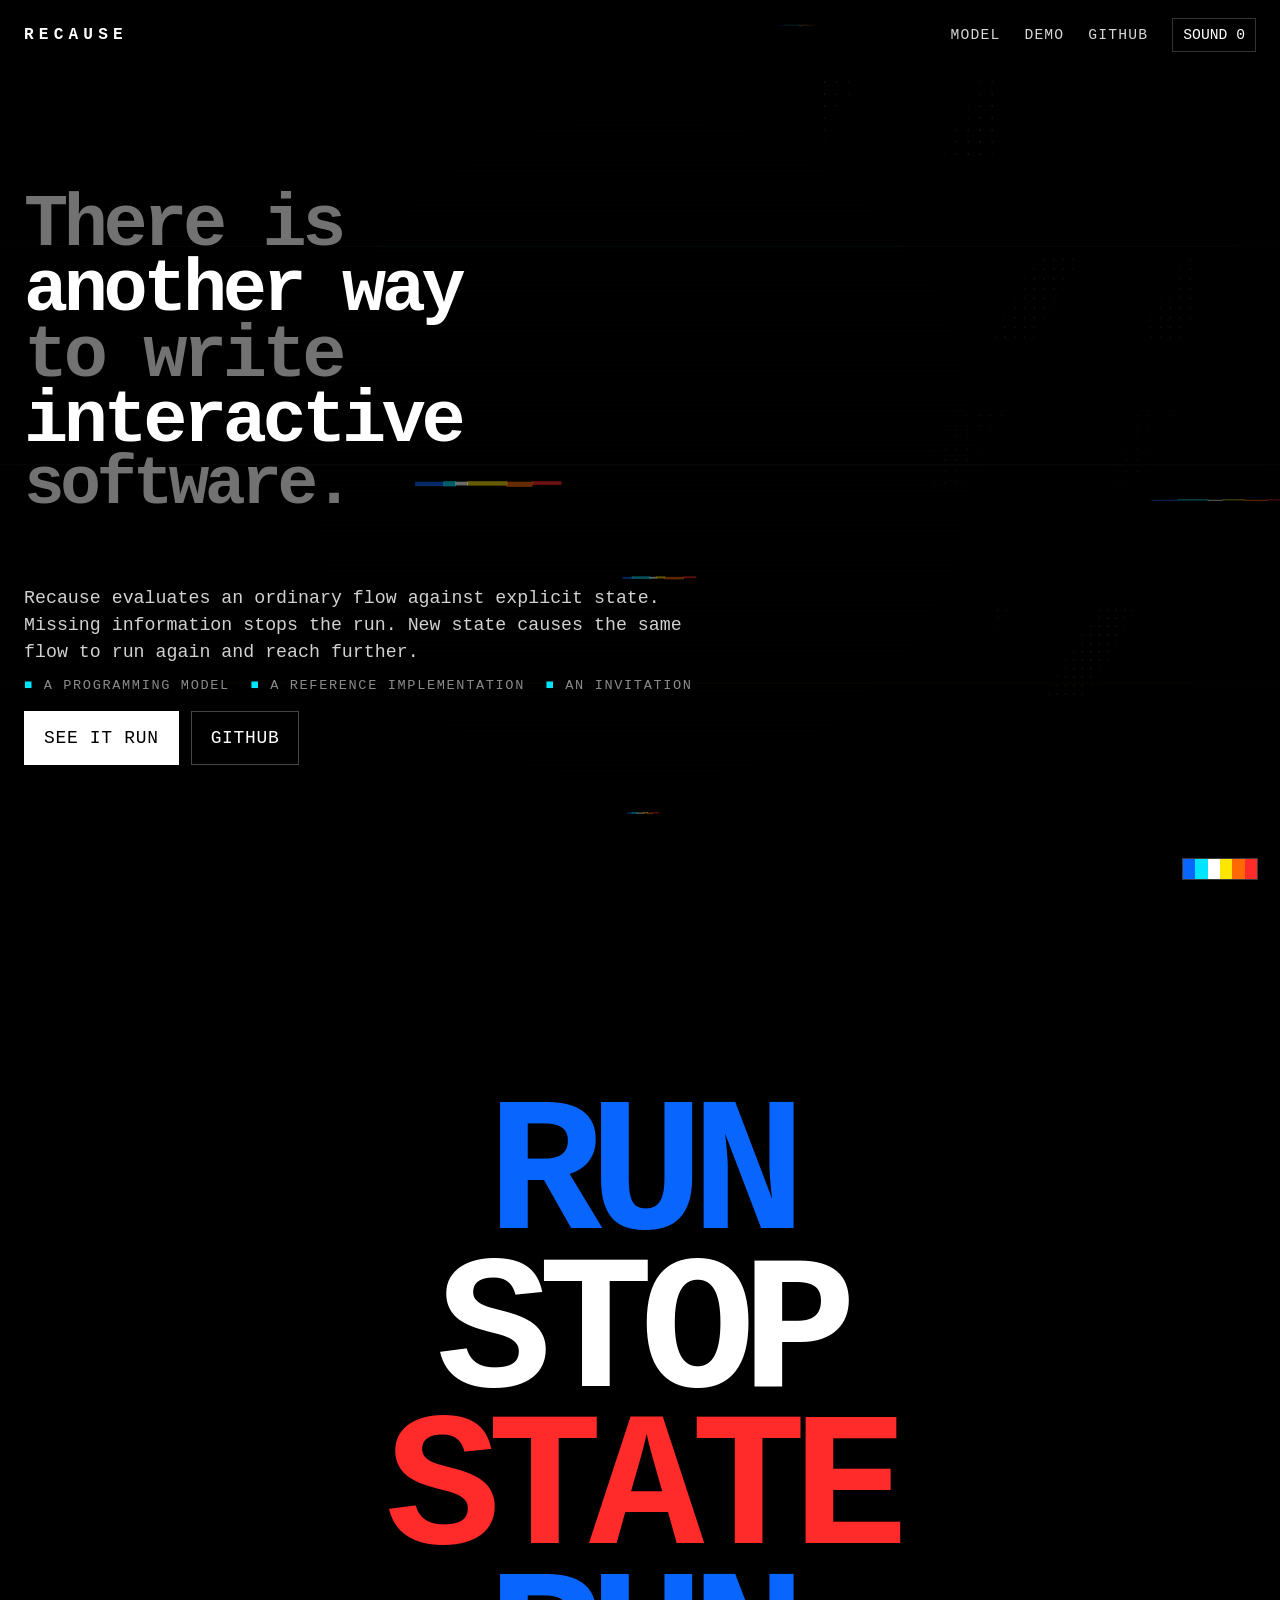
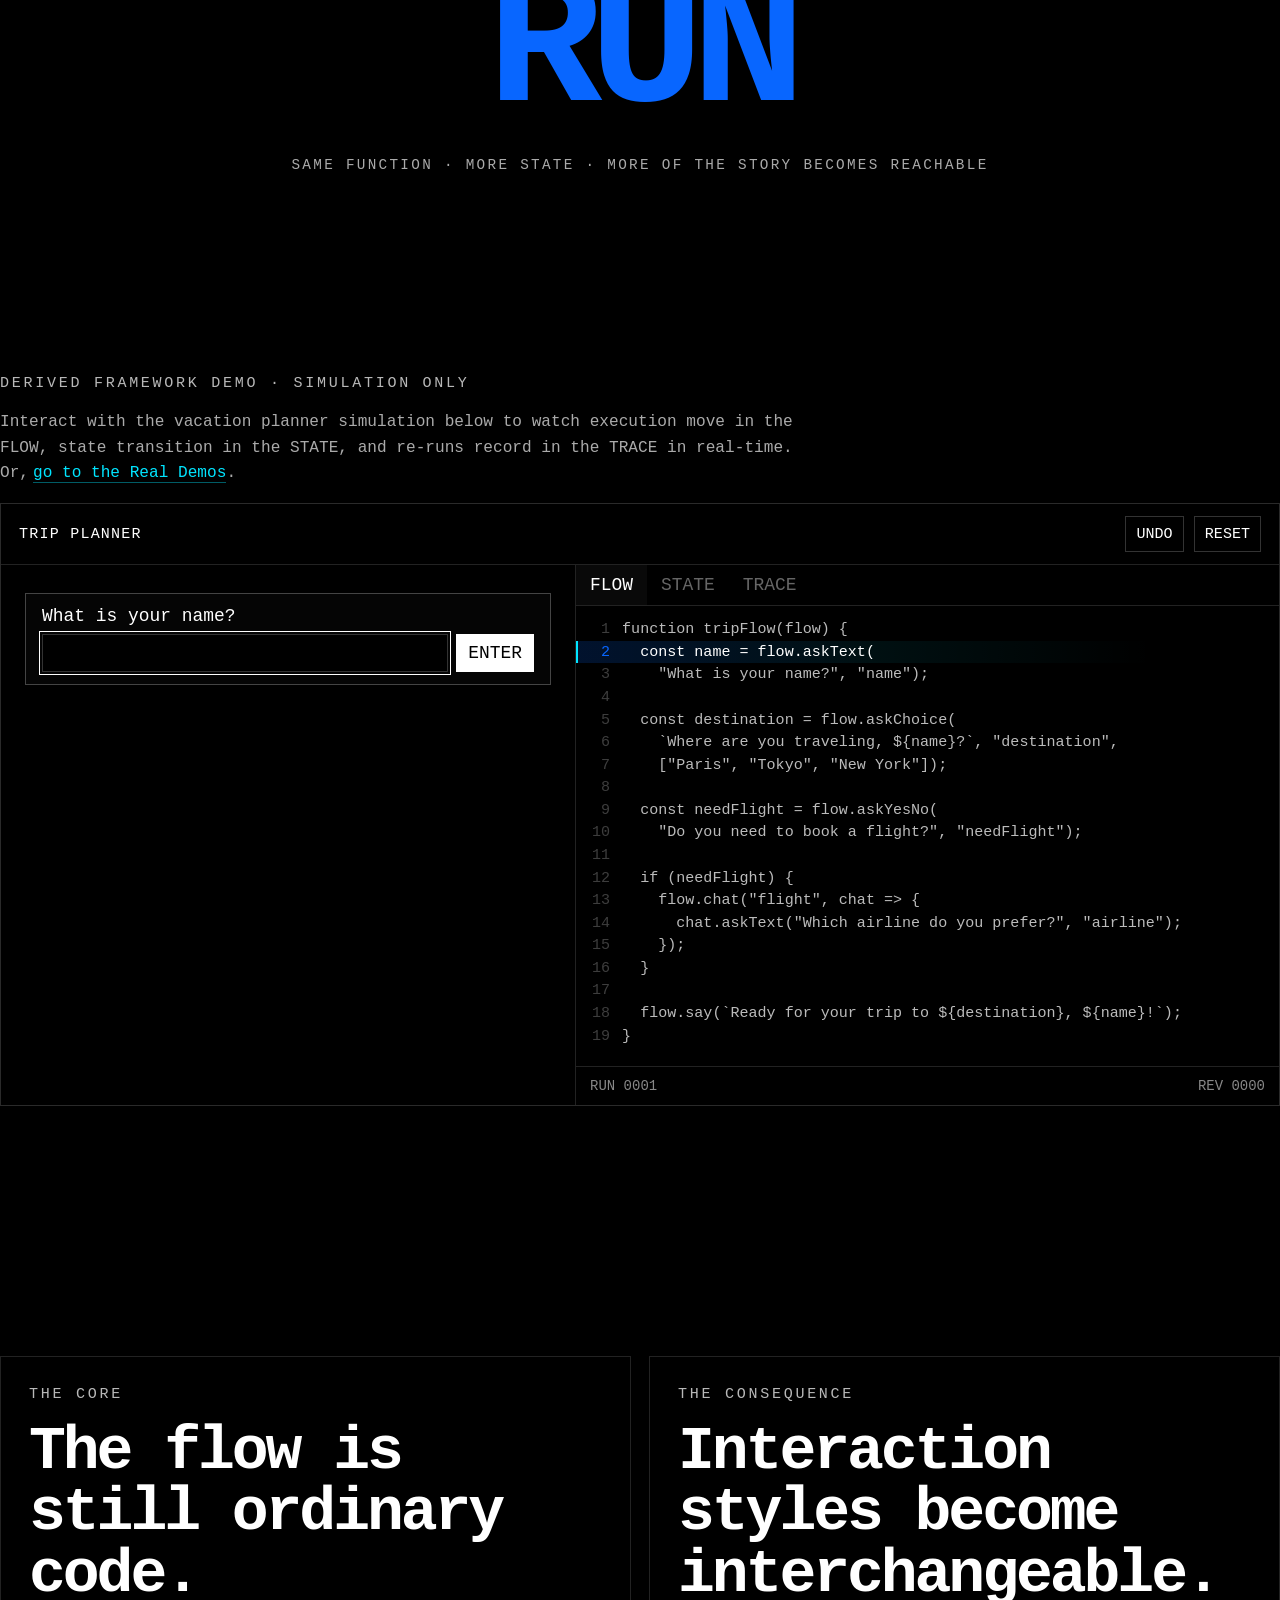
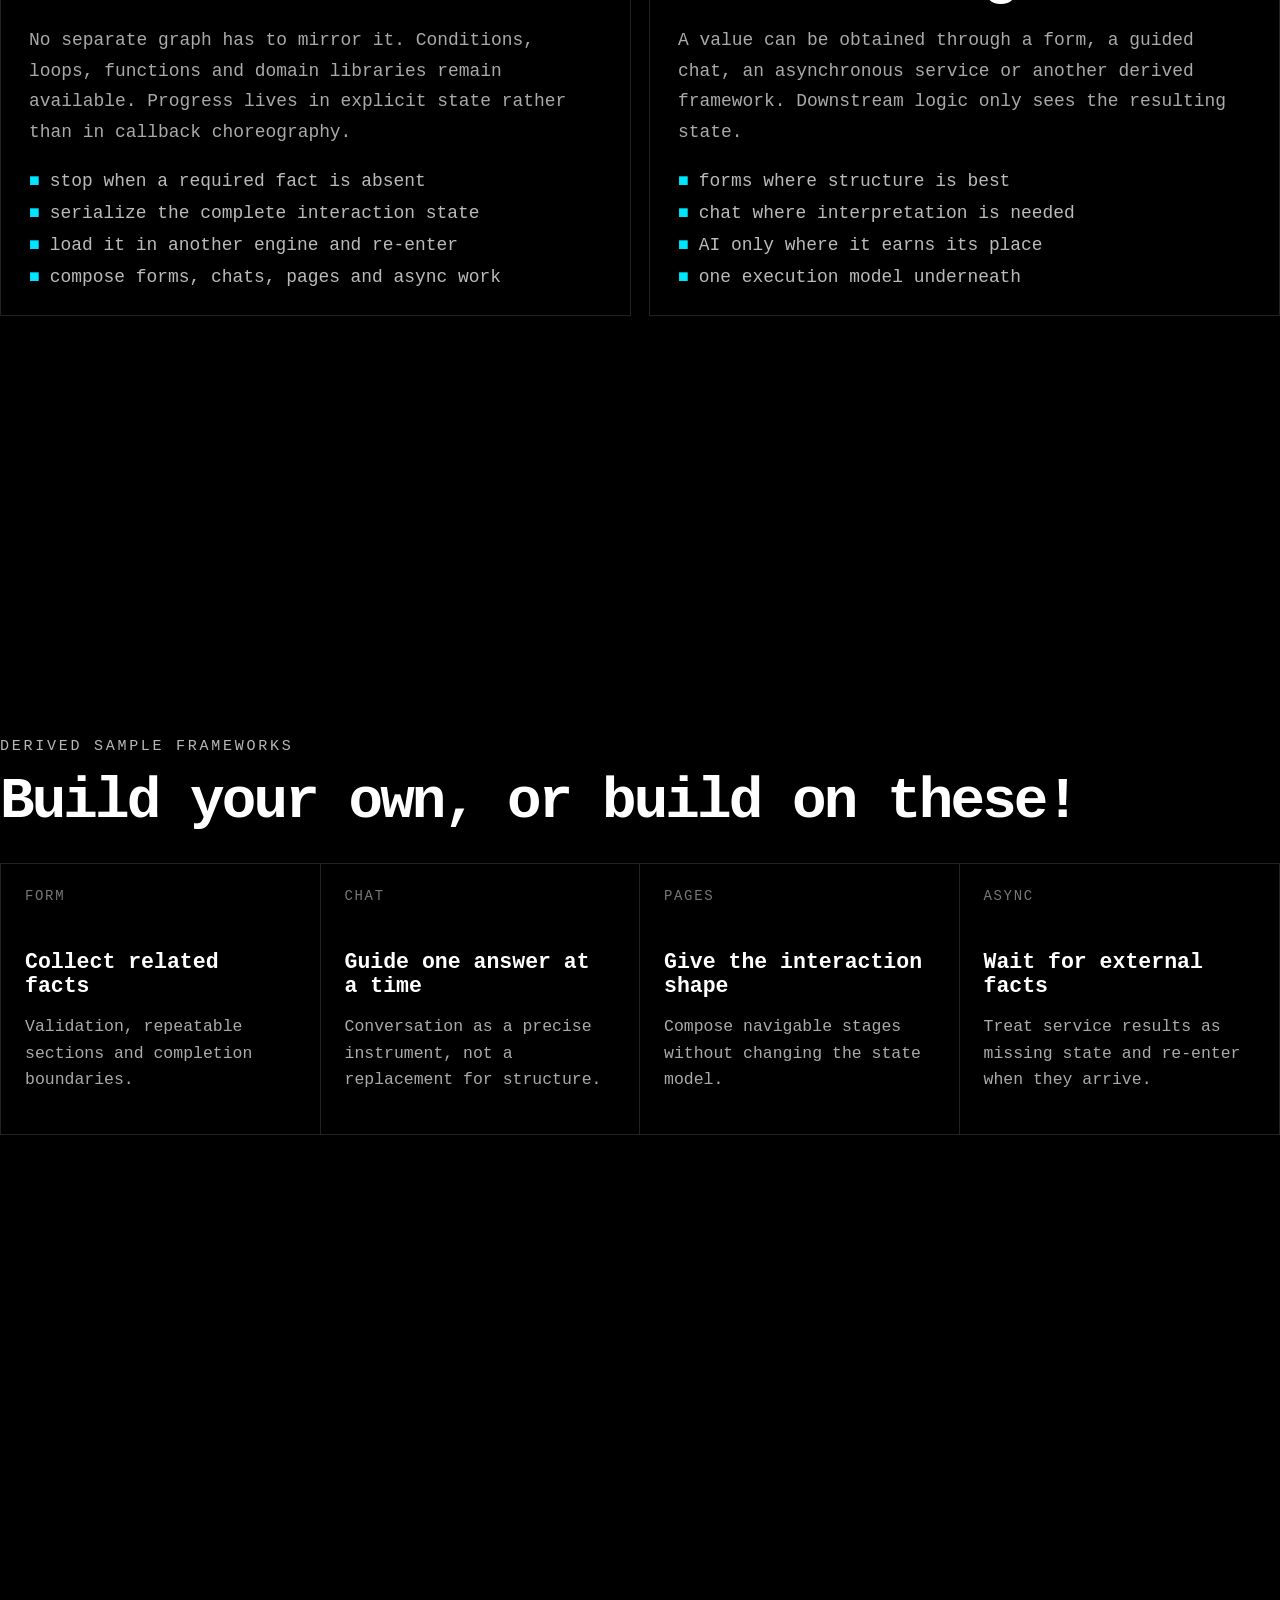
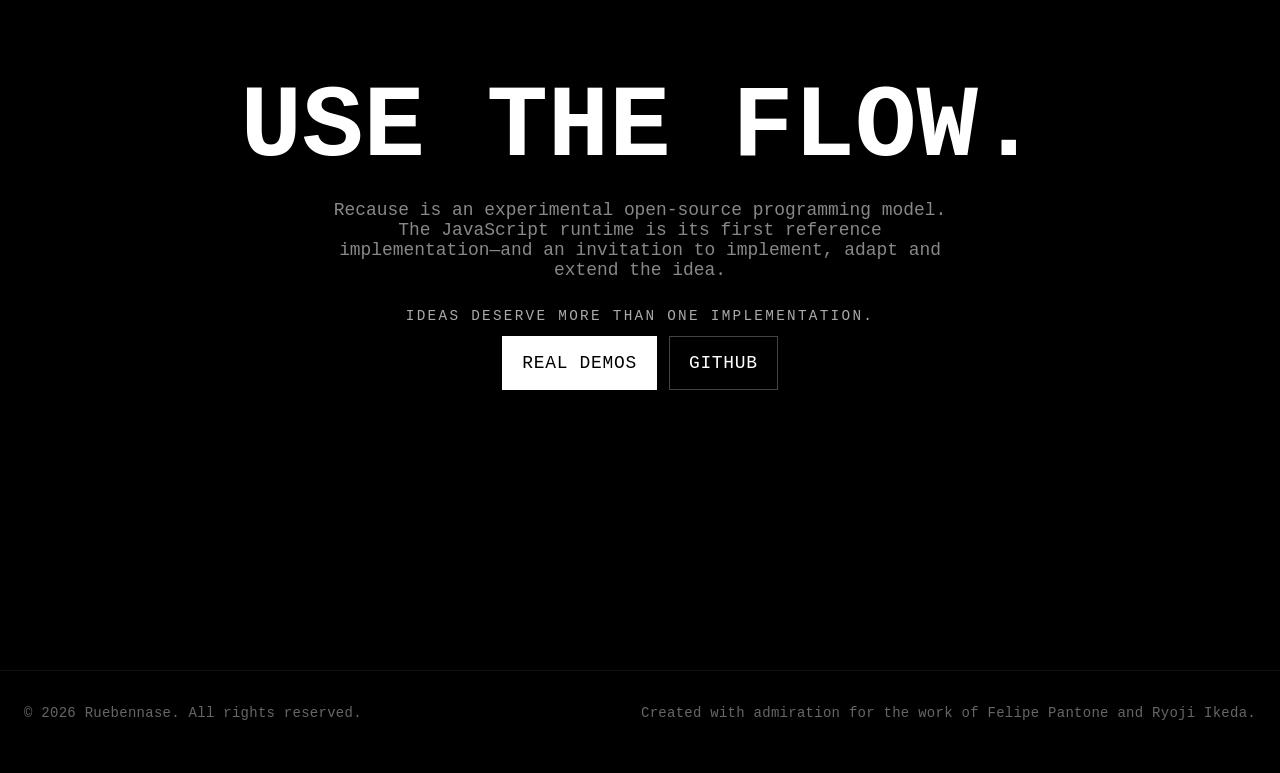
<file: index.html>
<!doctype html>
<html lang="en">
<!--

Recause

Motion explains the model.

© 2026 Ruebennase.
All rights reserved.

-->
<head>
<meta charset="utf-8">
<meta name="viewport" content="width=device-width, initial-scale=1">
<title>Recause — Another way to write interactive software</title>
<meta name="description" content="Recause is an experimental incremental execution runtime for interactive software.">
<link rel="canonical" href="https://recause.org/">
<link rel="icon" href="favicon.svg" type="image/svg+xml">
<link rel="icon" href="favicon-32.png" sizes="32x32" type="image/png">
<link rel="icon" href="favicon-16.png" sizes="16x16" type="image/png">
<link rel="shortcut icon" href="favicon.ico">
<link rel="apple-touch-icon" href="apple-touch-icon.png">
<meta name="theme-color" content="#000000">
<meta property="og:type" content="website">
<meta property="og:site_name" content="Recause">
<meta property="og:title" content="Recause — Another way to write interactive software">
<meta property="og:description" content="An experimental incremental execution runtime for interactive software.">
<meta property="og:url" content="https://recause.org/">
<meta name="twitter:card" content="summary">
<meta name="twitter:title" content="Recause — Another way to write interactive software">
<meta name="twitter:description" content="An experimental incremental execution runtime for interactive software.">
<style>
:root{
  --black:#000;
  --white:#fff;
  --gray-1:#b8b8b8;
  --gray-2:#666;
  --gray-3:#242424;
  --cyan:#00e5ff;
  --blue:#0866ff;
  --white:#ffffff;
  --yellow:#ffe600;
  --orange:#ff6a00;
  --red:#ff2a2a;
  --max:1420px;
  --mono:ui-monospace,SFMono-Regular,Menlo,Monaco,Consolas,"Liberation Mono","Courier New",monospace;
}
*{box-sizing:border-box}
html{scroll-behavior:smooth;background:#000;font-size:112%}
body{margin:0;background:#000;color:#fff;font-family:var(--mono);overflow-x:hidden}
a{color:inherit}
button,input{font:inherit}
canvas#field{position:fixed;inset:0;width:100%;height:100%;z-index:0;background:#000;pointer-events:none}
#scanlines{position:fixed;inset:0;z-index:1;pointer-events:none;background:repeating-linear-gradient(to bottom,rgba(255,255,255,.018) 0 1px,transparent 1px 5px);mix-blend-mode:screen;opacity:.22}
#vignette{position:fixed;inset:0;z-index:2;pointer-events:none;background:radial-gradient(circle at center,transparent 42%,rgba(0,0,0,.28) 80%,rgba(0,0,0,.78) 100%)}
body>header,body>main,body>footer{position:relative;z-index:3}
.wrap{width:min(calc(100% - 48px),var(--max));margin:0 auto}
header{position:fixed;top:0;left:0;right:0;z-index:30;padding:18px 0;background:linear-gradient(#000,transparent)}
nav{display:flex;justify-content:space-between;align-items:center;gap:24px}
.brand{font-size:.9rem;letter-spacing:.32em;text-decoration:none;font-weight:700}
.navlinks{display:flex;gap:24px;align-items:center;font-size:.82rem;letter-spacing:.08em}
.navlinks a{text-decoration:none;color:#d7d7d7}
.navlinks a:hover{color:#fff}
.ctrl{background:#000;border:1px solid #333;color:#fff;padding:8px 10px;cursor:pointer}
.ctrl:hover{border-color:#fff}
:where(a,button,input,[tabindex]):focus-visible{outline:2px solid var(--yellow);outline-offset:4px}
input:focus-visible{outline:2px solid #fff;outline-offset:2px}
.scene{min-height:100svh;display:grid;place-items:center;position:relative;padding:118px 0 86px;scroll-margin-top:0}
.scene-inner{width:100%}
.kicker{font-size:.84rem;letter-spacing:.18em;color:var(--gray-1);text-transform:uppercase;margin-bottom:18px}
.hero{min-height:100svh;display:grid;align-items:center;padding-top:96px;padding-bottom:48px}
.hero-grid{display:grid;grid-template-columns:minmax(0,1fr);align-items:center;transform:translateY(-54px)}
.pixel-title{display:grid;gap:18px;position:relative;max-width:980px}
.hero-copy{max-width:760px;margin-top:34px}
.hero h1 .hero-copyline:last-child{font-size:.92em}
.hero p{max-width:690px}
.hero-manifesto{max-width:760px}
.hero .cta{margin-top:18px}
.signal-logo.glitch .ghost-a{opacity:1;transform:translate(var(--gxa,7px),var(--gya,0));color:transparent;background:linear-gradient(90deg,var(--p1,var(--blue)) 0 13%,var(--p2,var(--cyan)) 13% 28%,var(--p3,#fff) 28% 45%,var(--p4,var(--yellow)) 45% 63%,var(--p5,var(--orange)) 63% 81%,var(--p6,var(--red)) 81% 100%);background-size:145% 100%;background-position:var(--bgx-a,20%) 0;-webkit-background-clip:text;background-clip:text;clip-path:inset(var(--c1,18%) 0 var(--c2,52%) 0);filter:brightness(1.55) saturate(1.25);mix-blend-mode:screen}
.signal-logo.glitch .ghost-b{opacity:.96;transform:translate(var(--gxb,-6px),var(--gyb,0));color:transparent;background:linear-gradient(90deg,var(--q1,var(--red)) 0 14%,var(--q2,var(--orange)) 14% 31%,var(--q3,var(--yellow)) 31% 47%,var(--q4,#fff) 47% 63%,var(--q5,var(--cyan)) 63% 81%,var(--q6,var(--blue)) 81% 100%);background-size:150% 100%;background-position:var(--bgx-b,75%) 0;-webkit-background-clip:text;background-clip:text;clip-path:inset(var(--c3,62%) 0 var(--c4,10%) 0);filter:brightness(1.6) saturate(1.3);mix-blend-mode:screen}
.hero-copyline{display:block;position:relative}
.hero-copyline.dim{color:#727272}
.hero-copyline.glitching::before,.hero-copyline.glitching::after{content:attr(data-text);position:absolute;inset:0;pointer-events:none;opacity:1;white-space:nowrap;filter:brightness(1.65)}
.hero-copyline.glitching::before{transform:translate(var(--txa,6px),var(--tya,0));color:transparent;background:linear-gradient(90deg,var(--p1,var(--blue)) 0 12%,var(--p2,var(--cyan)) 12% 28%,var(--p3,#fff) 28% 44%,var(--p4,var(--yellow)) 44% 61%,var(--p5,var(--orange)) 61% 80%,var(--p6,var(--red)) 80% 100%);background-size:155% 100%;background-position:var(--bgx-a,15%) 0;-webkit-background-clip:text;background-clip:text;clip-path:inset(var(--t1,22%) 0 var(--t2,58%) 0);mix-blend-mode:screen;filter:brightness(1.9) saturate(1.5)}
.hero-copyline.glitching::after{transform:translate(var(--txb,-7px),var(--tyb,0));color:transparent;background:linear-gradient(90deg,var(--q1,var(--red)) 0 13%,var(--q2,var(--orange)) 13% 30%,var(--q3,var(--yellow)) 30% 46%,var(--q4,#fff) 46% 62%,var(--q5,var(--cyan)) 62% 80%,var(--q6,var(--blue)) 80% 100%);background-size:160% 100%;background-position:var(--bgx-b,82%) 0;-webkit-background-clip:text;background-clip:text;clip-path:inset(var(--t3,70%) 0 var(--t4,8%) 0);mix-blend-mode:screen;filter:brightness(2.0) saturate(1.55)}
.hero h1{font-size:clamp(3.35rem,6.05vw,7.35rem);line-height:.89;letter-spacing:-.06em;margin:0;max-width:980px;font-weight:700;transform:translateY(-28px);padding-left:0}
.hero p{max-width:760px;color:#d1d1d1;font-size:1.08rem;line-height:1.56;margin:4px 0 0}.hero-manifesto{display:flex;flex-wrap:wrap;gap:.55rem 1.15rem;margin-top:12px;color:#8a8a8a;font-size:.76rem;letter-spacing:.12em;text-transform:uppercase}.hero-manifesto span::before{content:'■';color:var(--cyan);margin-right:.55rem}
.cta{display:flex;gap:12px;flex-wrap:wrap;margin-top:16px}
.btn{display:inline-flex;align-items:center;justify-content:center;min-height:54px;padding:14px 19px;border:1px solid #444;text-decoration:none;background:#000;color:#fff;letter-spacing:.04em}
.btn.primary{background:#fff;color:#000;border-color:#fff}
.btn:hover{transform:translateY(-1px)}
.big-sequence{font-size:clamp(4rem,15vw,13rem);line-height:.82;letter-spacing:-.07em;text-align:center;font-weight:700}
.seq-sub{margin-top:28px;text-align:center;color:#aaa;font-size:.8rem;letter-spacing:.16em;text-transform:uppercase}
.word-run{color:var(--blue)}.word-stop{color:#fff}.word-state{color:var(--red)}.word-rerun{color:var(--blue)}
.demo-intro-text{color:#aaa;font-size:.9rem;line-height:1.6;margin-bottom:16px;max-width:800px}
.demo-intro-text a{color:var(--cyan);text-decoration:none;border-bottom:1px solid rgba(0,229,255,0.4);margin-left:4px}
.demo-intro-text a:hover{color:#fff;border-bottom-color:#fff}
#demo{padding:65px 0 25px}
.demo-shell{border:1px solid #2a2a2a;background:#000}
.demo-top{display:flex;justify-content:space-between;align-items:center;padding:12px 18px;border-bottom:1px solid #222;font-size:.84rem;letter-spacing:.08em}
.demo-grid{display:grid;grid-template-columns:.9fr 1.1fr;height:540px}
.ui-pane{padding:20px 24px;border-right:1px solid #222;overflow-y:auto;min-height:0}
.inspect-pane{display:grid;grid-template-rows:auto minmax(0,1fr) auto;min-width:0;min-height:0}
.inspect-pane>div:nth-child(2){min-height:0;overflow:hidden}
.ui-title{font-size:1.2rem;margin:0 0 6px}.ui-copy{color:#aaa;font-size:.9rem;margin:0 0 24px}
.answers{display:grid;gap:8px}
.answered{border:1px solid #222;padding:8px 12px;background:#020202}
.answered .q{font-size:.74rem;color:#666;text-transform:uppercase;letter-spacing:.09em}.answered .a{margin-top:4px;font-size:0.96rem}
.question{border:1px solid #444;padding:12px 16px;margin-top:8px;background:#050505}
.question.chat{border-color:var(--cyan)}
.mode{font-size:.78rem;color:var(--yellow);letter-spacing:.12em;text-transform:uppercase;margin-bottom:10px}.question.chat .mode{color:var(--cyan)}
.question label{display:block;font-size:1rem;margin-bottom:8px}
.entry{display:flex;gap:8px}.entry input{flex:1;min-width:0;background:#000;border:1px solid #333;color:#fff;padding:8px 10px}.entry input:focus{outline:1px solid #fff}
.entry button,.choice{background:#fff;color:#000;border:0;padding:8px 12px;cursor:pointer}
.choice{width:100%;text-align:left;margin-top:6px}.choice:hover{background:var(--yellow)}
.done{border:1px solid var(--cyan);padding:12px 16px;color:#fff}.done strong{color:var(--cyan)}
.tabs{display:flex;border-bottom:1px solid #222}.tab{background:#000;color:#666;border:0;padding:10px 14px;cursor:pointer}.tab.active{color:#fff;background:#090909}
.pane{display:none;height:100%;overflow:hidden}.pane.active{display:block}
#pane-source{overflow:auto}#pane-state,#pane-trace{overflow-y:auto}
.code{margin:0;padding:12px 0;font-size:.84rem;line-height:1.5;counter-reset:line;min-width:0;width:100%;overflow:visible}
.line{display:grid;grid-template-columns:46px minmax(0,1fr);align-items:start;padding:0 24px 0 0;color:#bbb;min-height:1.5em}
.line:before{counter-increment:line;content:counter(line);text-align:right;padding-right:12px;color:#3d3d3d;user-select:none}
.source-text{display:block;white-space:pre;min-width:max-content}
.line.active{background:linear-gradient(90deg,rgba(8,102,255,.18),rgba(0,229,255,.07) 42%,transparent 82%);box-shadow:inset 2px 0 0 var(--cyan);color:#fff}
.line.active:before{color:var(--blue)}
.kw{color:var(--red)}
.fn{color:var(--cyan)}
.vr{color:#f2f2f2}
.obj{color:var(--blue)}
.meth{color:#f4f4f4}
.prompt{color:#e7dc72}
.key{color:var(--orange)}
.choice-text{color:#d8d8d8}
.tpl{color:#f4f4f4}
.interp{color:#f4f4f4}.interp-var{color:var(--orange)}
.num{color:var(--orange)}
.type{color:var(--blue)}
.cm{color:#666}
.statebox{padding:18px}.card{border:1px solid #222;padding:14px;margin-bottom:12px}.card .label{font-size:.78rem;color:#666;letter-spacing:.09em;text-transform:uppercase;margin-bottom:8px}.card pre{margin:0;color:#eee;font-size:.9rem;white-space:pre-wrap}
.trace{list-style:none;margin:0;padding:18px}.trace li{position:relative;padding:0 0 17px 20px;color:#bcbcbc;font-size:.84rem;line-height:1.52}.trace li:before{content:"";position:absolute;left:0;top:5px;width:7px;height:7px;background:var(--cyan)}.trace li:not(:last-child):after{content:"";position:absolute;left:3px;top:14px;bottom:2px;width:1px;background:#222}.trace-run{color:var(--blue)}.trace-stop{color:#fff}.trace-path{color:var(--orange)}.trace-state{color:var(--red)}.trace-complete{color:var(--cyan)}.trace-undo{color:var(--red)}.trace-dim{color:#777}
.inspect-foot{display:flex;justify-content:space-between;padding:11px 14px;border-top:1px solid #222;color:#888;font-size:.78rem}
.copy-block{display:grid;grid-template-columns:1fr 1fr;gap:18px}
.statement{border:1px solid #222;padding:28px;background:#000}.statement h2{font-size:clamp(2rem,4.8vw,5rem);line-height:1;letter-spacing:-.05em;margin:0 0 20px}.statement p{color:#aaa;line-height:1.7;max-width:58ch}.statement ul{list-style:none;padding:0;margin:24px 0 0;display:grid;gap:12px}.statement li{color:#bbb}.statement li:before{content:"■";color:var(--cyan);margin-right:10px}
.framework-strip{display:grid;grid-template-columns:repeat(4,1fr);border:1px solid #222}.fw{padding:24px;border-right:1px solid #222;min-height:210px}.fw:last-child{border-right:0}.fw .tag{font-size:.78rem;letter-spacing:.12em;color:#777}.fw h3{margin:46px 0 10px;font-size:1.2rem}.fw p{color:#aaa;font-size:.92rem;line-height:1.6}
.end{text-align:center}.end h2{font-size:clamp(3rem,8vw,8rem);line-height:.9;margin:0 0 26px}.end p{color:#888;max-width:620px;margin:0 auto 28px}
footer{padding:34px 0 52px;color:#666;font-size:.78rem;border-top:1px solid #111;letter-spacing:.02em}
.footer-row{display:flex;justify-content:space-between;align-items:center;gap:2rem;flex-wrap:wrap}.footer-note{font-size:.78rem;text-align:right}
@media (min-width:981px) and (max-height:940px){
  .hero{padding-top:82px;padding-bottom:32px}
  .hero h1{font-size:clamp(3.2rem,5.75vw,6.85rem)}
  .hero p{font-size:1.02rem;line-height:1.48;max-width:660px}
  .pixel-title{gap:14px}
  .hero-copy{margin-top:28px}
  .hero h1{transform:translateY(-24px);padding-left:0}
  .cta{margin-top:12px}
}
@media(max-width:980px){.demo-grid{grid-template-columns:1fr;height:auto}.ui-pane{border-right:0;border-bottom:1px solid #222;height:380px}.inspect-pane{height:380px}.copy-block{grid-template-columns:1fr}.framework-strip{grid-template-columns:1fr 1fr}.fw:nth-child(2){border-right:0}.fw:nth-child(-n+2){border-bottom:1px solid #222}.loopline{grid-template-columns:1fr}.arrow{transform:rotate(90deg);justify-self:center}}
@media(max-width:680px){html{font-size:100%}.navlinks{gap:10px}.navlinks a,.navlinks .ctrl{font-size:.74rem}.navlinks .ctrl{padding:6px 8px}.scene{padding:90px 0}.hero h1{font-size:3.2rem}.framework-strip{grid-template-columns:1fr}.fw{border-right:0;border-bottom:1px solid #222}.fw:last-child{border-bottom:0}.big-sequence{font-size:19vw}.demo-top{align-items:flex-start;gap:10px;flex-direction:column}.entry{flex-direction:column}.entry button{width:100%}}
body.ikeda-extreme #field{filter:contrast(1.42) brightness(1.52) saturate(1.22)}
body.ikeda-extreme .hero-copyline{text-shadow:0 0 18px rgba(255,255,255,.10)}
body.ikeda-apocalypse #field{filter:contrast(1.72) brightness(1.85) saturate(1.52)}
body.ikeda-apocalypse .hero-copyline{text-shadow:0 0 28px rgba(255,255,255,.25)}
body.ikeda-apocalypse main, body.ikeda-apocalypse header {animation:ikeda-shake .12s infinite alternate}
@keyframes ikeda-shake {
  0%{transform:translate(1px, 1px) rotate(0deg)}
  10%{transform:translate(-1px, -2px) rotate(-0.5deg)}
  20%{transform:translate(-3px, 0px) rotate(0.5deg)}
  30%{transform:translate(0px, 2px) rotate(0deg)}
  40%{transform:translate(1px, -1px) rotate(0.5deg)}
  50%{transform:translate(-1px, 2px) rotate(-0.5deg)}
  60%{transform:translate(-3px, 1px) rotate(0deg)}
  70%{transform:translate(2px, 1px) rotate(-0.5deg)}
  80%{transform:translate(-1px, -1px) rotate(0.5deg)}
  90%{transform:translate(2px, 2px) rotate(0deg)}
  100%{transform:translate(1px, -2px) rotate(-0.5deg)}
}
@media(prefers-reduced-motion:reduce){html{scroll-behavior:auto}}

/* MOTION instrument ----------------------------------------------------- */
.motion-gem{position:fixed;right:22px;bottom:20px;z-index:60;width:76px;height:22px;padding:0;border:1px solid #3a3a3a;background:#000;cursor:pointer;display:grid;grid-template-columns:repeat(6,1fr);box-shadow:0 0 0 1px #000;transition:border-color .16s ease,transform .16s ease}
.motion-gem:hover,.motion-gem[aria-expanded="true"]{border-color:#fff;transform:translateY(-1px)}
.motion-gem span{display:block;height:100%}.motion-gem span:nth-child(1){background:var(--blue)}.motion-gem span:nth-child(2){background:var(--cyan)}.motion-gem span:nth-child(3){background:#fff}.motion-gem span:nth-child(4){background:var(--yellow)}.motion-gem span:nth-child(5){background:var(--orange)}.motion-gem span:nth-child(6){background:var(--red)}
.motion-gem::before{content:"MOTION";position:absolute;right:calc(100% + 12px);top:50%;transform:translateY(-50%);color:#fff;font-size:.72rem;letter-spacing:.14em;opacity:0;pointer-events:none;transition:opacity .15s ease}
.motion-gem:hover::before,.motion-gem:focus-visible::before,.motion-gem[aria-expanded="true"]::before{opacity:1}
.motion-panel{position:fixed;right:22px;bottom:54px;z-index:59;width:min(430px,calc(100vw - 32px));max-height:calc(100svh - 92px);overflow:auto;border:1px solid #3a3a3a;background:rgba(0,0,0,.96);box-shadow:0 24px 80px rgba(0,0,0,.7);padding:20px;transform:translateY(12px);opacity:0;pointer-events:none;transition:transform .22s cubic-bezier(.2,.8,.2,1),opacity .18s ease}
.motion-panel.open{transform:translateY(0);opacity:1;pointer-events:auto}
.motion-panel-head{display:flex;align-items:center;justify-content:space-between;gap:18px;padding-bottom:14px;margin-bottom:18px;border-bottom:1px solid #242424}
.motion-panel-title{font-size:.88rem;letter-spacing:.16em}.motion-close{border:0;background:#000;color:#888;cursor:pointer;padding:2px 0;font-size:.8rem;letter-spacing:.1em}.motion-close:hover{color:#fff}
.motion-sub{margin:-7px 0 20px;color:#6f6f6f;font-size:.72rem;letter-spacing:.07em}
.motion-control{margin:0 0 18px}.motion-control-row{display:flex;justify-content:space-between;gap:15px;margin-bottom:8px;font-size:.76rem;letter-spacing:.09em}.motion-value{color:#999;font-variant-numeric:tabular-nums}
.motion-track{position:relative;height:24px;border-top:1px solid #2f2f2f;border-bottom:1px solid #171717;cursor:ew-resize;touch-action:none;background:repeating-linear-gradient(90deg,#151515 0 1px,transparent 1px 8.333%)}
.motion-track::before{content:"";position:absolute;left:0;top:8px;height:7px;width:calc(var(--value, .5)*100%);background:#fff}
.motion-track[data-tone="spectrum"]::before{background:linear-gradient(90deg,var(--blue),var(--cyan),#fff,var(--yellow),var(--orange),var(--red))}
.motion-track::after{content:"";position:absolute;left:calc(var(--value,.5)*100%);top:3px;width:2px;height:17px;background:var(--yellow);transform:translateX(-1px);box-shadow:0 0 10px rgba(255,230,0,.35)}
.motion-actions{display:grid;grid-template-columns:repeat(2,1fr);gap:8px;padding-top:4px}.motion-action{min-height:42px;border:1px solid #333;background:#000;color:#fff;cursor:pointer;letter-spacing:.09em;font-size:.72rem}.motion-action:hover{border-color:#fff}.motion-action.active{background:#fff;color:#000}
.motion-profile-output{position:absolute;left:-9999px}
body.motion-frozen .motion-gem{filter:saturate(.35)}
@media(max-width:680px){.motion-gem{right:14px;bottom:14px}.motion-panel{left:0;right:0;bottom:0;width:100%;max-height:76svh;border-left:0;border-right:0;border-bottom:0;padding:18px}.motion-gem::before{display:none}}

</style>
</head>
<body>
<canvas id="field" aria-hidden="true"></canvas><div id="scanlines" aria-hidden="true"></div><div id="vignette" aria-hidden="true"></div>
<header><div class="wrap"><nav><a class="brand" href="#top">RECAUSE</a><div class="navlinks"><a href="#model">MODEL</a><a href="#demo">DEMO</a><a class="keep" href="https://github.com/Ruebennase/Recause" target="_blank" rel="noreferrer">GITHUB</a><button class="ctrl" id="soundBtn" type="button" aria-pressed="false" aria-label="Toggle generated sound">SOUND 0</button></div></nav></div></header>
<main id="top">
<section class="scene hero"><div class="wrap hero-grid"><div class="pixel-title"><h1><span class="hero-copyline dim" data-text="There is">There is</span><span class="hero-copyline" data-text="another way">another way</span><span class="hero-copyline dim" data-text="to write">to write</span><span class="hero-copyline" data-text="interactive">interactive</span><span class="hero-copyline dim" data-text="software.">software.</span></h1><div class="hero-copy"><p>Recause evaluates an ordinary flow against explicit state. Missing information stops the run. New state causes the same flow to run again and reach further.</p><div class="hero-manifesto" aria-label="Recause positioning"><span>A programming model</span><span>A reference implementation</span><span>An invitation</span></div><div class="cta"><a class="btn primary" href="#demo">SEE IT RUN</a><a class="btn" href="https://github.com/Ruebennase/Recause" target="_blank" rel="noreferrer">GITHUB</a></div></div></div></div></section>
<section class="scene" id="model"><div class="wrap scene-inner"><div class="big-sequence"><span class="word-run">RUN</span><br><span class="word-stop">STOP</span><br><span class="word-state">STATE</span><br><span class="word-rerun">RUN</span></div><div class="seq-sub">same function · more state · more of the story becomes reachable</div></div></section>
<section class="scene" id="demo"><div class="wrap scene-inner"><div class="kicker">DERIVED FRAMEWORK DEMO · SIMULATION ONLY</div><p class="demo-intro-text">Interact with the vacation planner simulation below to watch execution move in the FLOW, state transition in the STATE, and re-runs record in the TRACE in real-time. Or,<a href="examples_home.html">go to the Real Demos</a>.</p><div class="demo-shell"><div class="demo-top"><span>TRIP PLANNER</span><span><button class="ctrl" id="undoBtn" type="button">UNDO</button> <button class="ctrl" id="resetBtn" type="button">RESET</button></span></div><div class="demo-grid"><section class="ui-pane"><div class="answers" id="conversation" aria-live="polite" aria-atomic="false"></div></section><section class="inspect-pane"><div class="tabs" role="tablist" aria-label="Runtime inspector"><button class="tab active" id="tab-source" data-tab="source" type="button" role="tab" aria-selected="true" aria-controls="pane-source">FLOW</button><button class="tab" id="tab-state" data-tab="state" type="button" role="tab" aria-selected="false" aria-controls="pane-state">STATE</button><button class="tab" id="tab-trace" data-tab="trace" type="button" role="tab" aria-selected="false" aria-controls="pane-trace">TRACE</button></div><div><div class="pane active" id="pane-source" role="tabpanel" aria-labelledby="tab-source"><pre class="code" id="source"></pre></div><div class="pane" id="pane-state" role="tabpanel" aria-labelledby="tab-state" hidden><div class="statebox"><div class="card"><div class="label">SERIALIZABLE STATE</div><pre id="stateJson">{}</pre></div><div class="card"><div class="label">CURRENT SUSPENSION</div><pre id="stopText">name</pre></div></div></div><div class="pane" id="pane-trace" role="tabpanel" aria-labelledby="tab-trace" hidden><ol class="trace" id="trace"></ol></div></div><div class="inspect-foot"><span id="runLabel">RUN 0001</span><span id="revLabel">REV 0000</span></div></section></div></div></div></section>
<section class="scene"><div class="wrap scene-inner copy-block"><article class="statement"><div class="kicker">THE CORE</div><h2>The flow is still ordinary code.</h2><p>No separate graph has to mirror it. Conditions, loops, functions and domain libraries remain available. Progress lives in explicit state rather than in callback choreography.</p><ul><li>stop when a required fact is absent</li><li>serialize the complete interaction state</li><li>load it in another engine and re-enter</li><li>compose forms, chats, pages and async work</li></ul></article><article class="statement"><div class="kicker">THE CONSEQUENCE</div><h2>Interaction styles become interchangeable.</h2><p>A value can be obtained through a form, a guided chat, an asynchronous service or another derived framework. Downstream logic only sees the resulting state.</p><ul><li>forms where structure is best</li><li>chat where interpretation is needed</li><li>AI only where it earns its place</li><li>one execution model underneath</li></ul></article></div></section>
<section class="scene"><div class="wrap scene-inner"><div class="kicker">DERIVED SAMPLE FRAMEWORKS</div><h2 style="margin: 12px 0 32px; font-size: clamp(2rem, 4.5vw, 3.8rem); font-weight: 700; letter-spacing: -0.05em; line-height: 1;">Build your own, or build on these!</h2><div class="framework-strip"><article class="fw"><div class="tag">FORM</div><h3>Collect related facts</h3><p>Validation, repeatable sections and completion boundaries.</p></article><article class="fw"><div class="tag">CHAT</div><h3>Guide one answer at a time</h3><p>Conversation as a precise instrument, not a replacement for structure.</p></article><article class="fw"><div class="tag">PAGES</div><h3>Give the interaction shape</h3><p>Compose navigable stages without changing the state model.</p></article><article class="fw"><div class="tag">ASYNC</div><h3>Wait for external facts</h3><p>Treat service results as missing state and re-enter when they arrive.</p></article></div></div></section>
<section class="scene end"><div class="wrap"><h2>USE THE FLOW.</h2><p>Recause is an experimental open-source programming model. The JavaScript runtime is its first reference implementation—and an invitation to implement, adapt and extend the idea.</p><div class="seq-sub">Ideas deserve more than one implementation.</div><div class="cta" style="justify-content:center"><a class="btn primary" href="examples_home.html">REAL DEMOS</a><a class="btn" href="https://github.com/Ruebennase/Recause" target="_blank" rel="noreferrer">GITHUB</a></div></div></section>
</main>

<button class="motion-gem" id="motionGem" type="button" aria-label="Open motion controls" aria-expanded="false" aria-controls="motionPanel"><span></span><span></span><span></span><span></span><span></span><span></span></button>
<aside class="motion-panel" id="motionPanel" aria-hidden="true" aria-label="Motion controls">
  <div class="motion-panel-head"><div class="motion-panel-title">MOTION</div><button class="motion-close" id="motionClose" type="button">CLOSE</button></div>
  <div class="motion-sub">Visualization parameters.</div>
  <div id="motionControls"></div>
  <div class="motion-actions">
    <button class="motion-action" id="motionReset" type="button">RESET</button>
    <button class="motion-action" id="motionRandom" type="button">RANDOMIZE</button>
    <button class="motion-action" id="motionFreeze" type="button">FREEZE</button>
    <button class="motion-action" id="motionCopy" type="button">COPY PROFILE</button>
  </div>
  <textarea class="motion-profile-output" id="motionProfileOutput" aria-hidden="true" tabindex="-1"></textarea>
</aside>

<footer><div class="wrap footer-row"><span>© 2026 Ruebennase. All rights reserved.</span><span class="footer-note">Created with admiration for the work of Felipe Pantone and Ryoji Ikeda.</span></div></footer>
<script>
(()=>{
if('scrollRestoration' in history) history.scrollRestoration='manual';
addEventListener('pageshow',()=>{if(!location.hash) scrollTo(0,0)});
addEventListener('DOMContentLoaded',()=>{
  const reduced=matchMedia('(prefers-reduced-motion: reduce)').matches;
  const sectionOffset=target=>target.id==='model'?64:0;
  const sectionTop=target=>target.id==='top'?0:target.getBoundingClientRect().top+scrollY+sectionOffset(target);
  let programmaticScroll=false;
  let settleTimer=0;

  function glideTo(target,updateHash=true){
    if(!target) return;
    programmaticScroll=true;
    scrollTo({top:sectionTop(target),behavior:reduced?'auto':'smooth'});
    if(updateHash&&target.id) history.replaceState(null,'','#'+target.id);
    clearTimeout(settleTimer);
    settleTimer=setTimeout(()=>{programmaticScroll=false},reduced?40:850);
  }

  document.querySelectorAll('a[href^="#"]').forEach(link=>link.addEventListener('click',event=>{
    const id=link.getAttribute('href');
    const target=id&&document.querySelector(id);
    if(!target) return;
    event.preventDefault();
    glideTo(target,true);
  }));

  // Magnetic settling: normal scrolling remains fully under the user's control.
  // When momentum ends close to a scene's intended resting position, the page
  // finishes the last few pixels with the same calm motion as anchor navigation.
  const scenes=[document.getElementById('top'),...document.querySelectorAll('main > .scene[id], main > .scene:not(.hero)')]
    .filter((node,index,array)=>node&&array.indexOf(node)===index);
  let scrollIdle=0;
  let previousY=scrollY;
  let scrollDirection=0;
  let magneticCooldownUntil=0;

  addEventListener('scroll',()=>{
    const yNow=scrollY;
    const delta=yNow-previousY;
    if(Math.abs(delta)>1) scrollDirection=Math.sign(delta);
    previousY=yNow;

    clearTimeout(scrollIdle);
    if(programmaticScroll||reduced||performance.now()<magneticCooldownUntil) return;

    scrollIdle=setTimeout(()=>{
      if(programmaticScroll||performance.now()<magneticCooldownUntil) return;

      const y=scrollY;
      const positions=scenes.map(scene=>({scene,top:sectionTop(scene)})).sort((a,b)=>a.top-b.top);
      const forwardThreshold=Math.min(innerHeight*.34,330);
      const backwardThreshold=Math.min(innerHeight*.28,270);
      let target=null;

      if(scrollDirection>0){
        target=positions.find(item=>item.top>y+3&&item.top-y<=forwardThreshold)||null;
      }else if(scrollDirection<0){
        for(let i=positions.length-1;i>=0;i--){
          const item=positions[i];
          if(item.top<y-3&&y-item.top<=backwardThreshold){target=item;break}
        }
      }

      // If movement was too small to establish a direction, still settle when
      // clearly close to a scene, but never from farther than a quarter viewport.
      if(!target){
        let nearest=null;
        let distance=Infinity;
        for(const item of positions){
          const d=Math.abs(item.top-y);
          if(d<distance){distance=d;nearest=item}
        }
        if(nearest&&distance>3&&distance<Math.min(innerHeight*.24,230)) target=nearest;
      }

      if(target){
        magneticCooldownUntil=performance.now()+1050;
        glideTo(target.scene,false);
      }
    },105);
  },{passive:true});
});
const C=document.getElementById('field'),X=C.getContext('2d',{alpha:false,desynchronized:true});let W,H,dpr=1,t=0,last=0,lastPaint=0,raf=0,staticDrawn=false;const reduce=matchMedia('(prefers-reduced-motion: reduce)').matches;let fieldShiftX=0,fieldShiftY=0,fieldTargetX=0,fieldTargetY=0,lastScrollY=scrollY;addEventListener('scroll',()=>{const dy=scrollY-lastScrollY;lastScrollY=scrollY;fieldTargetX=Math.max(-42,Math.min(42,fieldTargetX+dy*.16));fieldTargetY=Math.max(-34,Math.min(34,fieldTargetY+dy*.11))},{passive:true});
function size(){dpr=Math.min(devicePixelRatio||1,MOTION.maxDpr);W=innerWidth;H=innerHeight;C.width=Math.round(W*dpr);C.height=Math.round(H*dpr);C.style.width=W+'px';C.style.height=H+'px';X.setTransform(dpr,0,0,dpr,0,0);if(reduce){staticDrawn=false;requestAnimationFrame(draw)}}
const COLORS=['#0866ff','#00e5ff','#ffffff','#ffe600','#ff6a00','#ff2a2a'];
// Every streak keeps the fixed Recause spectrum order, but receives its own
// constrained composition. All six colours are always present; one may dominate.
const COLOR_ALPHA=[.94,.96,1.00,.94,.96,1.00];
function makeColorProfile(){
  const minimum=[.10,.10,.07,.09,.09,.09];
  const weights=minimum.map((m,i)=>m+Math.random()*(i===2?.08:.18));
  const dominant=Math.floor(Math.random()*6);
  weights[dominant]*=1.55+Math.random()*.85;
  // Red is allowed to be compact, but never visually absent.
  weights[5]=Math.max(weights[5],.105);
  const total=weights.reduce((a,b)=>a+b,0);
  return controlledProfile(weights.map(v=>v/total));
}

// Motion tuning lives here. Size classes are deliberately uneven: many tiny signals,
// fewer medium ones, and rare long sweeps. Keep FPS and DPR capped for laptop thermals.
// Motion explains the model.
const CONTROL_DEFAULTS={activity:.54,density:.52,flow:.50,thickness:.46,energy:.58,color:.50,sound:.62};
const CONTROL={...CONTROL_DEFAULTS,frozen:false};
function clamp01(v){return Math.max(0,Math.min(1,v))}
function normalizeProfile(p){const total=p.reduce((a,b)=>a+b,0)||1;return p.map(v=>v/total)}
function controlledProfile(profile){
  const cool=1.55-CONTROL.color*.80,hot=.75+CONTROL.color*.80;
  return normalizeProfile(profile.map((v,i)=>v*(i<2?cool:i===2?1:(hot*(i===5?1.06:1)))));
}
const MOTION={
  fps:30,
  maxDpr:1.25,
  flowCount:44,
  activeBias:1.15,
  sizeWeights:{micro:.68,medium:.25,large:.06,wide:.01},
  widths:{micro:[8,52],medium:[55,190],large:[200,430],wide:[.48,.86]},
  // Thickness has its own weighted distribution: mostly hairlines, with occasional
  // materially thicker bands. This creates depth without simply adding more objects.
  thicknessWeights:{hairline:.56,slim:.29,medium:.12,thick:.03},
  heights:{hairline:[.75,1.35],slim:[1.5,3.1],medium:[3.4,6.2],thick:[7.0,10.5]},
  kindHeightScale:{micro:.82,medium:1,large:1.22,wide:1.38},
  modelSparkBoost:1.85,
  speed:[.025,.115],
  visibleFor:[.055,.23],
  nextAfter:[.24,2.65],
  alpha:[.62,.96]
};
size();addEventListener('resize',size,{passive:true});
function range(a,b){return a+Math.random()*(b-a)}
function weightedSize(){const r=Math.random(),w=MOTION.sizeWeights;if(r<w.micro)return'micro';if(r<w.micro+w.medium)return'medium';if(r<w.micro+w.medium+w.large)return'large';return'wide'}
function weightedThickness(){const r=Math.random(),w=MOTION.thicknessWeights;if(r<w.hairline)return'hairline';if(r<w.hairline+w.slim)return'slim';if(r<w.hairline+w.slim+w.medium)return'medium';return'thick'}
function makeHeight(kind){const thickness=weightedThickness();return range(...MOTION.heights[thickness])*MOTION.kindHeightScale[kind]*(.52+CONTROL.thickness*1.18)}
let modelSceneActive=false;
const modelScene=document.getElementById('model');
if(modelScene&&'IntersectionObserver' in window){
  new IntersectionObserver(entries=>{modelSceneActive=entries.some(entry=>entry.isIntersecting&&entry.intersectionRatio>.28)},{threshold:[.28,.55]}).observe(modelScene);
}
function configureGlitch(g,initial=false){const kind=weightedSize();g.kind=kind;g.profile=makeColorProfile();g.y=Math.random();g.h=makeHeight(kind);g.v=range(...MOTION.speed)*(kind==='wide'?.55:kind==='large'?.75:1)*(.45+CONTROL.flow*1.45);g.strength=range(...MOTION.alpha);g.w=kind==='wide'?range(...MOTION.widths.wide)*W:range(...MOTION.widths[kind]);g.x=initial?Math.random()*W:-g.w;g.until=0;g.next=t+(initial?Math.random()*2.2:range(...MOTION.nextAfter)/(MOTION.activeBias*(.45+CONTROL.activity*1.7)));g.soundArmed=true;return g}
const fields=Array.from({length:4},(_,i)=>({x:.63+Math.random()*.29,y:.08+i*.19+Math.random()*.035,cols:15+Math.floor(Math.random()*15),rows:7+Math.floor(Math.random()*8),gap:8+Math.random()*4,phase:Math.random()*6.28,speed:.32+Math.random()*.45}));
const glitches=Array.from({length:MOTION.flowCount},(_,i)=>configureGlitch({ci:i%6},true));
let EXTREME_PROFILES=[makeColorProfile(),makeColorProfile(),makeColorProfile()];
function draw(now=0){if(reduce&&staticDrawn)return;if(!reduce)raf=requestAnimationFrame(draw);if(document.hidden)return;if(CONTROL.frozen){last=now;lastPaint=now;return}const frameMs=1000/MOTION.fps;if(!reduce&&now-lastPaint<frameMs)return;const dt=Math.min(80,now-last||frameMs);last=now;lastPaint=now;t+=reduce?0:dt*.001;fieldShiftX+=(fieldTargetX-fieldShiftX)*.075;fieldShiftY+=(fieldTargetY-fieldShiftY)*.075;fieldTargetX*=.88;fieldTargetY*=.88;X.fillStyle='#000';X.fillRect(0,0,W,H);const extreme=extremeActive(),apocalypse=apocalypseActive();
  // sparse pulse fields, mostly on the right
  fields.forEach((f,fi)=>{const pulse=.28+.72*(.5+.5*Math.sin(t*f.speed+f.phase));for(let r=0;r<f.rows;r++){for(let c=0;c<f.cols;c++){const wave=.5+.5*Math.sin(c*.41+r*.23+t*(.7+fi*.09)+f.phase);if(wave<.56)continue;const alpha=(wave-.56)*.19*pulse*(apocalypse?2.85:extreme?2.35:1)*(.35+CONTROL.density*1.55)*(.55+CONTROL.energy*.85);const xx=f.x*W+c*f.gap+fieldShiftX*(.45+fi*.14),yy=f.y*H+r*f.gap-fieldShiftY*(.55+fi*.12);X.fillStyle=`rgba(255,255,255,${alpha.toFixed(3)})`;X.fillRect(xx,yy,1.6,1.6)}}});
  // moving glitch signals; palette order is always blue → cyan → white → yellow → orange → red
  const activeGlitches=Math.max(8,Math.round(glitches.length*(.28+CONTROL.density*.72)));glitches.forEach((g,gi)=>{if(gi>=activeGlitches)return;g.x+=g.v*dt;if(g.x>W+g.w){configureGlitch(g);return}if(t>=g.next){g.until=t+range(...MOTION.visibleFor)*(g.kind==='wide'?.65:1)*(apocalypse?1.95:extreme?1.65:1)*(modelSceneActive?1.12:1);g.next=t+range(...MOTION.nextAfter)/(MOTION.activeBias*(.45+CONTROL.activity*1.7)*(apocalypse?4.8:extreme?3.4:1)*(modelSceneActive?MOTION.modelSparkBoost:1));g.y=Math.random();g.h=makeHeight(g.kind);g.strength=Math.min(1,range(...MOTION.alpha)*(apocalypse?1.35:extreme?1.22:1));g.soundArmed=true}if(t>g.until)return;if(g.soundArmed){g.soundArmed=false;if(Math.random()<(g.kind==='wide'?.9:g.kind==='large'?.42:.08))soundGlitch(g.kind,g.strength)}const y=g.y*H+fieldShiftY*.16;const gx=g.x+fieldShiftX*.10;const flick=(.82+.18*Math.random())*(apocalypse?1.62:extreme?1.42:1);const extremeScale=(apocalypse||extreme)?(g.kind==='wide'?1.28:g.kind==='large'?1.85:1.42):1;let cursor=gx;for(let k=0;k<6;k++){const segmentW=g.w*g.profile[k]*extremeScale;X.globalAlpha=Math.min(apocalypse?.99:extreme?.98:.94,(.58*COLOR_ALPHA[k])*g.strength*flick*(.48+CONTROL.energy*.90));X.fillStyle=COLORS[k];const layerH=Math.max(1,g.h*(.82+.16*((k+1)%3)));X.fillRect(cursor,y+(k%2?0:.5),Math.max(1,segmentW+.7),layerH);cursor+=segmentW}});
  // The RUN / STOP / STATE / RUN scene receives a denser local spark cadence.
  // These are tiny, short-lived accents rather than another permanent particle system.
  if(modelSceneActive&&!reduce){
    const burstChance=(apocalypse?.82:extreme?.65:.35)*(.42+CONTROL.activity*1.35)*(.55+CONTROL.density*.75);
    if(Math.random()<burstChance){
      if(sound&&Math.random()<.42)soundGlitch(Math.random()<.24?'large':'micro',.5);
      const count=Math.floor(range(apocalypse?5:3,apocalypse?10:7));
      const rect=modelScene.getBoundingClientRect();
      const minY=Math.max(0,rect.top),maxY=Math.min(H,rect.bottom);
      if(maxY>minY){
        for(let n=0;n<count;n++){
          const profile=makeColorProfile();
          const sw=range(60,apocalypse?380:extreme?320:200);
          const sy=range(minY,maxY);
          const sx=range(-sw,W);
          const sh=range(2.2,apocalypse?8.5:6.5);
          let cursor=sx;
          for(let k=0;k<6;k++){
            const segmentW=sw*profile[k];
            X.globalAlpha=Math.min(1,(apocalypse?.99:extreme?.98:.88)*COLOR_ALPHA[k]);
            X.fillStyle=COLORS[k];
            X.fillRect(cursor,sy+(k%2?0:.45),Math.max(1,segmentW+.5),sh*(.84+.12*((k+1)%3)));
            cursor+=segmentW;
          }
        }
      }
    }
  }
  // During the hidden IKEDA EXTREME profile, three broad structural signals become unmistakable.
  if(extreme||apocalypse){
    const et=(performance.now()-(apocalypse?apocalypseStartedAt:extremeStartedAt))*.001;
    for(let i=0;i<3;i++){
      const p=(et*(.13+i*.025)+i*.34)%1;
      const sx=-W*.42+p*W*1.72;
      const sy=H*(.18+i*.29);
      const sw=W*(.16+i*.065);
      const profile=EXTREME_PROFILES[i];
      let cursor=sx;
      for(let k=0;k<6;k++){
        const segmentW=sw*profile[k];
        X.globalAlpha=(.62*COLOR_ALPHA[k]);
        X.fillStyle=COLORS[k];
        X.fillRect(cursor,sy+(k%2),Math.max(1,segmentW+1),2+i);
        cursor+=segmentW;
      }
    }
  }
  // thin scan events
  for(let i=0;i<((apocalypse||extreme)?8:4);i++){const y=((t*(.015+i*.006)+i*.23)%1)*H;X.globalAlpha=(apocalypse||extreme)?.085:.04;X.fillStyle=COLORS[i%COLORS.length];X.fillRect(0,y,W,1)}
  X.globalAlpha=1;if(reduce)staticDrawn=true;}raf=requestAnimationFrame(draw);document.addEventListener('visibilitychange',()=>{if(!document.hidden){last=performance.now();lastPaint=0}});
// full-spectrum typographic glitches on the monumental headline
let extremeUntil=0,extremeStartedAt=0,apocalypseUntil=0,apocalypseStartedAt=0;
const extremeActive=()=>performance.now()<extremeUntil;
const apocalypseActive=()=>performance.now()<apocalypseUntil;
const headline=[...document.querySelectorAll('.hero-copyline')];
function rand(min,max){return min+Math.random()*(max-min)}
function typographicGlitch(){
  if(Math.random()<(.30+CONTROL.activity*.68))soundGlitch(Math.random()<.14?'large':'micro',.82);
  const palette=['var(--blue)','var(--cyan)','#fff','var(--yellow)','var(--orange)','var(--red)'];
  const rotate=(arr,n)=>arr.slice(n).concat(arr.slice(0,n));
  const direction=Math.random()<.5?1:-1;
  const count=extremeActive()?headline.length:(Math.random()<.36?2:1);
  const chosen=[...headline].sort(()=>Math.random()-.5).slice(0,count);

  chosen.forEach((line,index)=>{
    const aPalette=rotate(palette,Math.floor(Math.random()*palette.length));
    const bPalette=rotate([...palette].reverse(),Math.floor(Math.random()*palette.length));
    aPalette.forEach((c,i)=>line.style.setProperty(`--p${i+1}`,c));
    bPalette.forEach((c,i)=>line.style.setProperty(`--q${i+1}`,c));
    line.style.setProperty('--bgx-a',rand(0,100).toFixed(1)+'%');
    line.style.setProperty('--bgx-b',rand(0,100).toFixed(1)+'%');
    const mult=apocalypseActive()?3.4:extremeActive()?2.4:1;
    line.style.setProperty('--txa',(direction*rand(7,22)*mult*(index?-.7:1)).toFixed(1)+'px');
    line.style.setProperty('--txb',(-direction*rand(7,22)*mult*(index?-.7:1)).toFixed(1)+'px');
    line.style.setProperty('--tya',rand(-5,5).toFixed(1)+'px');
    line.style.setProperty('--tyb',rand(-5,5).toFixed(1)+'px');

    // Two independent horizontal slices. Most are narrow; some are broad and painful.
    const h1=Math.random()<.22?rand(18,38):rand(5,18);
    const top1=rand(0,92-h1);
    const h2=Math.random()<.18?rand(16,34):rand(4,15);
    const top2=rand(0,94-h2);
    line.style.setProperty('--t1',top1.toFixed(1)+'%');
    line.style.setProperty('--t2',(100-top1-h1).toFixed(1)+'%');
    line.style.setProperty('--t3',top2.toFixed(1)+'%');
    line.style.setProperty('--t4',(100-top2-h2).toFixed(1)+'%');
    line.classList.add('glitching');
  });

  const duration=95+Math.random()*185;
  setTimeout(()=>chosen.forEach(line=>line.classList.remove('glitching')),duration);

  // Occasional quick echo, offset to another line.
  if(Math.random()<.30){
    setTimeout(()=>{
      const echo=headline[Math.floor(Math.random()*headline.length)];
      echo.style.setProperty('--txa',(direction*rand(10,25)).toFixed(1)+'px');
      echo.style.setProperty('--txb',(-direction*rand(10,25)).toFixed(1)+'px');
      const eh=rand(4,13), et=rand(0,95-eh);
      echo.style.setProperty('--t1',et.toFixed(1)+'%');
      echo.style.setProperty('--t2',(100-et-eh).toFixed(1)+'%');
      echo.style.setProperty('--t3',Math.max(0,et-8).toFixed(1)+'%');
      echo.style.setProperty('--t4',Math.max(0,100-(et-8)-eh).toFixed(1)+'%');
      echo.classList.add('glitching');
      setTimeout(()=>echo.classList.remove('glitching'),48+Math.random()*68);
    },duration+35+Math.random()*90);
  }
  setTimeout(typographicGlitch,apocalypseActive()?80+Math.random()*420:extremeActive()?120+Math.random()*620:(1450-CONTROL.activity*1050)+Math.random()*(2600-CONTROL.activity*1500));
}
if(!reduce)setTimeout(typographicGlitch,380);
let sound=false,audio=null,lastSoundAt=0;
const soundBtn=document.getElementById('soundBtn');
soundBtn.onclick=async()=>{sound=!sound;soundBtn.textContent='SOUND '+(sound?1:0);soundBtn.setAttribute('aria-pressed',String(sound));if(sound&&!audio)audio=new (window.AudioContext||window.webkitAudioContext)();if(sound&&audio.state==='suspended')await audio.resume();if(sound)tick(620,.035,.050)};
function tick(freq=720,dur=.040,level=.048){if(!sound||!audio)return;level*=.35+CONTROL.sound*1.45;const now=audio.currentTime,o=audio.createOscillator(),g=audio.createGain();o.type='square';o.frequency.setValueAtTime(freq,now);g.gain.setValueAtTime(level,now);g.gain.exponentialRampToValueAtTime(.0001,now+dur);o.connect(g);g.connect(audio.destination);o.start(now);o.stop(now+dur)}
// Easter egg: click the RECAUSE wordmark seven times within 4 seconds.
// The page enters a brief, denser motion profile and then returns automatically.
(()=>{
  const brand=document.querySelector('.brand');
  if(!brand)return;
  let clicks=[];
  brand.addEventListener('click',()=>{
    const now=performance.now();
    clicks=clicks.filter(t=>now-t<4000);
    clicks.push(now);
    if(clicks.length<7)return;
    clicks=[];
    if(extremeActive()){
      apocalypseStartedAt=performance.now();apocalypseUntil=apocalypseStartedAt+15000;
      document.body.classList.add('ikeda-apocalypse');
      if(sound){tick(1200,.050,.08);setTimeout(()=>tick(800,.040,.07),55);setTimeout(()=>tick(1600,.030,.06),110)}
      setTimeout(()=>{if(!apocalypseActive())document.body.classList.remove('ikeda-apocalypse')},15100);
    } else {
      EXTREME_PROFILES=[makeColorProfile(),makeColorProfile(),makeColorProfile()];extremeStartedAt=performance.now();extremeUntil=extremeStartedAt+15000;
      document.body.classList.add('ikeda-extreme');
      if(sound){tick(980,.028,.065);setTimeout(()=>tick(660,.032,.060),55);setTimeout(()=>tick(1320,.024,.055),110)}
      setTimeout(()=>{if(!extremeActive())document.body.classList.remove('ikeda-extreme')},15100);
    }
  },true);
})();
function soundGlitch(kind='micro',strength=.7){if(!sound||!audio)return;const now=performance.now();const minGap=kind==='wide'?90:kind==='large'?120:175;if(now-lastSoundAt<minGap)return;lastSoundAt=now;
  const ctx=audio,dur=kind==='wide'?.085:kind==='large'?.055:.028,len=Math.max(64,Math.floor(ctx.sampleRate*dur)),buf=ctx.createBuffer(1,len,ctx.sampleRate),data=buf.getChannelData(0);for(let i=0;i<len;i++){const env=1-i/len;data[i]=(Math.random()*2-1)*env*(kind==='wide'?.22:.12)}
  const src=ctx.createBufferSource(),filter=ctx.createBiquadFilter(),gain=ctx.createGain();src.buffer=buf;filter.type='bandpass';filter.frequency.value=kind==='wide'?1050:kind==='large'?1650:2450;filter.Q.value=3.5;gain.gain.value=Math.min(.095,(.020+.036*strength)*(.35+CONTROL.sound*1.45));src.connect(filter);filter.connect(gain);gain.connect(ctx.destination);src.start();
  if(kind==='large'||kind==='wide')setTimeout(()=>tick(kind==='wide'?118:210,.030,.032),8)
}

// The motion instrument is intentionally small: six dimensions, live response, no backend.
(()=>{
  const gem=document.getElementById('motionGem'),panel=document.getElementById('motionPanel'),close=document.getElementById('motionClose'),host=document.getElementById('motionControls');
  const reset=document.getElementById('motionReset'),random=document.getElementById('motionRandom'),freeze=document.getElementById('motionFreeze'),copy=document.getElementById('motionCopy');
  const definitions=[
    ['activity','ACTIVITY'],['density','DENSITY'],['flow','FLOW'],['thickness','THICKNESS'],['energy','ENERGY'],['color','COLOR BALANCE','spectrum'],['sound','SOUND LEVEL']
  ];
  const storageKey='recause.motion.profile.v1';
  function openPanel(open){panel.classList.toggle('open',open);panel.setAttribute('aria-hidden',String(!open));gem.setAttribute('aria-expanded',String(open));if(open)panel.querySelector('[role="slider"]')?.focus()}
  gem.addEventListener('click',()=>openPanel(!panel.classList.contains('open')));close.addEventListener('click',()=>{openPanel(false);gem.focus()});
  document.addEventListener('keydown',e=>{if(e.key==='Escape'&&panel.classList.contains('open')){openPanel(false);gem.focus()}});
  function persist(){try{localStorage.setItem(storageKey,JSON.stringify(definitions.reduce((o,[k])=>(o[k]=CONTROL[k],o),{})))}catch(_){}}
  function load(){try{const p=JSON.parse(localStorage.getItem(storageKey)||'null');if(p)definitions.forEach(([k])=>{if(Number.isFinite(p[k]))CONTROL[k]=clamp01(p[k])})}catch(_){}}
  function emitControlSpark(){if(!glitches?.length)return;const g=glitches[Math.floor(Math.random()*glitches.length)];configureGlitch(g);g.x=W*.62;g.y=.80+Math.random()*.12;g.until=t+.18;g.next=t+1.2}
  function setValue(key,value,announce=true){CONTROL[key]=clamp01(value);const track=host.querySelector(`[data-key="${key}"]`);if(track){track.style.setProperty('--value',CONTROL[key]);track.setAttribute('aria-valuenow',Math.round(CONTROL[key]*100));track.closest('.motion-control').querySelector('.motion-value').textContent=String(Math.round(CONTROL[key]*100)).padStart(3,'0')}if(announce){persist();emitControlSpark()}}
  function bindTrack(track,key){
    const update=e=>{const r=track.getBoundingClientRect();setValue(key,(e.clientX-r.left)/r.width)};
    track.addEventListener('pointerdown',e=>{track.setPointerCapture(e.pointerId);update(e)});track.addEventListener('pointermove',e=>{if(track.hasPointerCapture(e.pointerId))update(e)});
    track.addEventListener('keydown',e=>{let step=e.shiftKey?.1:.025;if(e.key==='ArrowLeft'||e.key==='ArrowDown'){e.preventDefault();setValue(key,CONTROL[key]-step)}if(e.key==='ArrowRight'||e.key==='ArrowUp'){e.preventDefault();setValue(key,CONTROL[key]+step)}if(e.key==='Home'){e.preventDefault();setValue(key,0)}if(e.key==='End'){e.preventDefault();setValue(key,1)}});
  }
  load();
  definitions.forEach(([key,label,tone])=>{const c=document.createElement('div');c.className='motion-control';c.innerHTML=`<div class="motion-control-row"><span>${label}</span><span class="motion-value">${String(Math.round(CONTROL[key]*100)).padStart(3,'0')}</span></div><div class="motion-track" data-key="${key}" ${tone?`data-tone="${tone}"`:''} role="slider" tabindex="0" aria-label="${label}" aria-valuemin="0" aria-valuemax="100" aria-valuenow="${Math.round(CONTROL[key]*100)}" style="--value:${CONTROL[key]}"></div>`;host.appendChild(c);bindTrack(c.querySelector('.motion-track'),key)});
  reset.addEventListener('click',()=>{definitions.forEach(([k])=>setValue(k,CONTROL_DEFAULTS[k],false));persist();emitControlSpark()});
  random.addEventListener('click',()=>{definitions.forEach(([k])=>{const center=CONTROL_DEFAULTS[k];setValue(k,clamp01(center+(Math.random()-.5)*.72),false)});persist();emitControlSpark();soundGlitch('large',.8)});
  freeze.addEventListener('click',()=>{CONTROL.frozen=!CONTROL.frozen;document.body.classList.toggle('motion-frozen',CONTROL.frozen);freeze.classList.toggle('active',CONTROL.frozen);freeze.textContent=CONTROL.frozen?'RESUME':'FREEZE'});
  copy.addEventListener('click',async()=>{const profile=JSON.stringify(definitions.reduce((o,[k])=>(o[k]=Number(CONTROL[k].toFixed(2)),o),{}),null,2);try{await navigator.clipboard.writeText(profile);copy.textContent='COPIED';setTimeout(()=>copy.textContent='COPY PROFILE',1200)}catch(_){const out=document.getElementById('motionProfileOutput');out.value=profile;out.select();document.execCommand('copy')}});
})();

const src=[
  'function tripFlow(flow) {',
  '  const name = flow.askText(',
  '    "What is your name?", "name");',
  '',
  '  const destination = flow.askChoice(',
  '    `Where are you traveling, ${name}?`, "destination",',
  '    ["Paris", "Tokyo", "New York"]);',
  '',
  '  const needFlight = flow.askYesNo(',
  '    "Do you need to book a flight?", "needFlight");',
  '',
  '  if (needFlight) {',
  '    flow.chat("flight", chat => {',
  '      chat.askText("Which airline do you prefer?", "airline");',
  '    });',
  '  }',
  '',
  '  flow.say(`Ready for your trip to ${destination}, ${name}!`);',
  '}'
];
const conv=document.getElementById('conversation'),source=document.getElementById('source'),stateEl=document.getElementById('stateJson'),stopEl=document.getElementById('stopText'),traceEl=document.getElementById('trace'),runEl=document.getElementById('runLabel'),revEl=document.getElementById('revLabel');let state={},hist=[{}],idx=0,runs=0,active=2,stop='name',trace=[];let animTimeout=null;
function esc(s){return String(s).replace(/[&<>"']/g,m=>({'&':'&amp;','<':'&lt;','>':'&gt;','"':'&quot;',"'":'&#39;'}[m]))}
function renderCode(){source.innerHTML=src.map((l,i)=>`<span class="line${i+1===active?' active':''}"><span class="source-text">${l||' '}</span></span>`).join('');const current=source.querySelector('.line.active');const pane=document.getElementById('pane-source');if(current&&pane&&pane.classList.contains('active')){const top=current.offsetTop;const bottom=top+current.offsetHeight;if(top<pane.scrollTop)pane.scrollTop=top;else if(bottom>pane.scrollTop+pane.clientHeight)pane.scrollTop=bottom-pane.clientHeight}}
function answered(q,a){const d=document.createElement('div');d.className='answered';d.innerHTML=`<div class="q">${esc(q)}</div><div class="a">${esc(a)}</div>`;conv.appendChild(d);conv.parentElement.scrollTop=conv.parentElement.scrollHeight}
class Stop extends Error{constructor(path,line){super('Stop');this.path=path;this.line=line}}
function makeRecorder(eventsList){
  return {
    askText: (q, p) => {
      const line = 2;
      if (state[p] !== undefined) {
        eventsList.push({ type: 'answered', q, a: state[p], line, path: p });
        return state[p];
      }
      eventsList.push({ type: 'ask_text', q, line, path: p });
      throw new Stop(p, line);
    },
    askChoice: (q, p, opts) => {
      const line = 5;
      if (state[p] !== undefined) {
        eventsList.push({ type: 'answered', q, a: state[p], line, path: p });
        return state[p];
      }
      eventsList.push({ type: 'ask_choice', q, opts, line, path: p });
      throw new Stop(p, line);
    },
    askYesNo: (q, p) => {
      const line = 9;
      if (state[p] !== undefined) {
        eventsList.push({ type: 'answered', q, a: state[p] ? 'Yes' : 'No', line, path: p });
        return state[p];
      }
      eventsList.push({ type: 'ask_yesno', q, line, path: p });
      throw new Stop(p, line);
    },
    chat: (id, cb) => {
      eventsList.push({ type: 'highlight_only', line: 13 });
      cb({
        askText: (q, p) => {
          const line = 14;
          const fullPath = id + '.' + p;
          if (state[fullPath] !== undefined) {
            eventsList.push({ type: 'answered', q, a: state[fullPath], line, path: fullPath });
            return state[fullPath];
          }
          eventsList.push({ type: 'ask_text', q, line, path: fullPath });
          throw new Stop(fullPath, line);
        }
      });
    },
    say: m => {
      const line = 18;
      eventsList.push({ type: 'say', message: m, line });
    }
  };
}
function flow(f){const name=f.askText('What is your name?','name');const destination=f.askChoice(`Where are you traveling, ${name}?`,'destination',['Paris','Tokyo','New York']);const needFlight=f.askYesNo('Do you need to book a flight?','needFlight');if(needFlight)f.chat('flight',chat=>chat.askText('Which airline do you prefer?','airline'));f.say(`Ready for your trip to ${destination}, ${name}!`)}
function run(reason='initial'){
  if(animTimeout){clearTimeout(animTimeout);animTimeout=null}
  runs++;conv.innerHTML='';stop=null;
  const events=[];
  try{flow(makeRecorder(events));trace.push({type:'complete',run:runs,rev:idx})}catch(e){if(!(e instanceof Stop))throw e;trace.push({type:'stop',run:runs,rev:idx,path:e.path,line:e.line})}
  document.getElementById('undoBtn').disabled=true;
  document.getElementById('resetBtn').disabled=true;
  let stepIdx=0;
  function nextStep(){
    if(stepIdx>=events.length){
      document.getElementById('undoBtn').disabled=idx===0;
      document.getElementById('resetBtn').disabled=false;
      renderPanelInfo();
      return;
    }
    const ev=events[stepIdx];
    active=ev.line;
    renderCode();
    if(ev.type==='answered'){
      answered(ev.q,ev.a);
      tick(880,.035,.04);
      stepIdx++;
      animTimeout=setTimeout(nextStep,250);
    }else if(ev.type==='highlight_only'){
      stepIdx++;
      animTimeout=setTimeout(nextStep,250);
    }else if(ev.type==='say'){
      stop=null;
      const d=document.createElement('div');
      d.className='done';
      d.innerHTML=`<div style="font-size:1.05rem;line-height:1.5">${esc(ev.message)}</div>`;
      conv.appendChild(d);
      conv.parentElement.scrollTop=conv.parentElement.scrollHeight;
      tick(600,.08,.06);
      stepIdx++;
      animTimeout=setTimeout(nextStep,250);
    }else{
      stop=ev.path;
      renderPanelInfo();
      const d=document.createElement('div');
      d.className='question';
      if(ev.type==='ask_text'){
        const inputId='answer-'+ev.path.replace(/[^a-zA-Z0-9_-]/g,'-');
        d.innerHTML=`<label for="${inputId}">${esc(ev.q)}</label><div class="entry"><input id="${inputId}" autocomplete="off"><button type="button">ENTER</button></div>`;
        conv.appendChild(d);
        const inp=d.querySelector('input'),btn=d.querySelector('button');
        const save=()=>{const v=inp.value.trim();if(!v)return inp.focus();commit(ev.path,v)};
        btn.onclick=save;inp.onkeydown=e=>{if(e.key==='Enter')save()};
        setTimeout(()=>{try{inp.focus({preventScroll:true})}catch(_){inp.focus()}},0);
      }else if(ev.type==='ask_choice'){
        d.innerHTML=`<label>${esc(ev.q)}</label>`;
        ev.opts.forEach(o=>{
          const b=document.createElement('button');
          b.className='choice';
          b.textContent=o;
          b.onclick=()=>commit(ev.path,o);
          d.appendChild(b);
        });
        conv.appendChild(d);
      }else if(ev.type==='ask_yesno'){
        d.innerHTML=`<label>${esc(ev.q)}</label>`;
        [['YES',true],['NO',false]].forEach(([lab,val])=>{
          const b=document.createElement('button');
          b.className='choice';
          b.textContent=lab;
          b.onclick=()=>commit(ev.path,val);
          d.appendChild(b);
        });
        conv.appendChild(d);
      }
      conv.parentElement.scrollTop=conv.parentElement.scrollHeight;
      tick(420,.045,.045);
      document.getElementById('undoBtn').disabled=idx===0;
      document.getElementById('resetBtn').disabled=false;
    }
  }
  active=1;
  renderCode();
  animTimeout=setTimeout(nextStep,250);
}
function commit(p,v){state={...state,[p]:v};hist=hist.slice(0,idx+1);hist.push(state);idx++;trace.push({type:'state',rev:idx,path:p});run('change')}
function traceMarkup(entry){
  const run=n=>String(n).padStart(4,'0');
  const rev=n=>String(n).padStart(4,'0');
  if(entry.type==='stop')return `<span class="trace-run">RUN ${run(entry.run)}</span> <span class="trace-dim">/ READ STATE</span><br><span class="trace-stop">STOP</span> <span class="trace-dim">/ REQUIRED VALUE</span> <span class="trace-path">${esc(entry.path)}</span> <span class="trace-dim">IS MISSING / LINE ${entry.line}</span>`;
  if(entry.type==='complete')return `<span class="trace-run">RUN ${run(entry.run)}</span> <span class="trace-dim">/ READ STATE</span><br><span class="trace-complete">COMPLETE</span> <span class="trace-dim">/ FLOW REACHED END</span>`;
  if(entry.type==='state')return `<span class="trace-state">STATE REV ${rev(entry.rev)}</span> <span class="trace-dim">/ VALUE</span> <span class="trace-path">${esc(entry.path)}</span> <span class="trace-dim">RECORDED</span>`;
  if(entry.type==='undo')return `<span class="trace-undo">UNDO</span> <span class="trace-dim">/ RESTORE</span> <span class="trace-state">STATE REV ${rev(entry.rev)}</span>`;
  return esc(String(entry));
}
function renderPanelInfo(){
  stateEl.textContent=JSON.stringify(state,null,2);
  stopEl.textContent=stop?`STOP / ${stop} is missing`:'COMPLETE / no suspension';
  runEl.textContent='RUN '+String(runs).padStart(4,'0');
  revEl.textContent='REV '+String(idx).padStart(4,'0');
  traceEl.innerHTML=trace.map(x=>`<li>${traceMarkup(x)}</li>`).join('');
  const paneTrace=document.getElementById('pane-trace');
  if(paneTrace)paneTrace.scrollTop=paneTrace.scrollHeight;
  const metric=document.getElementById('heroMetric');
  if(metric)metric.textContent='RUN '+String(runs).padStart(4,'0');
}
document.getElementById('undoBtn').onclick=()=>{if(idx===0||document.getElementById('undoBtn').disabled)return;idx--;state={...hist[idx]};trace.push({type:'undo',rev:idx});run('undo')};
document.getElementById('resetBtn').onclick=()=>{if(document.getElementById('resetBtn').disabled)return;state={};hist=[{}];idx=0;runs=0;trace=[];run()};
const inspectorTabs=[...document.querySelectorAll('.tab')];
function selectInspectorTab(b){
  inspectorTabs.forEach(x=>{const selected=x===b;x.classList.toggle('active',selected);x.setAttribute('aria-selected',String(selected));x.tabIndex=selected?0:-1});
  document.querySelectorAll('.pane').forEach(p=>{const selected=p.id==='pane-'+b.dataset.tab;p.classList.toggle('active',selected);p.hidden=!selected});
}
inspectorTabs.forEach((b,i)=>{
  b.onclick=()=>selectInspectorTab(b);
  b.onkeydown=e=>{
    if(!['ArrowLeft','ArrowRight','Home','End'].includes(e.key))return;
    e.preventDefault();
    let next=i;
    if(e.key==='ArrowLeft')next=(i-1+inspectorTabs.length)%inspectorTabs.length;
    if(e.key==='ArrowRight')next=(i+1)%inspectorTabs.length;
    if(e.key==='Home')next=0;
    if(e.key==='End')next=inspectorTabs.length-1;
    selectInspectorTab(inspectorTabs[next]);
    inspectorTabs[next].focus();
  }
});
run();
})();
</script>
</body>
</html>
</file>
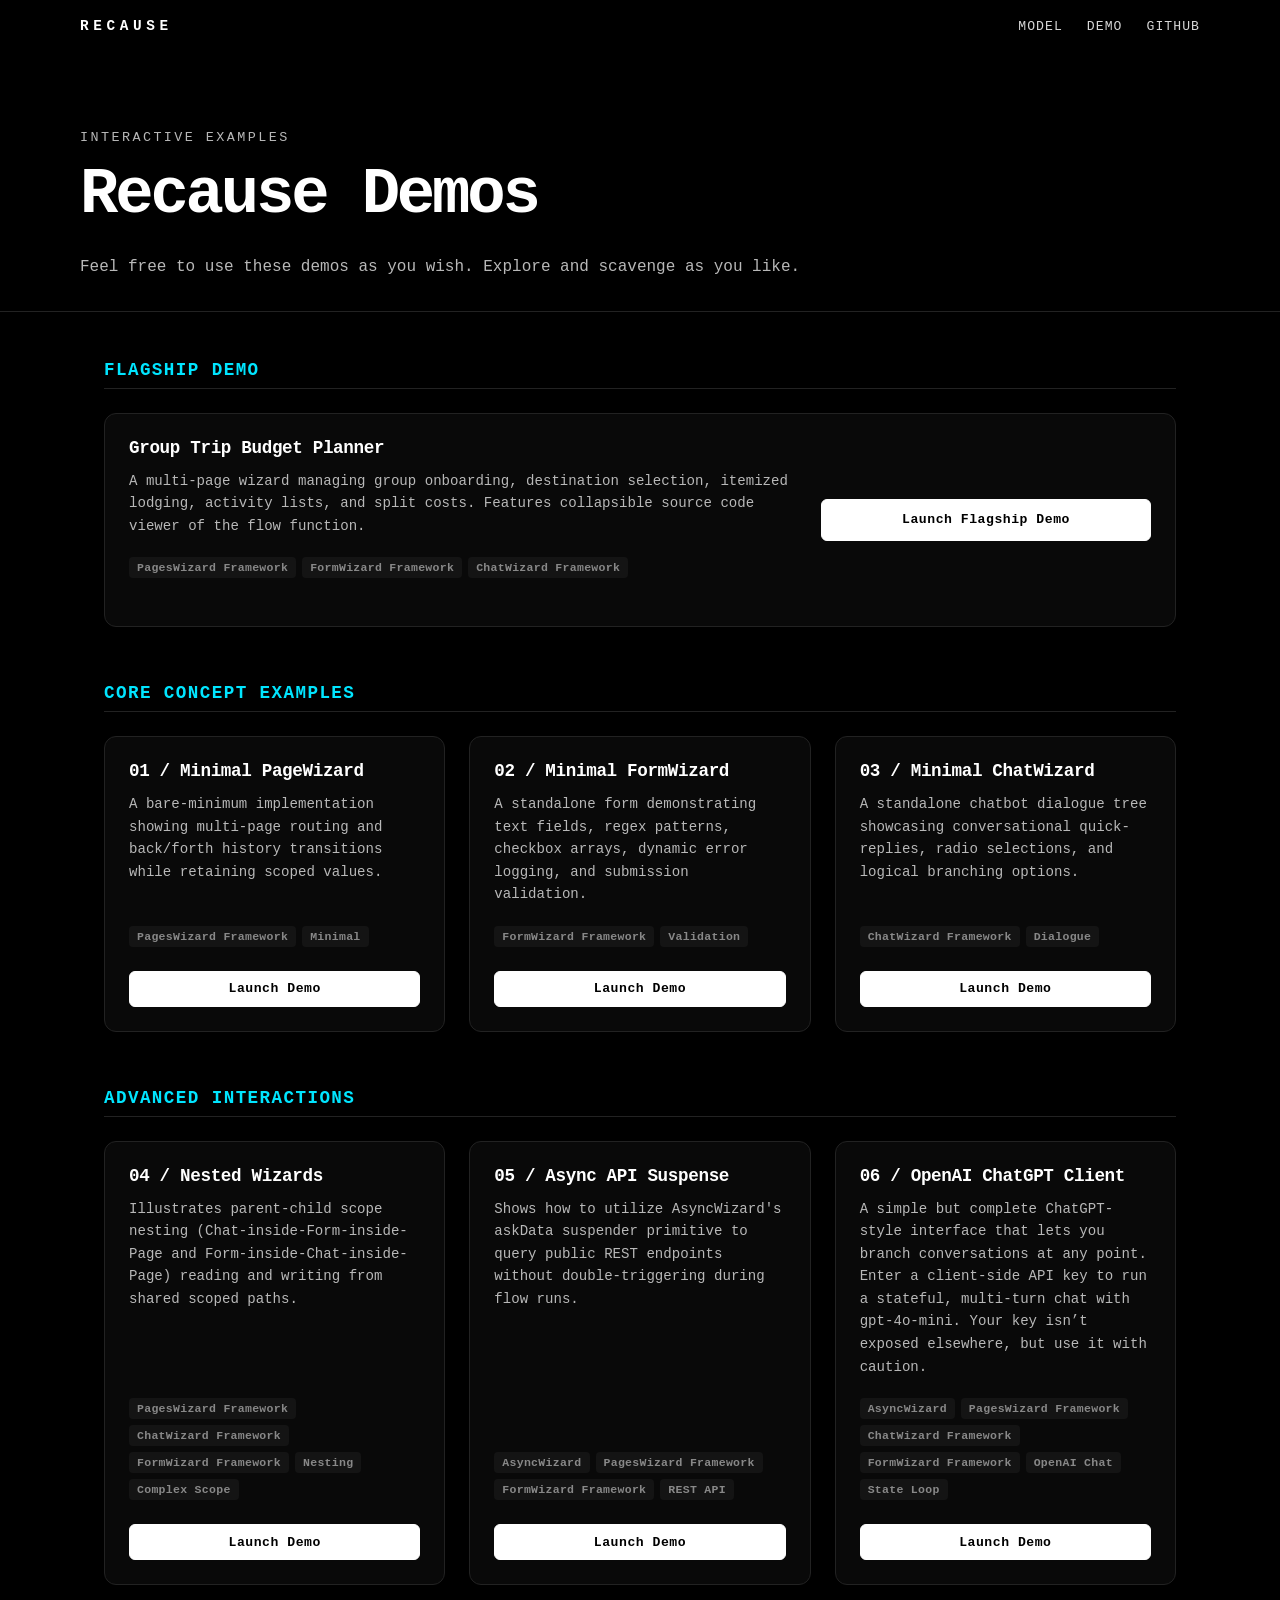
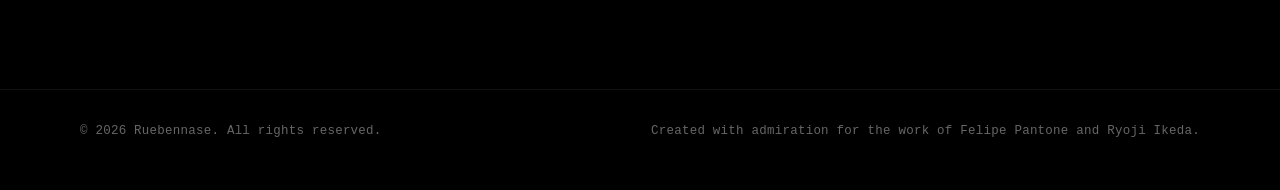
<file: examples_home.html>
<!DOCTYPE html>
<html lang="en">
<head>
  <meta charset="UTF-8">
  <meta name="viewport" content="width=device-width, initial-scale=1.0">
  <title>Recause Metaframework - Examples & Demos Directory</title>
  <style>
    :root {
      --bg-dark: #000000;
      --panel-bg: #090909;
      --border-color: #222222;
      --text-main: #ffffff;
      --text-muted: #b8b8b8;
      --accent-cyan: #00e5ff;
      --accent-cyan-hover: #54f0ff;
      --tag-bg: #141414;
      --tag-color: #888888;
      --recause-mono: ui-monospace, SFMono-Regular, Menlo, Monaco, Consolas, "Liberation Mono", "Courier New", monospace;
    }

    body {
      margin: 0;
      padding: 0;
      background: var(--bg-dark);
      color: var(--text-main);
      font-family: var(--recause-mono);
      min-height: 100vh;
      display: flex;
      flex-direction: column;
      box-sizing: border-box;
    }

    header.site-header {
      position: fixed;
      top: 0;
      left: 0;
      right: 0;
      z-index: 30;
      padding: 18px 0;
      background: linear-gradient(#000 60%, transparent);
      font-family: var(--recause-mono);
    }

    .wrap {
      width: min(calc(100% - 48px), 1120px);
      margin: 0 auto;
    }

    nav {
      display: flex;
      justify-content: space-between;
      align-items: center;
      gap: 24px;
    }

    .brand {
      font-size: .9rem;
      letter-spacing: .32em;
      text-decoration: none;
      font-weight: 700;
      color: #fff;
    }

    .navlinks {
      display: flex;
      gap: 24px;
      align-items: center;
      font-size: .82rem;
      letter-spacing: .08em;
    }

    .navlinks a {
      text-decoration: none;
      color: #d7d7d7;
    }

    .navlinks a:hover {
      color: #fff;
    }

    .intro-section {
      padding: 130px 0 30px;
      border-bottom: 1px solid var(--border-color);
    }

    .kicker {
      font-size: .84rem;
      letter-spacing: .18em;
      color: var(--text-muted);
      text-transform: uppercase;
      margin-bottom: 14px;
    }

    .intro-section h1 {
      margin: 0;
      font-size: clamp(2.2rem, 5vw, 4.4rem);
      font-weight: 700;
      color: var(--text-main);
      letter-spacing: -0.05em;
    }

    .intro-section p {
      margin: 1.5rem 0 0;
      color: var(--text-muted);
      font-size: 1rem;
      line-height: 1.6;
      max-width: 800px;
    }

    .container {
      max-width: 1120px;
      width: 100%;
      margin: 0 auto;
      padding: 3rem 24px;
      box-sizing: border-box;
      flex-grow: 1;
    }

    .section-title {
      font-size: 1.1rem;
      font-weight: 600;
      color: var(--accent-cyan);
      margin-bottom: 1.5rem;
      border-bottom: 1px solid var(--border-color);
      padding-bottom: 0.5rem;
      letter-spacing: 0.08em;
      text-transform: uppercase;
    }

    .grid {
      display: grid;
      grid-template-columns: repeat(auto-fill, minmax(280px, 1fr));
      gap: 1.5rem;
      margin-bottom: 3.5rem;
    }

    /* Card Styling */
    .card {
      background: var(--panel-bg);
      border: 1px solid var(--border-color);
      border-radius: 12px;
      padding: 1.5rem;
      display: flex;
      flex-direction: column;
      position: relative;
      overflow: hidden;
    }

    .card:hover {
      border-color: var(--accent-cyan);
    }

    .card h3 {
      margin: 0 0 0.75rem;
      font-size: 1.1rem;
      font-weight: 600;
      color: var(--text-main);
      letter-spacing: -0.02em;
    }

    .card p {
      margin: 0 0 1.25rem;
      font-size: 0.88rem;
      color: var(--text-muted);
      line-height: 1.6;
      flex-grow: 1;
    }

    .tags {
      display: flex;
      flex-wrap: wrap;
      gap: 6px;
      margin-bottom: 1.5rem;
    }

    .tag {
      background: var(--tag-bg);
      color: var(--tag-color);
      font-size: 0.72rem;
      padding: 0.25rem 0.5rem;
      border-radius: 4px;
      font-weight: 600;
      letter-spacing: 0.025em;
    }

    .tag.flagship {
      background: rgba(0, 229, 255, 0.15);
      color: var(--accent-cyan);
    }

    .btn {
      display: inline-flex;
      align-items: center;
      justify-content: center;
      background: #000;
      color: var(--text-main);
      text-decoration: none;
      padding: 0.6rem 1rem;
      border-radius: 6px;
      font-size: 0.82rem;
      font-weight: 600;
      border: 1px solid #333;
      cursor: pointer;
      font-family: var(--recause-mono);
      letter-spacing: 0.04em;
    }

    .btn:hover {
      background: var(--accent-cyan);
      color: #000;
      border-color: var(--accent-cyan);
    }

    .btn-primary {
      background: #fff;
      color: #000;
      border-color: #fff;
    }

    .btn-primary:hover {
      background: var(--accent-cyan);
      border-color: var(--accent-cyan);
      color: #000;
    }

    footer {
      padding: 34px 0 52px;
      color: #666;
      font-size: 0.78rem;
      border-top: 1px solid #111;
      letter-spacing: 0.02em;
    }

    .footer-row {
      display: flex;
      justify-content: space-between;
      align-items: center;
      gap: 2rem;
      flex-wrap: wrap;
    }

    .footer-note {
      font-size: 0.78rem;
      text-align: right;
    }
  </style>
</head>
<body>

  <header class="site-header">
    <div class="wrap">
      <nav>
        <a class="brand" href="index.html">RECAUSE</a>
        <div class="navlinks">
          <a href="index.html#model">MODEL</a>
          <a href="index.html#demo">DEMO</a>
          <a class="keep" href="https://github.com/Ruebennase/Recause" target="_blank" rel="noreferrer">GITHUB</a>
        </div>
      </nav>
    </div>
  </header>

  <section class="intro-section">
    <div class="wrap">
      <div class="kicker">INTERACTIVE EXAMPLES</div>
      <h1>Recause Demos</h1>
      <p>Feel free to use these demos as you wish. Explore and scavenge as you like.</p>
    </div>
  </section>

  <div class="container">
    
    <!-- Flagship Section -->
    <div class="section-title">Flagship Demo</div>
    <div class="grid" style="grid-template-columns: 1fr;">
      <div class="card" style="flex-direction: row; align-items: center; gap: 2rem; flex-wrap: wrap;">
        <div style="flex: 2; min-width: 250px;">
          <h3>Group Trip Budget Planner</h3>
          <p>A multi-page wizard managing group onboarding, destination selection, itemized lodging, activity lists, and split costs. Features collapsible source code viewer of the flow function.</p>
          <div class="tags">
            <span class="tag">PagesWizard Framework</span>
            <span class="tag">FormWizard Framework</span>
            <span class="tag">ChatWizard Framework</span>
          </div>
        </div>
        <div style="flex: 1; min-width: 200px; display: flex; flex-direction: column; justify-content: center;">
          <a href="premiumDemo.html" class="btn btn-primary" style="padding: 0.8rem 1.5rem;">Launch Flagship Demo</a>
        </div>
      </div>
    </div>

    <!-- Core Concept Examples -->
    <div class="section-title">Core Concept Examples</div>
    <div class="grid">
      
      <!-- Minimal Page -->
      <div class="card">
        <h3>01 / Minimal PageWizard</h3>
        <p>A bare-minimum implementation showing multi-page routing and back/forth history transitions while retaining scoped values.</p>
        <div class="tags">
          <span class="tag">PagesWizard Framework</span>
          <span class="tag">Minimal</span>
        </div>
        <a href="examples/01_minimal_page.html" class="btn btn-primary">Launch Demo</a>
      </div>

      <!-- Standalone Form -->
      <div class="card">
        <h3>02 / Minimal FormWizard</h3>
        <p>A standalone form demonstrating text fields, regex patterns, checkbox arrays, dynamic error logging, and submission validation.</p>
        <div class="tags">
          <span class="tag">FormWizard Framework</span>
          <span class="tag">Validation</span>
        </div>
        <a href="examples/02_minimal_form.html" class="btn btn-primary">Launch Demo</a>
      </div>

      <!-- Standalone Chat -->
      <div class="card">
        <h3>03 / Minimal ChatWizard</h3>
        <p>A standalone chatbot dialogue tree showcasing conversational quick-replies, radio selections, and logical branching options.</p>
        <div class="tags">
          <span class="tag">ChatWizard Framework</span>
          <span class="tag">Dialogue</span>
        </div>
        <a href="examples/03_minimal_chat.html" class="btn btn-primary">Launch Demo</a>
      </div>

    </div>

    <!-- Advanced Examples -->
    <div class="section-title">Advanced Interactions</div>
    <div class="grid">
      
      <!-- Nested Features -->
      <div class="card">
        <h3>04 / Nested Wizards</h3>
        <p>Illustrates parent-child scope nesting (Chat-inside-Form-inside-Page and Form-inside-Chat-inside-Page) reading and writing from shared scoped paths.</p>
        <div class="tags">
          <span class="tag">PagesWizard Framework</span>
          <span class="tag">ChatWizard Framework</span>
          <span class="tag">FormWizard Framework</span>
          <span class="tag">Nesting</span>
          <span class="tag">Complex Scope</span>
        </div>
        <a href="examples/04_nested_features.html" class="btn btn-primary">Launch Demo</a>
      </div>

      <!-- Async Backend -->
      <div class="card">
        <h3>05 / Async API Suspense</h3>
        <p>Shows how to utilize AsyncWizard's askData suspender primitive to query public REST endpoints without double-triggering during flow runs.</p>
        <div class="tags">
          <span class="tag">AsyncWizard</span>
          <span class="tag">PagesWizard Framework</span>
          <span class="tag">FormWizard Framework</span>
          <span class="tag">REST API</span>
        </div>
        <a href="examples/05_async_backend.html" class="btn btn-primary">Launch Demo</a>
      </div>

      <!-- OpenAI ChatGPT Client -->
      <div class="card">
        <h3>06 / OpenAI ChatGPT Client</h3>
        <p>A simple but complete ChatGPT-style interface that lets you branch conversations at any point. Enter a client-side API key to run a stateful, multi-turn chat with gpt-4o-mini. Your key isn’t exposed elsewhere, but use it with caution.</p>
        <div class="tags">
          <span class="tag">AsyncWizard</span>
          <span class="tag">PagesWizard Framework</span>
          <span class="tag">ChatWizard Framework</span>
          <span class="tag">FormWizard Framework</span>
          <span class="tag">OpenAI Chat</span>
          <span class="tag">State Loop</span>
        </div>
        <a href="examples/06_openai_gpt_client.html" class="btn btn-primary">Launch Demo</a>
      </div>

    </div>

  </div>

  <footer>
    <div class="wrap footer-row">
      <span>© 2026 Ruebennase. All rights reserved.</span>
      <span class="footer-note">Created with admiration for the work of Felipe Pantone and Ryoji Ikeda.</span>
    </div>
  </footer>

</body>
</html>
</file>
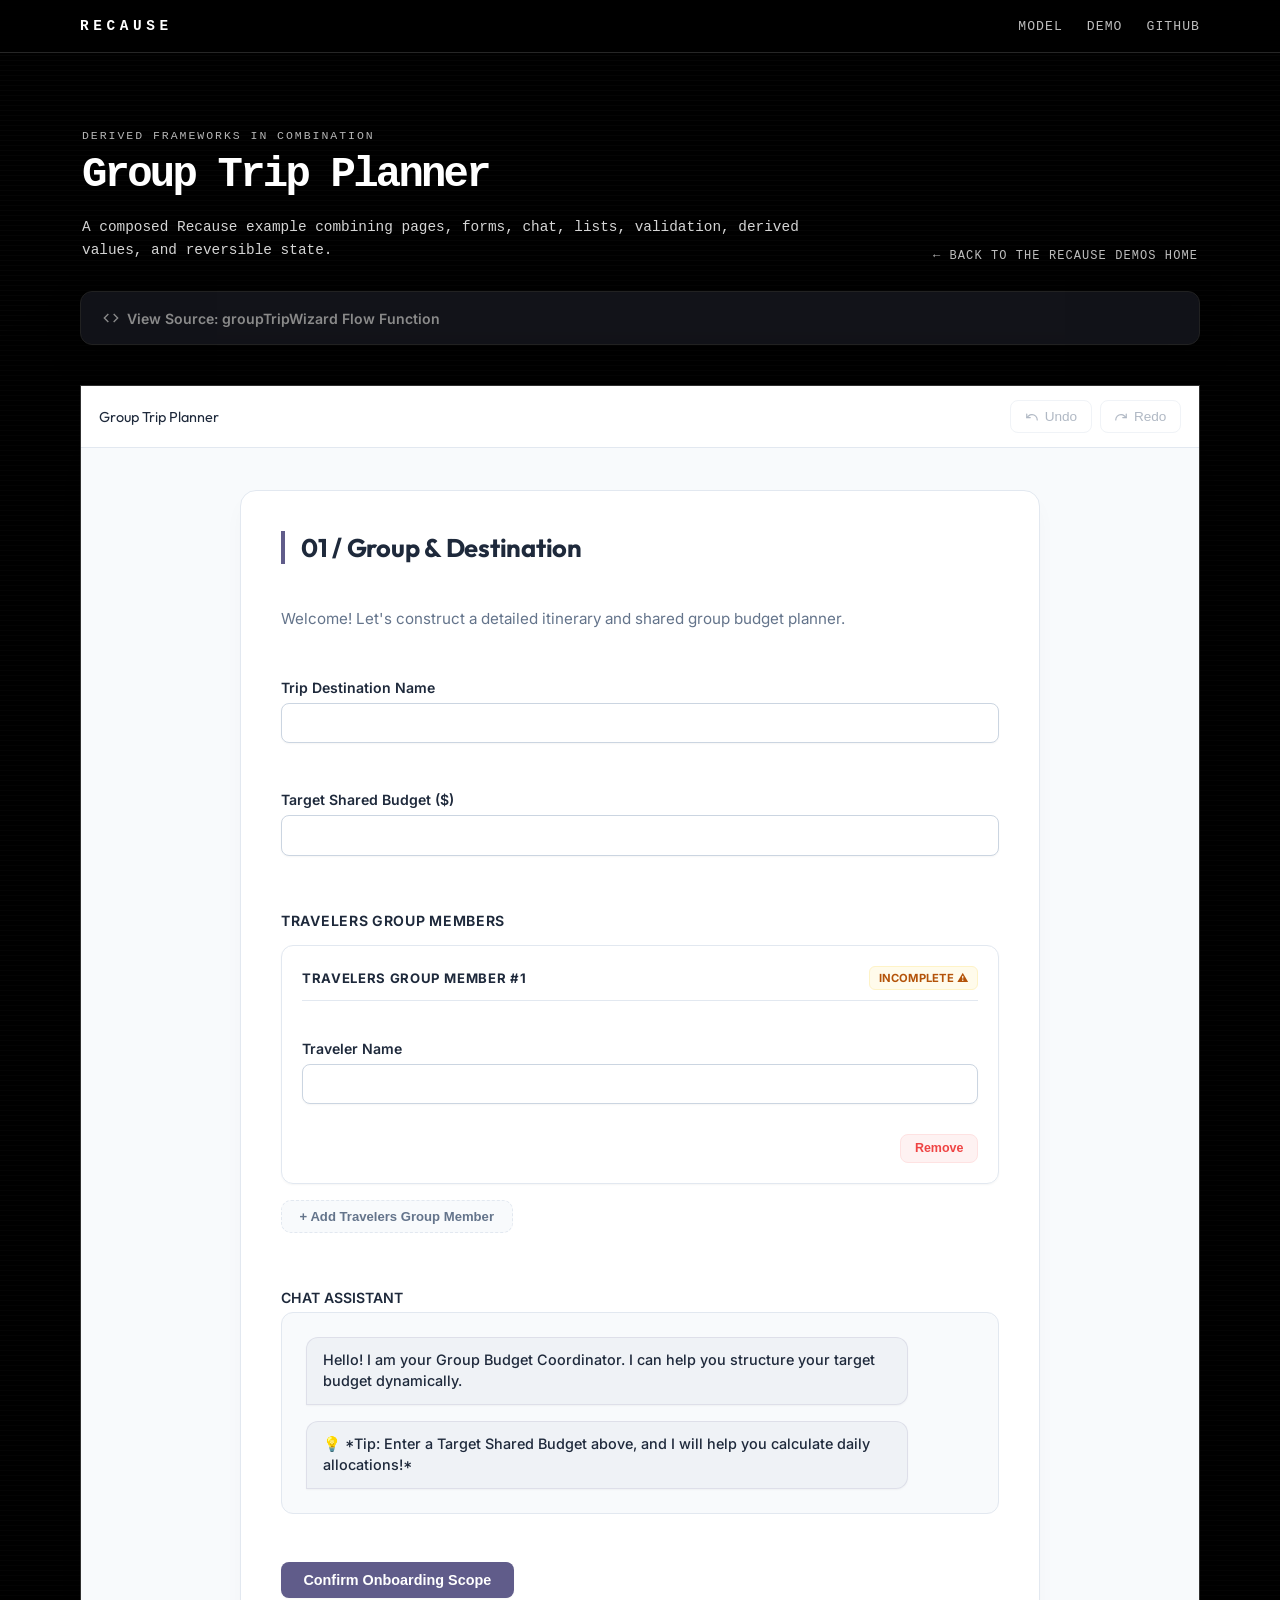
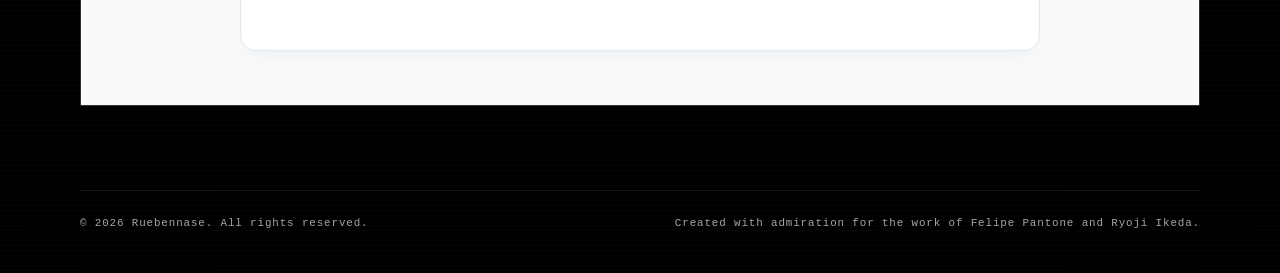
<file: premiumDemo.html>
<!DOCTYPE html>
<html lang="en">
<head>
  <meta charset="UTF-8">
  <meta name="viewport" content="width=device-width, initial-scale=1.0">
  <title>Composed Demo — Recause</title>
  <!-- Load Premium SaaS Dashboard Styles -->
  <link rel="stylesheet" href="premiumDemo.css?v=21">
</head>
<body>

  <header class="site-header">
    <div class="wrap">
      <nav>
        <a class="brand" href="index.html">RECAUSE</a>
        <div class="navlinks">
          <a href="index.html#model">MODEL</a>
          <a href="index.html#demo">DEMO</a>
          <a class="keep" href="https://github.com/Ruebennase/Recause" target="_blank" rel="noreferrer">GITHUB</a>
        </div>
      </nav>
    </div>
  </header>

  <div class="demo-frame">
    <section class="demo-intro" aria-labelledby="demo-title">
      <div>
        <div class="demo-kicker">DERIVED FRAMEWORKS IN COMBINATION</div>
        <h1 id="demo-title">Group Trip Planner</h1>
        <p>A composed Recause example combining pages, forms, chat, lists, validation, derived values, and reversible state.</p>
      </div>
      <a class="back-link" href="examples_home.html">← BACK TO THE RECAUSE DEMOS HOME</a>
    </section>

    <!-- Collapsible Code Viewer (Dark Theme above the interactive surface) -->
    <details class="code-details">
      <summary class="code-summary">
        <span>
          <svg width="16" height="16" viewBox="0 0 24 24" fill="none" stroke="currentColor" stroke-width="2" style="vertical-align: middle;">
            <polyline points="16 18 22 12 16 6"></polyline>
            <polyline points="8 6 2 12 8 18"></polyline>
          </svg>
          View Source: groupTripWizard Flow Function
        </span>
        <span class="summary-hint"></span>
      </summary>
      <div class="code-content">
        <pre><code id="flow-code-block"></code></pre>
      </div>
    </details>

    <div class="demo-surface">
      <header class="demo-toolbar">
        <div class="demo-toolbar-title">
          <span>Group Trip Planner</span>
        </div>
        <div class="toolbar" aria-label="History controls">
          <button id="undo-btn" class="toolbar-btn" disabled>
            <svg width="14" height="14" viewBox="0 0 24 24" fill="none" stroke="currentColor" stroke-width="2" stroke-linecap="round" stroke-linejoin="round" aria-hidden="true">
              <path d="M3 7v6h6"/>
              <path d="M21 17a9 9 0 0 0-9-9 9 9 0 0 0-6 2.3L3 13"/>
            </svg>
            Undo
          </button>
          <button id="redo-btn" class="toolbar-btn" disabled>
            <svg width="14" height="14" viewBox="0 0 24 24" fill="none" stroke="currentColor" stroke-width="2" stroke-linecap="round" stroke-linejoin="round" aria-hidden="true">
              <path d="M21 7v6h-6"/>
              <path d="M3 17a9 9 0 0 1 9-9 9 9 0 0 1 6 2.3l3 2.7"/>
            </svg>
            Redo
          </button>
        </div>
      </header>

      <div class="app-layout">
        <main>
          <div id="page-wizard-container"></div>
        </main>
      </div>
    </div>
  </div>

  <footer class="site-footer">
    <span>© 2026 Ruebennase. All rights reserved.</span>
    <span>Created with admiration for the work of Felipe Pantone and Ryoji Ikeda.</span>
  </footer>

  <!-- Load Recause Files (with cache-busters) -->
  <script src="recauseEngine.js?v=21"></script>
  <script src="baseWizard.js?v=21"></script>
  <script src="formWizard.js?v=21"></script>
  <script src="chatWizard.js?v=21"></script>
  <script src="pagesWizard.js?v=21"></script>
  <script src="asyncWizard.js?v=21"></script>

  <script>
    // Global references
    let wiz = null;

    // --- Complex Multi-Page Wizard Flow    // --- Helper Functions to Extract Calculations ---
    function getTravelers(pages) {
      const travelerIds = pages.getValue("/onboardingForm.travelers") || [];
      return travelerIds.map(tid => {
        return { id: tid, name: pages.getValue(`/onboardingForm.travelers_${tid}.name`) || `Traveler` };
      }).filter(t => t.name && t.name.trim() !== "");
    }

    function calculateTripSplit(pages, travelers) {
      // 1. Lodging calculations
      const lodgingIds = pages.getValue("/lodgingChat.lodgings") || [];
      let totalLodgingCost = 0;
      const lodgingItems = [];
      const individualCosts = {};
      
      travelers.forEach(t => {
        individualCosts[t.id] = { lodging: 0, activities: 0, items: [], total: 0, paid: 0 };
      });

      lodgingIds.forEach(lid => {
        const isSaved = pages.getValue(`/lodgingChat.lodgings_${lid}.isSaved`);
        if (isSaved) {
          const name = pages.getValue(`/lodgingChat.lodgings_${lid}.name`) || "Unnamed Lodging";
          const cost = parseFloat(pages.getValue(`/lodgingChat.lodgings_${lid}.cost`) || "0");
          const payerId = pages.getValue(`/lodgingChat.lodgings_${lid}.payerId`) || (travelers[0] ? travelers[0].id : "");
          totalLodgingCost += cost;
          lodgingItems.push({ name, cost });
          if (individualCosts[payerId]) {
            individualCosts[payerId].paid += cost;
          }
        }
      });

      // 2. Activity calculations
      const activityIds = pages.getValue("/activityChat.activities") || [];
      let totalActivityCost = 0;
      const activityItems = [];
      
      activityIds.forEach(aid => {
        const isSaved = pages.getValue(`/activityChat.activities_${aid}.isSaved`);
        if (isSaved) {
          const name = pages.getValue(`/activityChat.activities_${aid}.name`) || "Unnamed Activity";
          const cost = parseFloat(pages.getValue(`/activityChat.activities_${aid}.cost`) || "0");
          const payerId = pages.getValue(`/activityChat.activities_${aid}.payerId`) || (travelers[0] ? travelers[0].id : "");
          
          const rawParticipants = pages.getValue(`/activityChat.activities_${aid}.participants`);
          let participants = [];
          if (typeof rawParticipants === "string") {
            participants = rawParticipants.split(",").map(x => x.trim()).filter(Boolean);
          } else if (Array.isArray(rawParticipants)) {
            participants = rawParticipants;
          }
          
          totalActivityCost += cost;
          activityItems.push({ name, cost, participants });
          if (individualCosts[payerId]) {
            individualCosts[payerId].paid += cost;
          }
        }
      });

      // Split Lodging equally
      const lodgingPerPerson = travelers.length > 0 ? (totalLodgingCost / travelers.length) : 0;
      travelers.forEach(t => {
        individualCosts[t.id].lodging = lodgingPerPerson;
      });

      // Split Activities only among participants
      activityItems.forEach(item => {
        const activeParticipants = item.participants.filter(pid => travelers.some(t => t.id === pid));
        const share = activeParticipants.length > 0 ? (item.cost / activeParticipants.length) : 0;
        activeParticipants.forEach(pid => {
          if (individualCosts[pid]) {
            individualCosts[pid].activities += share;
            individualCosts[pid].items.push(`${item.name} ($${share.toFixed(2)})`);
          }
        });
      });

      // Calculate totals per traveler
      travelers.forEach(t => {
        const costObj = individualCosts[t.id];
        costObj.total = costObj.lodging + costObj.activities;
      });

      // Calculate settlements
      const balances = {};
      travelers.forEach(t => {
        const costObj = individualCosts[t.id];
        balances[t.id] = costObj.paid - costObj.total;
      });

      const debtors = [];
      const creditors = [];
      travelers.forEach(t => {
        const bal = balances[t.id];
        if (bal < -0.01) {
          debtors.push({ id: t.id, name: t.name, amount: -bal });
        } else if (bal > 0.01) {
          creditors.push({ id: t.id, name: t.name, amount: bal });
        }
      });

      const settlements = [];
      let dIdx = 0;
      let cIdx = 0;
      while (dIdx < debtors.length && cIdx < creditors.length) {
        const debtor = debtors[dIdx];
        const creditor = creditors[cIdx];
        const amount = Math.min(debtor.amount, creditor.amount);

        settlements.push({
          from: debtor.name,
          to: creditor.name,
          amount: amount
        });

        debtor.amount -= amount;
        creditor.amount -= amount;

        if (debtor.amount < 0.01) dIdx++;
        if (creditor.amount < 0.01) cIdx++;
      }

      return {
        lodgingItems,
        totalLodgingCost,
        activityItems,
        totalActivityCost,
        grandTotal: totalLodgingCost + totalActivityCost,
        individualCosts,
        settlements
      };
    }

    // --- Complex Multi-Page Wizard Flow ---
    function groupTripWizard(pages) {
      const travelers = getTravelers(pages);
      const travelerNames = travelers.map(t => t.name);

      // PAGE 1: Trip Scope & Traveler List
      pages.beginPage(`01 / Group & Destination`, "Configure Lodgings >>");
      pages.say("Welcome! Let's construct a detailed itinerary and shared group budget planner.");

      pages.askForm("onboardingForm", function (form) {
        form.askText("Trip Destination Name", "tripName", { required: true, errorMsg: "Trip destination name is required" });
        form.askText("Target Shared Budget ($)", "targetBudget", { required: true, pattern: /^\d+$/, errorMsg: "Budget must be a positive number" });

        form.askList("Travelers Group Members", "travelers", function (itemForm) {
          itemForm.askText("Traveler Name", "name", { required: true, errorMsg: "Traveler name is required" });
        });

        // Non-blocking embedded budget coordinator assistant
        form.chat("CHAT ASSISTANT", "assistant", false, function (chat) {
          const targetBudget = parseFloat(pages.getValue("/onboardingForm.targetBudget") || "0");
          const numTravelers = travelers.length;

          chat.say("Hello! I am your Group Budget Coordinator. I can help you structure your target budget dynamically.");

          if (targetBudget <= 0) {
            chat.say("💡 *Tip: Enter a Target Shared Budget above, and I will help you calculate daily allocations!*");
            return;
          }

          if (numTravelers === 0) {
            chat.say("💡 *Tip: Add some travelers, and I'll calculate per-person shares!*");
            return;
          }

          chat.askButton("Would you like to analyze your daily per-person allocation?", "analyze", [
            { value: "yes", label: "Yes, analyze" },
            { value: "no", label: "No, skip" }
          ]);

          if (chat.getValue("analyze") === "yes") {
            chat.askRadio("What is the planned trip duration?", "duration", [
              { value: "3", label: "3 Days / Weekend" },
              { value: "5", label: "5 Days / Short Trip" },
              { value: "7", label: "7 Days / Full Week" },
              { value: "10", label: "10+ Days / Extended" }
            ]);

            const days = parseInt(chat.getValue("duration") || "0");
            if (days > 0) {
              const dailyPerPerson = targetBudget / numTravelers / days;
              chat.say(`With a total budget of **$${targetBudget.toFixed(2)}** for **${numTravelers} travelers** over **${days} days**, your average daily budget per traveler is **$${dailyPerPerson.toFixed(2)}/day**.`);

              chat.askRadio("What is your group's main spending priority?", "priority", [
                { value: "lodging", label: "Comfortable Lodgings (Hotel/Villa)" },
                { value: "activities", label: "Excursions & Exhilarating Activities" },
                { value: "dining", label: "Local Dining & Food Tours" }
              ]);

              const priority = chat.getValue("priority");
              if (priority === "lodging") {
                chat.say(`🏨 **Lodging Focus**: Spend ~60% ($${(dailyPerPerson * 0.6).toFixed(2)}/day) on accommodation, 25% on food, and 15% on activities.`);
              } else if (priority === "activities") {
                chat.say(`🏃 **Activities Focus**: Spend ~40% on lodging, 20% on food, and 40% ($${(dailyPerPerson * 0.4).toFixed(2)}/day) on excursions.`);
              } else if (priority === "dining") {
                chat.say(`🍽️ **Dining Focus**: Spend ~40% on lodging, 45% ($${(dailyPerPerson * 0.45).toFixed(2)}/day) on dining, and 15% on activities.`);
              }

              chat.askButton("Should we set aside a 10% contingency reserve fund?", "contingency", [
                { value: "yes", label: "Yes, reserve 10%" },
                { value: "no", label: "No reserve needed" }
              ]);

              if (chat.getValue("contingency") === "yes") {
                const reserve = targetBudget * 0.1;
                chat.say(`⚠️ **Reserve Recommended**: $${reserve.toFixed(2)} is set aside as buffer. Split budget is $${(targetBudget - reserve).toFixed(2)}.`);
              }
            }
          }
        });

        form.submitButton("Confirm Onboarding Scope", "isSubmitted", "Confirmed");
      });
      pages.endPage();

      // PAGE 2: Dynamic Room / Lodging Booking Loop
      pages.beginPage(`02 / Lodgings Booking`, "Configure Activities >>", "<< Back to Scope");
      pages.say("Specify all lodgings/hotels for your trip. You can dynamically add or remove bookings.");

      pages.chat("lodgingChat", function (chat) {
        chat.say(`Hey ${travelerNames.join(", ") || "Travelers"}! Let's book your places to stay.`);
        
        chat.askList("Lodgings", "lodgings", function (form) {
          form.askText("Hotel / Airbnb Name", "name", { required: true, errorMsg: "Hotel name is required" });
          form.askText("Total Room Cost ($)", "cost", { required: true, pattern: /^\d+(\.\d{1,2})?$/, errorMsg: "Lodging cost must be a positive number" });
          const travelerChoices = travelers.map(t => ({ value: t.id, label: t.name }));
          form.askRadio("Who paid for this lodging?", "payerId", travelerChoices, { required: true, errorMsg: "Payer must be selected" });
          form.askCheckbox("Included Features:", "features", [
            { value: "breakfast", label: "Breakfast included" },
            { value: "wifi", label: "Free Wi-Fi" },
            { value: "pool", label: "Pool access" }
          ]);
          form.submitButton("Verify Booking Details", "isSaved", "Verified");
        });
      });
      pages.endPage();

      // PAGE 3: Activities Scheduling
      pages.beginPage(`03 / Activities Scheduling`, "Review Budget & Split >>", "<< Back to Lodgings");
      pages.say("Schedule group excursions and select participants. Costs are split only among the members who join each activity!");

      pages.chat("activityChat", function (chat) {
        if (travelers.length === 0) {
          chat.say("⚠️ Please add travelers on Page 1 first before configuring activities.");
          return;
        }

        chat.say(`Hey guys, let's schedule the fun stuff!`);
        
        chat.askList("Activities", "activities", { required: false }, function (form) {
          form.askText("Activity Name (e.g. Wine Tasting)", "name", { required: true, errorMsg: "Activity name is required" });
          form.askText("Activity Cost ($)", "cost", { required: true, pattern: /^\d+(\.\d{1,2})?$/, errorMsg: "Activity cost must be a positive number" });
          const choices = travelers.map(t => ({ value: t.id, label: t.name }));
          form.askRadio("Who paid for this activity?", "payerId", choices, { required: true, errorMsg: "Payer must be selected" });
          form.askCheckbox("Who joins this activity?", "participants", choices, { required: true, errorMsg: "At least one participant must be selected" });
          form.submitButton("Verify Activity Details", "isSaved", "Verified");
        });
      });
      pages.endPage();

      // PAGE 4: Final Split Summary
      pages.beginPage(`04 / Shared Split Summary`, "Finalize Trip Plan >>", "<< Back to Activities");
      pages.say("Detailed review of lodging and activity splits per traveler.");

      pages.askForm("summaryForm", function (form) {
        const dest = pages.getValue("/onboardingForm.tripName") || "Unknown Destination";
        const maxBudget = parseFloat(pages.getValue("/onboardingForm.targetBudget") || "0");
        const data = calculateTripSplit(pages, travelers);

        form.say(`### Trip: **${dest}**`);

        if (data.lodgingItems.length > 0) {
          form.say("#### Accommodations:");
          data.lodgingItems.forEach(item => {
            form.say(`- **${item.name}**: $${item.cost.toFixed(2)}`);
          });
          form.say(`- **Total Lodging**: **$${data.totalLodgingCost.toFixed(2)}**`);
        }

        if (data.activityItems.length > 0) {
          form.say("#### Activities & Excursions:");
          data.activityItems.forEach(item => {
            const pNames = item.participants
              .map(pid => pages.getValue(`/onboardingForm.travelers_${pid}.name`))
              .filter(Boolean);
            form.say(`- **${item.name}**: $${item.cost.toFixed(2)} (Joined: ${pNames.join(", ") || "Nobody"})`);
          });
          form.say(`- **Total Activities**: **$${data.totalActivityCost.toFixed(2)}**`);
        }

        form.say(`### **Grand Total Expense**: **$${data.grandTotal.toFixed(2)}**`);

        form.say("#### Split Breakdown per Person:");
        travelers.forEach(t => {
          const costObj = data.individualCosts[t.id];
          form.say(`- **${t.name}**: Share: **$${costObj.total.toFixed(2)}** | Paid: **$${costObj.paid.toFixed(2)}**`);
          form.pushIndent();
          form.say(`- Lodging Share: $${costObj.lodging.toFixed(2)}`);
          if (costObj.items.length > 0) {
            form.say(`- Activities: ${costObj.items.join(", ")}`);
          } else {
            form.say(`- Activities: None`);
          }
          form.popIndent();
        });

        if (data.settlements.length > 0) {
          form.say("#### Recommended Settlements:");
          data.settlements.forEach(s => {
            form.say(`- **${s.from}** owes **${s.to}** **$${s.amount.toFixed(2)}**`);
          });
        } else if (travelers.length > 1) {
          form.say("#### Recommended Settlements:");
          form.say("- ✅ Everyone is fully settled up!");
        }

        // Budget Warning
        if (maxBudget > 0 && data.grandTotal > maxBudget) {
          form.say(`⚠️ **Warning**: Total expenses ($${data.grandTotal.toFixed(2)}) exceed your target budget ($${maxBudget.toFixed(2)}) by **$${(data.grandTotal - maxBudget).toFixed(2)}**!`);
        } else if (maxBudget > 0) {
          form.say(`✅ **Under Target Budget**: You are currently **$${(maxBudget - data.grandTotal).toFixed(2)}** under your target budget.`);
        }

        form.submitButton("Approve & Finalize Planning", "isDeployed", "Approved & Finalized");
      });

      if (pages.getValue("summaryForm.isDeployed") === true) {
        pages.say("🎉 **Trip Configuration Plan approved! Itinerary locked and split notifications sent.**");
      }
      pages.endPage();
    }

    function highlightRecauseCode(codeStr) {
      return codeStr
        .replace(/&/g, "&amp;")
        .replace(/</g, "&lt;")
        .replace(/>/g, "&gt;");
    }

    // --- App DomContentLoaded Entrypoint ---
    document.addEventListener("DOMContentLoaded", () => {
      const container = document.getElementById("page-wizard-container");

      // Populate code viewer with highlighted groupTripWizard source
      const codeBlock = document.getElementById("flow-code-block");
      if (codeBlock) {
        codeBlock.innerHTML = highlightRecauseCode(groupTripWizard.toString());
      }

      // Initialize Root PagesWizard with history enabled
      wiz = new PagesWizard(container, null, groupTripWizard, null, { recordHistory: true });

      // Update Toolbar buttons enabled/disabled states on state change
      wiz.recauseEngine.subscribe(() => {
        document.getElementById("undo-btn").disabled = !wiz.recauseEngine.canUndo();
        document.getElementById("redo-btn").disabled = !wiz.recauseEngine.canRedo();
      });

      // Set up Toolbar Undo/Redo button click listeners
      document.getElementById("undo-btn").onclick = () => {
        wiz.discardPendingCommits();
        if (wiz.recauseEngine.undo()) {
          wiz.runFlow({ checkpoint: false });
        }
      };

      document.getElementById("redo-btn").onclick = () => {
        wiz.discardPendingCommits();
        if (wiz.recauseEngine.redo()) {
          wiz.runFlow({ checkpoint: false });
        }
      };

      // First evaluation run
      wiz.runFlow();
    });
  </script>

</body>
</html>
</file>
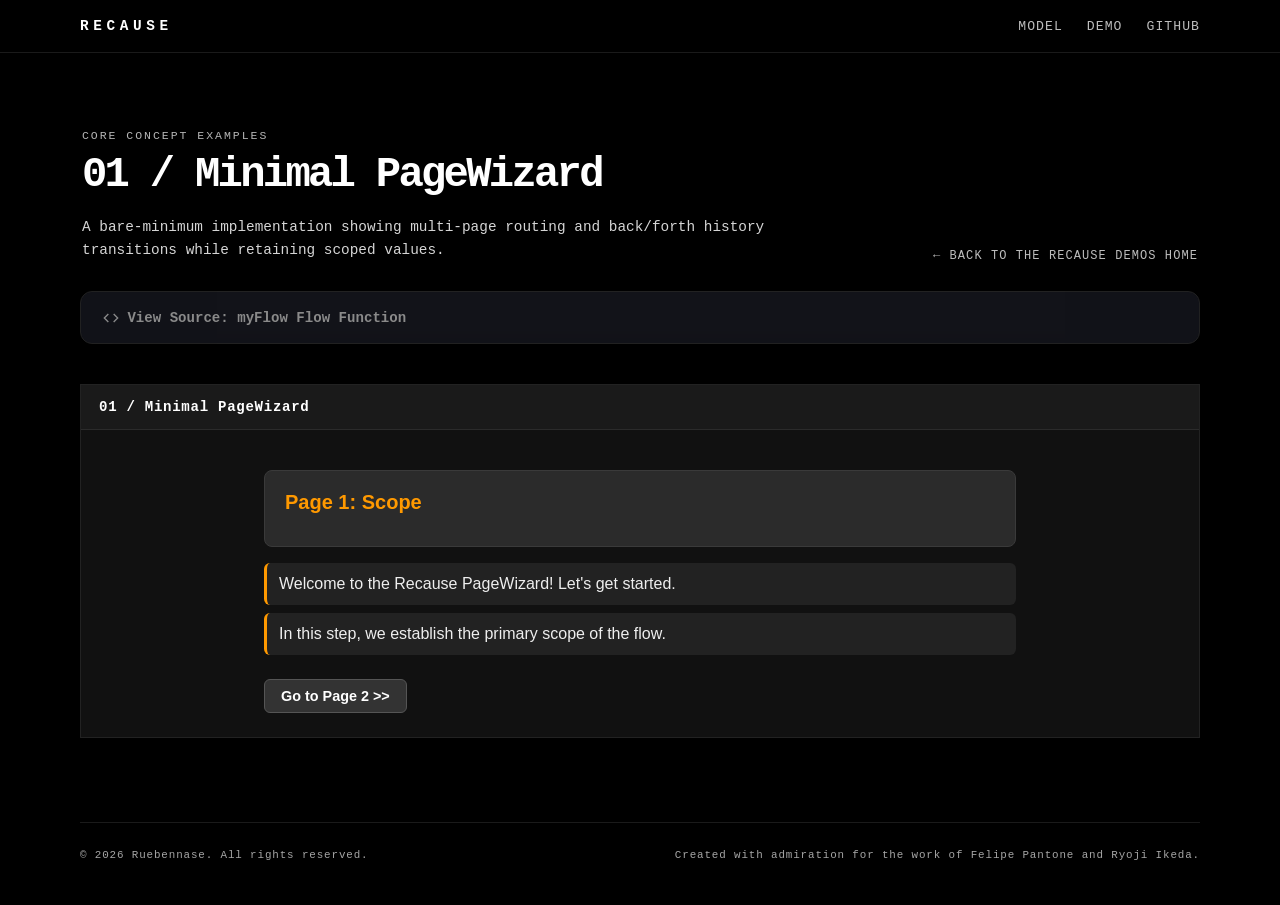
<file: examples/01_minimal_page.html>
<!DOCTYPE html>
<html lang="en">
<head>
  <meta charset="UTF-8">
  <meta name="viewport" content="width=device-width, initial-scale=1.0">
  <title>01 / Minimal PageWizard — Recause</title>
  <link rel="stylesheet" href="../examples_layout.css">
  <link rel="stylesheet" href="../wizards.css">
  <style>
    body {
      background: #000;
      color: #fff;
    }
  </style>
</head>
<body>

  <header class="site-header">
    <div class="wrap">
      <nav>
        <a class="brand" href="../index.html">RECAUSE</a>
        <div class="navlinks">
          <a href="../index.html#model">MODEL</a>
          <a href="../index.html#demo">DEMO</a>
          <a class="keep" href="https://github.com/Ruebennase/Recause" target="_blank" rel="noreferrer">GITHUB</a>
        </div>
      </nav>
    </div>
  </header>

  <div class="demo-frame">
    <section class="demo-intro" aria-labelledby="demo-title">
      <div>
        <div class="demo-kicker">CORE CONCEPT EXAMPLES</div>
        <h1 id="demo-title">01 / Minimal PageWizard</h1>
        <p>A bare-minimum implementation showing multi-page routing and back/forth history transitions while retaining scoped values.</p>
      </div>
      <a class="back-link" href="../examples_home.html">← BACK TO THE RECAUSE DEMOS HOME</a>
    </section>

    <!-- Collapsible Code Viewer -->
    <details class="code-details">
      <summary class="code-summary">
        <span>
          <svg width="16" height="16" viewBox="0 0 24 24" fill="none" stroke="currentColor" stroke-width="2" style="vertical-align: middle;">
            <polyline points="16 18 22 12 16 6"></polyline>
            <polyline points="8 6 2 12 8 18"></polyline>
          </svg>
          View Source: myFlow Flow Function
        </span>
        <span class="summary-hint"></span>
      </summary>
      <div class="code-content">
        <pre><code id="flow-code-block"></code></pre>
      </div>
    </details>

    <div class="demo-surface" style="background: #111; border-color: #222;">
      <header class="demo-toolbar" style="background: #1a1a1a; border-bottom-color: #2b2b2b; color: #fff;">
        <div class="demo-toolbar-title">
          <span>01 / Minimal PageWizard</span>
        </div>
      </header>

      <div class="app-layout" style="padding: 24px; background: #111;">
        <main style="width: 100%;">
          <div id="default-page-wizard-container" style="max-width: 100%; margin: 0; padding: 0; background: transparent; border: 0; min-height: auto;"></div>
        </main>
      </div>
    </div>
  </div>

  <footer class="site-footer" style="border-top: 1px solid #1a1a1a;">
    <span>© 2026 Ruebennase. All rights reserved.</span>
    <span>Created with admiration for the work of Felipe Pantone and Ryoji Ikeda.</span>
  </footer>

  <!-- Load Recause Files -->
  <script src="../recauseEngine.js"></script>
  <script src="../baseWizard.js"></script>
  <script src="../formWizard.js"></script>
  <script src="../chatWizard.js"></script>
  <script src="../pagesWizard.js"></script>
  <script src="../asyncWizard.js"></script>

  <script>
    // A simple 2-page flow
    function myFlow(pages) {
      // Page 1
      pages.beginPage("Page 1: Scope", "Go to Page 2 >>");
      pages.say("Welcome to the Recause PageWizard! Let's get started.");
      pages.say("In this step, we establish the primary scope of the flow.");
      pages.endPage();

      // Page 2
      pages.beginPage("Page 2: Complete", false, "<< Back to Page 1");
      pages.say("Congratulations! You made it to Page 2.");
      pages.say("Clicking 'Back' will return you to Page 1 while retaining state.");
      pages.endPage();
    }

    function highlightRecauseCode(codeStr) {
      return codeStr
        .replace(/&/g, "&amp;")
        .replace(/</g, "&lt;")
        .replace(/>/g, "&gt;");
    }

    document.addEventListener("DOMContentLoaded", () => {
      // Populate code viewer
      const codeBlock = document.getElementById("flow-code-block");
      if (codeBlock) {
        codeBlock.innerHTML = highlightRecauseCode(myFlow.toString());
      }
      
      const container = document.getElementById("default-page-wizard-container");
      // Instantiate root PagesWizard
      const wiz = new PagesWizard(container, {}, myFlow, null, { recordHistory: true });
      wiz.runFlow();
    });
  </script>
</body>
</html>
</file>
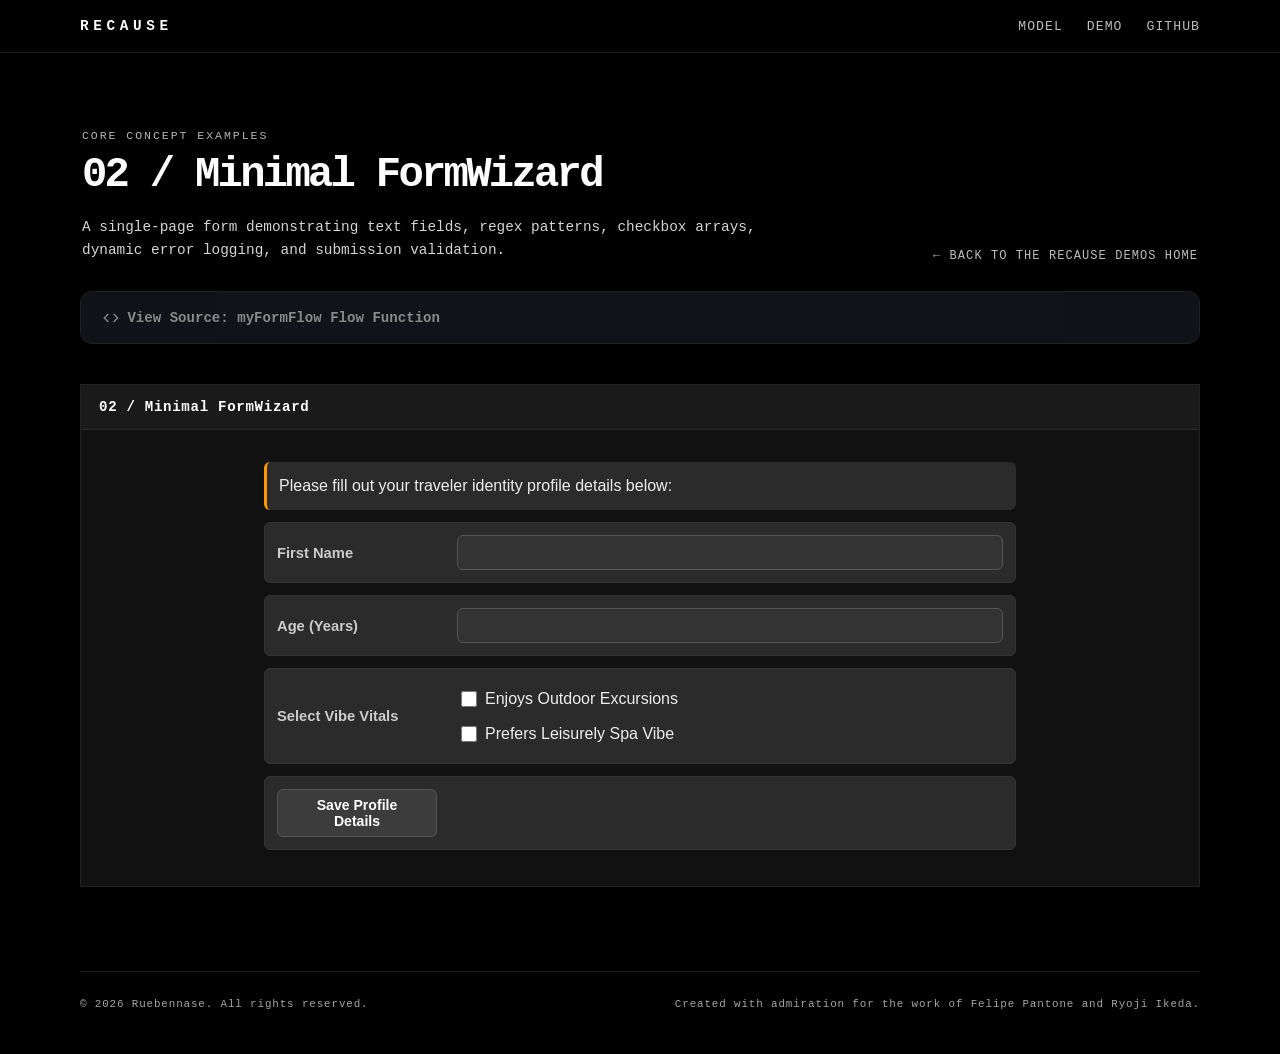
<file: examples/02_minimal_form.html>
<!DOCTYPE html>
<html lang="en">
<head>
  <meta charset="UTF-8">
  <meta name="viewport" content="width=device-width, initial-scale=1.0">
  <title>02 / Minimal FormWizard — Recause</title>
  <link rel="stylesheet" href="../examples_layout.css">
  <link rel="stylesheet" href="../wizards.css">
  <style>
    body {
      background: #000;
      color: #fff;
    }
  </style>
</head>
<body>

  <header class="site-header">
    <div class="wrap">
      <nav>
        <a class="brand" href="../index.html">RECAUSE</a>
        <div class="navlinks">
          <a href="../index.html#model">MODEL</a>
          <a href="../index.html#demo">DEMO</a>
          <a class="keep" href="https://github.com/Ruebennase/Recause" target="_blank" rel="noreferrer">GITHUB</a>
        </div>
      </nav>
    </div>
  </header>

  <div class="demo-frame">
    <section class="demo-intro" aria-labelledby="demo-title">
      <div>
        <div class="demo-kicker">CORE CONCEPT EXAMPLES</div>
        <h1 id="demo-title">02 / Minimal FormWizard</h1>
        <p>A single-page form demonstrating text fields, regex patterns, checkbox arrays, dynamic error logging, and submission validation.</p>
      </div>
      <a class="back-link" href="../examples_home.html">← BACK TO THE RECAUSE DEMOS HOME</a>
    </section>

    <!-- Collapsible Code Viewer -->
    <details class="code-details">
      <summary class="code-summary">
        <span>
          <svg width="16" height="16" viewBox="0 0 24 24" fill="none" stroke="currentColor" stroke-width="2" style="vertical-align: middle;">
            <polyline points="16 18 22 12 16 6"></polyline>
            <polyline points="8 6 2 12 8 18"></polyline>
          </svg>
          View Source: myFormFlow Flow Function
        </span>
        <span class="summary-hint"></span>
      </summary>
      <div class="code-content">
        <pre><code id="flow-code-block"></code></pre>
      </div>
    </details>

    <div class="demo-surface" style="background: #111; border-color: #222;">
      <header class="demo-toolbar" style="background: #1a1a1a; border-bottom-color: #2b2b2b; color: #fff;">
        <div class="demo-toolbar-title">
          <span>02 / Minimal FormWizard</span>
        </div>
      </header>

      <div class="app-layout" style="padding: 24px; background: #111;">
        <main style="width: 100%;">
          <div id="default-form-wizard-container" style="max-width: 100%; margin: 0; padding: 0; background: transparent; border: 0; min-height: auto;"></div>
        </main>
      </div>
    </div>
  </div>

  <footer class="site-footer" style="border-top: 1px solid #1a1a1a;">
    <span>© 2026 Ruebennase. All rights reserved.</span>
    <span>Created with admiration for the work of Felipe Pantone and Ryoji Ikeda.</span>
  </footer>

  <!-- Load Recause Files -->
  <script src="../recauseEngine.js"></script>
  <script src="../baseWizard.js"></script>
  <script src="../formWizard.js"></script>
  <script src="../chatWizard.js"></script>
  <script src="../pagesWizard.js"></script>
  <script src="../asyncWizard.js"></script>

  <script>
    // Standalone Form Flow
    function myFormFlow(form) {
      form.say("Please fill out your traveler identity profile details below:");

      form.askText("First Name", "firstName", { 
        required: true, 
        errorMsg: "First Name is required" 
      });

      form.askText("Age (Years)", "age", { 
        required: true, 
        pattern: /^\d+$/, 
        errorMsg: "Age must be a valid positive number" 
      });

      form.askCheckbox("Select Vibe Vitals", "vitals", [
        { value: "adventurous", label: "Enjoys Outdoor Excursions" },
        { value: "relaxing", label: "Prefers Leisurely Spa Vibe" }
      ]);

      // Confirm / Submit button
      form.submitButton("Save Profile Details", "isSubmitted", "Saved");
    }

    function highlightRecauseCode(codeStr) {
      return codeStr
        .replace(/&/g, "&amp;")
        .replace(/</g, "&lt;")
        .replace(/>/g, "&gt;");
    }

    document.addEventListener("DOMContentLoaded", () => {
      // Populate code viewer
      const codeBlock = document.getElementById("flow-code-block");
      if (codeBlock) {
        codeBlock.innerHTML = highlightRecauseCode(myFormFlow.toString());
      }
      
      const container = document.getElementById("default-form-wizard-container");
      // Instantiate Standalone FormWizard
      const wiz = new FormWizard(container, {}, myFormFlow);
      wiz.runFlow();
    });
  </script>
</body>
</html>
</file>
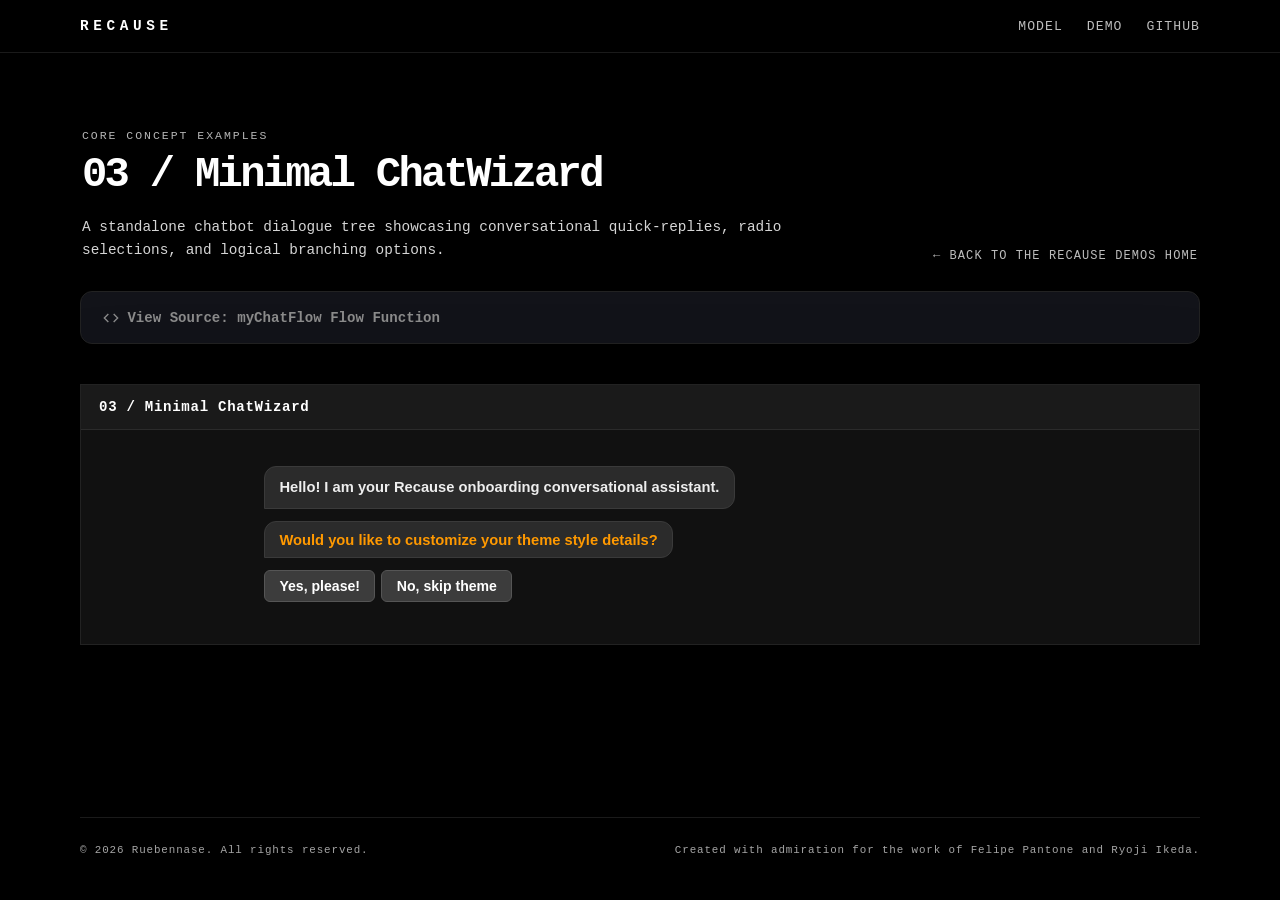
<file: examples/03_minimal_chat.html>
<!DOCTYPE html>
<html lang="en">
<head>
  <meta charset="UTF-8">
  <meta name="viewport" content="width=device-width, initial-scale=1.0">
  <title>03 / Minimal ChatWizard — Recause</title>
  <link rel="stylesheet" href="../examples_layout.css">
  <link rel="stylesheet" href="../wizards.css">
  <style>
    body {
      background: #000;
      color: #fff;
    }
  </style>
</head>
<body>

  <header class="site-header">
    <div class="wrap">
      <nav>
        <a class="brand" href="../index.html">RECAUSE</a>
        <div class="navlinks">
          <a href="../index.html#model">MODEL</a>
          <a href="../index.html#demo">DEMO</a>
          <a class="keep" href="https://github.com/Ruebennase/Recause" target="_blank" rel="noreferrer">GITHUB</a>
        </div>
      </nav>
    </div>
  </header>

  <div class="demo-frame">
    <section class="demo-intro" aria-labelledby="demo-title">
      <div>
        <div class="demo-kicker">CORE CONCEPT EXAMPLES</div>
        <h1 id="demo-title">03 / Minimal ChatWizard</h1>
        <p>A standalone chatbot dialogue tree showcasing conversational quick-replies, radio selections, and logical branching options.</p>
      </div>
      <a class="back-link" href="../examples_home.html">← BACK TO THE RECAUSE DEMOS HOME</a>
    </section>

    <!-- Collapsible Code Viewer -->
    <details class="code-details">
      <summary class="code-summary">
        <span>
          <svg width="16" height="16" viewBox="0 0 24 24" fill="none" stroke="currentColor" stroke-width="2" style="vertical-align: middle;">
            <polyline points="16 18 22 12 16 6"></polyline>
            <polyline points="8 6 2 12 8 18"></polyline>
          </svg>
          View Source: myChatFlow Flow Function
        </span>
        <span class="summary-hint"></span>
      </summary>
      <div class="code-content">
        <pre><code id="flow-code-block"></code></pre>
      </div>
    </details>

    <div class="demo-surface" style="background: #111; border-color: #222;">
      <header class="demo-toolbar" style="background: #1a1a1a; border-bottom-color: #2b2b2b; color: #fff;">
        <div class="demo-toolbar-title">
          <span>03 / Minimal ChatWizard</span>
        </div>
      </header>

      <div class="app-layout" style="padding: 24px; background: #111;">
        <main style="width: 100%;">
          <div id="default-chat-wizard-container" style="max-width: 100%; margin: 0; padding: 0; background: transparent; border: 0; min-height: auto;"></div>
        </main>
      </div>
    </div>
  </div>

  <footer class="site-footer" style="border-top: 1px solid #1a1a1a;">
    <span>© 2026 Ruebennase. All rights reserved.</span>
    <span>Created with admiration for the work of Felipe Pantone and Ryoji Ikeda.</span>
  </footer>

  <!-- Load Recause Files -->
  <script src="../recauseEngine.js"></script>
  <script src="../baseWizard.js"></script>
  <script src="../formWizard.js"></script>
  <script src="../chatWizard.js"></script>
  <script src="../pagesWizard.js"></script>
  <script src="../asyncWizard.js"></script>

  <script>
    // Standalone Chat Flow
    function myChatFlow(chat) {
      chat.say("Hello! I am your Recause onboarding conversational assistant.");
      
      chat.askButton("Would you like to customize your theme style details?", "customize", [
        { value: "yes", label: "Yes, please!" },
        { value: "no", label: "No, skip theme" }
      ]);

      if (chat.getValue("customize") === "yes") {
        chat.askRadio("Select your favorite background hue", "hue", [
          { value: "slate", label: "Cool slate gray" },
          { value: "midnight", label: "Deep midnight blue" },
          { value: "forest", label: "Eco forest green" }
        ]);

        const selectedHue = chat.getValue("hue");
        if (selectedHue) {
          chat.say(`Great choice! Theme background successfully selected: **${selectedHue}**.`);
        }
      } else if (chat.getValue("customize") === "no") {
        chat.say("No worries, we will stick to the default stylesheet theme settings.");
      }
    }

    function highlightRecauseCode(codeStr) {
      return codeStr
        .replace(/&/g, "&amp;")
        .replace(/</g, "&lt;")
        .replace(/>/g, "&gt;");
    }

    document.addEventListener("DOMContentLoaded", () => {
      // Populate code viewer
      const codeBlock = document.getElementById("flow-code-block");
      if (codeBlock) {
        codeBlock.innerHTML = highlightRecauseCode(myChatFlow.toString());
      }
      
      const container = document.getElementById("default-chat-wizard-container");
      // Instantiate Standalone ChatWizard
      const wiz = new ChatWizard(container, {}, myChatFlow);
      wiz.runFlow();
    });
  </script>
</body>
</html>
</file>
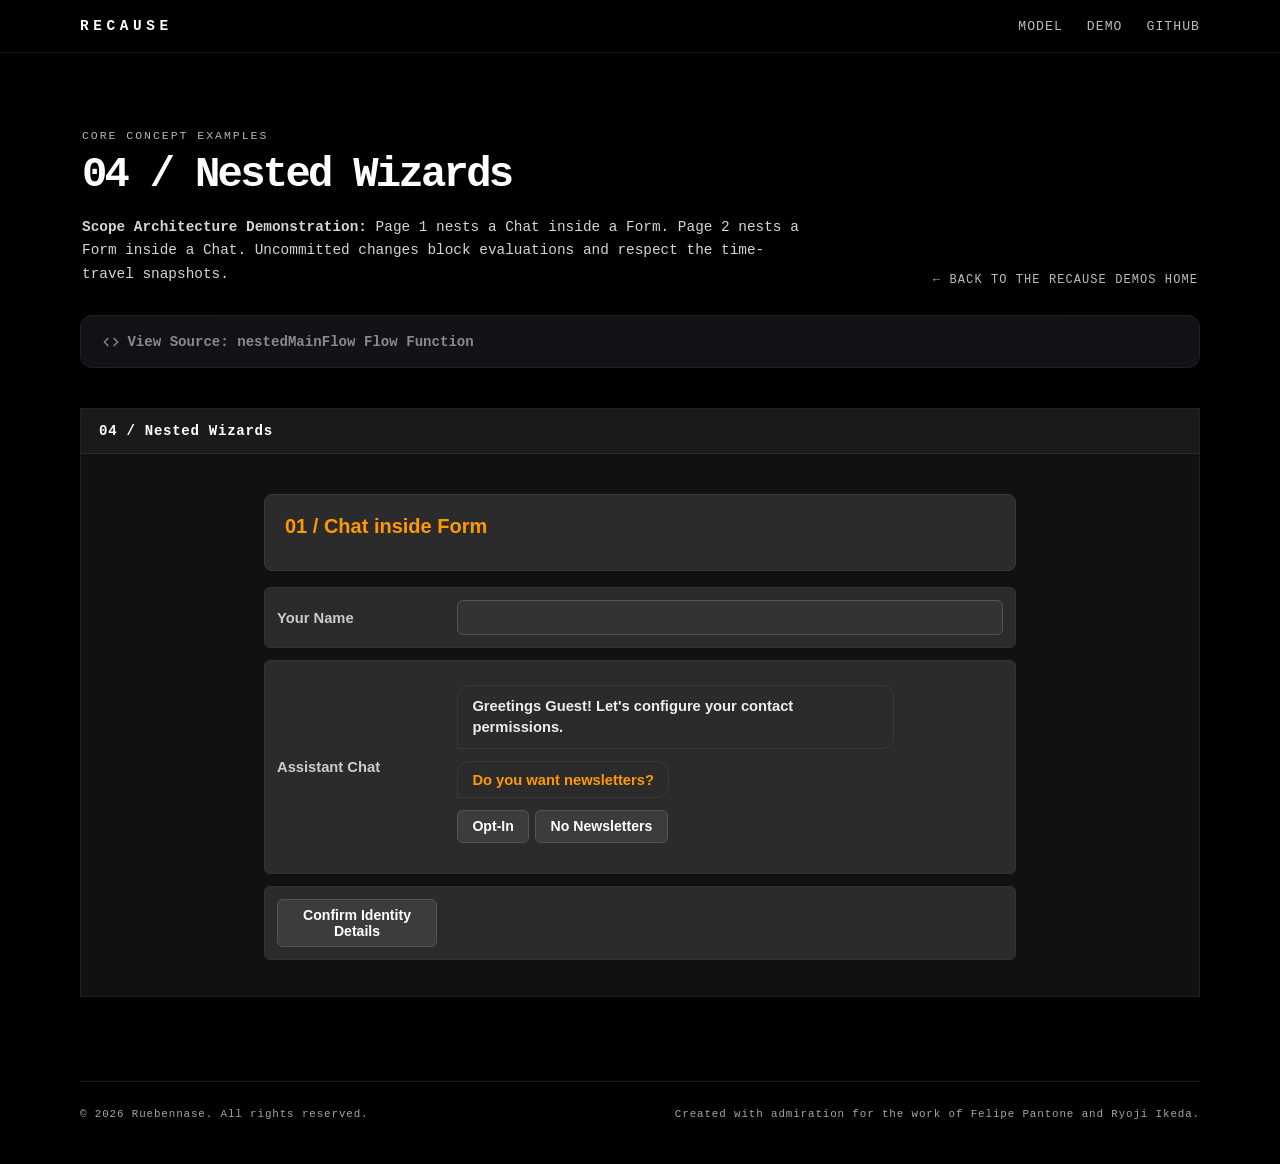
<file: examples/04_nested_features.html>
<!DOCTYPE html>
<html lang="en">
<head>
  <meta charset="UTF-8">
  <meta name="viewport" content="width=device-width, initial-scale=1.0">
  <title>04 / Nested Wizards — Recause</title>
  <link rel="stylesheet" href="../examples_layout.css">
  <link rel="stylesheet" href="../wizards.css">
  <style>
    body {
      background: #000;
      color: #fff;
    }
  </style>
</head>
<body>

  <header class="site-header">
    <div class="wrap">
      <nav>
        <a class="brand" href="../index.html">RECAUSE</a>
        <div class="navlinks">
          <a href="../index.html#model">MODEL</a>
          <a href="../index.html#demo">DEMO</a>
          <a class="keep" href="https://github.com/Ruebennase/Recause" target="_blank" rel="noreferrer">GITHUB</a>
        </div>
      </nav>
    </div>
  </header>

  <div class="demo-frame">
    <section class="demo-intro" aria-labelledby="demo-title">
      <div>
        <div class="demo-kicker">CORE CONCEPT EXAMPLES</div>
        <h1 id="demo-title">04 / Nested Wizards</h1>
        <p><strong>Scope Architecture Demonstration:</strong> Page 1 nests a Chat inside a Form. Page 2 nests a Form inside a Chat. Uncommitted changes block evaluations and respect the time-travel snapshots.</p>
      </div>
      <a class="back-link" href="../examples_home.html">← BACK TO THE RECAUSE DEMOS HOME</a>
    </section>

    <!-- Collapsible Code Viewer -->
    <details class="code-details">
      <summary class="code-summary">
        <span>
          <svg width="16" height="16" viewBox="0 0 24 24" fill="none" stroke="currentColor" stroke-width="2" style="vertical-align: middle;">
            <polyline points="16 18 22 12 16 6"></polyline>
            <polyline points="8 6 2 12 8 18"></polyline>
          </svg>
          View Source: nestedMainFlow Flow Function
        </span>
        <span class="summary-hint"></span>
      </summary>
      <div class="code-content">
        <pre><code id="flow-code-block"></code></pre>
      </div>
    </details>

    <div class="demo-surface" style="background: #111; border-color: #222;">
      <header class="demo-toolbar" style="background: #1a1a1a; border-bottom-color: #2b2b2b; color: #fff;">
        <div class="demo-toolbar-title">
          <span>04 / Nested Wizards</span>
        </div>
      </header>

      <div class="app-layout" style="padding: 24px; background: #111;">
        <main style="width: 100%;">
          <div id="default-page-wizard-container" style="max-width: 100%; margin: 0; padding: 0; background: transparent; border: 0; min-height: auto;"></div>
        </main>
      </div>
    </div>
  </div>

  <footer class="site-footer" style="border-top: 1px solid #1a1a1a;">
    <span>© 2026 Ruebennase. All rights reserved.</span>
    <span>Created with admiration for the work of Felipe Pantone and Ryoji Ikeda.</span>
  </footer>

  <!-- Load Recause Files -->
  <script src="../recauseEngine.js"></script>
  <script src="../baseWizard.js"></script>
  <script src="../formWizard.js"></script>
  <script src="../chatWizard.js"></script>
  <script src="../pagesWizard.js"></script>
  <script src="../asyncWizard.js"></script>

  <script>
    function nestedMainFlow(pages) {
      // PAGE 1: Form nesting Chat
      pages.beginPage("01 / Chat inside Form", "Configure Hobby Profile >>");
      
      pages.askForm("identityForm", function (form) {
        form.askText("Your Name", "name", { required: true });

        // Embed a Chat block inside this Form scope
        form.chat("Assistant Chat", "assistant", false, function (chat) {
          const userName = form.getValue("name") || "Guest";
          chat.say(`Greetings **${userName}**! Let's configure your contact permissions.`);
          
          chat.askButton("Do you want newsletters?", "newsletter", [
            { value: "yes", label: "Opt-In" },
            { value: "no", label: "No Newsletters" }
          ]);
        });

        form.submitButton("Confirm Identity Details", "isSubmitted", "Confirmed");
      });
      pages.endPage();

      // PAGE 2: Chat nesting Form
      pages.beginPage("02 / Form inside Chat", false, "<< Back to Identity");
      
      pages.askChat("surveyChat", function (chat) {
        chat.say("Welcome to the second page survey!");
        chat.askRadio("What is your favorite hobby category?", "hobbyType", [
          { value: "sport", label: "Outdoor/Sports" },
          { value: "tech", label: "Tech/Gaming" }
        ]);

        const type = chat.getValue("hobbyType");
        if (type) {
          chat.say(`Great, let's collect details for your **${type}** hobby:`);
          
          // Nest a sub-Form inside this Chat bubble flow!
          chat.askForm("Mind filling in this little form for me?", "isSaved", function (subForm) {
            subForm.askText("Activity Name", "title", { required: true });
            subForm.askText("Hours per Week", "hours", { required: true, pattern: /^\d+$/ });
            subForm.submitButton("Save Hobby Details", "isDone", "Saved");
          });
        }
      });
      pages.endPage();
    }

    function highlightRecauseCode(codeStr) {
      return codeStr
        .replace(/&/g, "&amp;")
        .replace(/</g, "&lt;")
        .replace(/>/g, "&gt;");
    }

    document.addEventListener("DOMContentLoaded", () => {
      // Populate code viewer
      const codeBlock = document.getElementById("flow-code-block");
      if (codeBlock) {
        codeBlock.innerHTML = highlightRecauseCode(nestedMainFlow.toString());
      }
      
      const container = document.getElementById("default-page-wizard-container");
      const wiz = new PagesWizard(container, {}, nestedMainFlow, null, { recordHistory: true });
      wiz.runFlow();
    });
  </script>
</body>
</html>
</file>
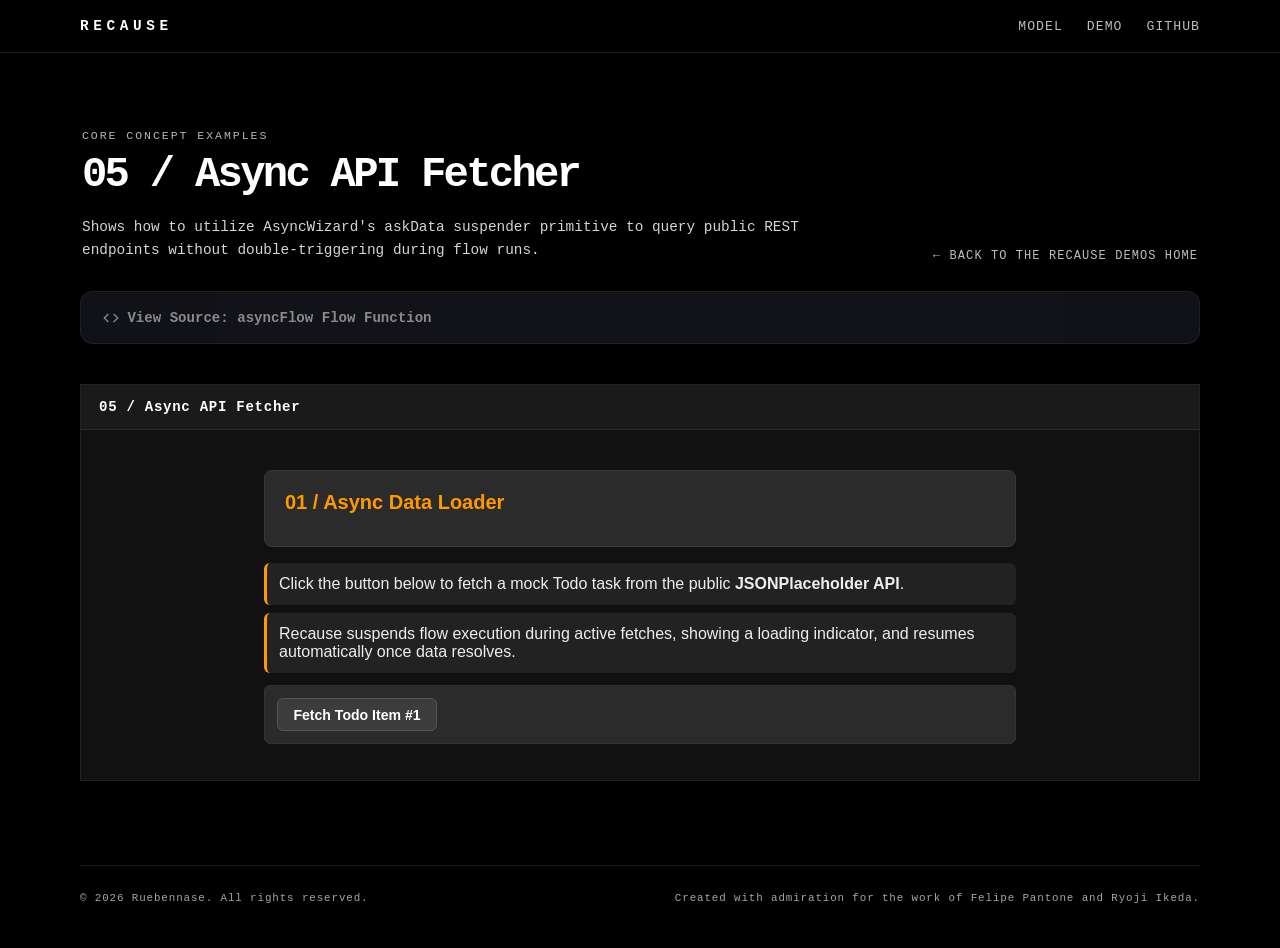
<file: examples/05_async_backend.html>
<!DOCTYPE html>
<html lang="en">
<head>
  <meta charset="UTF-8">
  <meta name="viewport" content="width=device-width, initial-scale=1.0">
  <title>05 / Async API Fetcher — Recause</title>
  <link rel="stylesheet" href="../examples_layout.css">
  <link rel="stylesheet" href="../wizards.css">
  <style>
    body {
      background: #000;
      color: #fff;
    }
  </style>
</head>
<body>

  <header class="site-header">
    <div class="wrap">
      <nav>
        <a class="brand" href="../index.html">RECAUSE</a>
        <div class="navlinks">
          <a href="../index.html#model">MODEL</a>
          <a href="../index.html#demo">DEMO</a>
          <a class="keep" href="https://github.com/Ruebennase/Recause" target="_blank" rel="noreferrer">GITHUB</a>
        </div>
      </nav>
    </div>
  </header>

  <div class="demo-frame">
    <section class="demo-intro" aria-labelledby="demo-title">
      <div>
        <div class="demo-kicker">CORE CONCEPT EXAMPLES</div>
        <h1 id="demo-title">05 / Async API Fetcher</h1>
        <p>Shows how to utilize AsyncWizard's askData suspender primitive to query public REST endpoints without double-triggering during flow runs.</p>
      </div>
      <a class="back-link" href="../examples_home.html">← BACK TO THE RECAUSE DEMOS HOME</a>
    </section>

    <!-- Collapsible Code Viewer -->
    <details class="code-details">
      <summary class="code-summary">
        <span>
          <svg width="16" height="16" viewBox="0 0 24 24" fill="none" stroke="currentColor" stroke-width="2" style="vertical-align: middle;">
            <polyline points="16 18 22 12 16 6"></polyline>
            <polyline points="8 6 2 12 8 18"></polyline>
          </svg>
          View Source: asyncFlow Flow Function
        </span>
        <span class="summary-hint"></span>
      </summary>
      <div class="code-content">
        <pre><code id="flow-code-block"></code></pre>
      </div>
    </details>

    <div class="demo-surface" style="background: #111; border-color: #222;">
      <header class="demo-toolbar" style="background: #1a1a1a; border-bottom-color: #2b2b2b; color: #fff;">
        <div class="demo-toolbar-title">
          <span>05 / Async API Fetcher</span>
        </div>
      </header>

      <div class="app-layout" style="padding: 24px; background: #111;">
        <main style="width: 100%;">
          <div id="default-page-wizard-container" style="max-width: 100%; margin: 0; padding: 0; background: transparent; border: 0; min-height: auto;"></div>
        </main>
      </div>
    </div>
  </div>

  <footer class="site-footer" style="border-top: 1px solid #1a1a1a;">
    <span>© 2026 Ruebennase. All rights reserved.</span>
    <span>Created with admiration for the work of Felipe Pantone and Ryoji Ikeda.</span>
  </footer>

  <!-- Load Recause Files -->
  <script src="../recauseEngine.js"></script>
  <script src="../baseWizard.js"></script>
  <script src="../formWizard.js"></script>
  <script src="../chatWizard.js"></script>
  <script src="../pagesWizard.js"></script>
  <script src="../asyncWizard.js"></script>

  <script>
    function asyncFlow(pages) {
      pages.beginPage("01 / Async Data Loader", false);
      
      pages.say("Click the button below to fetch a mock Todo task from the public **JSONPlaceholder API**.");
      pages.say("Recause suspends flow execution during active fetches, showing a loading indicator, and resumes automatically once data resolves.");

      pages.askForm("fetchForm", function (form) {
        form.submitButton("Fetch Todo Item #1", "triggerFetch");

        if (form.getValue("triggerFetch")) {
          // Trigger data suspense fetching with a synthetic 1-second delay so the loading state is visible
          const todo = pages.askData(
            "Fetching from jsonplaceholder.typicode.com... (1s delay simulated)", 
            "fetchedTodo", 
            () => new Promise(resolve => setTimeout(resolve, 1000))
              .then(() => fetch("https://jsonplaceholder.typicode.com/todos/1"))
              .then(r => r.json())
          );

          if (todo) {
            form.say("🎉 **Data Successfully Loaded!**");
            form.say(`- **Task ID**: ${todo.id}`);
            form.say(`- **Task Title**: "${todo.title}"`);
            form.say(`- **Task Status**: ${todo.completed ? "Completed ✅" : "Active / Uncompleted"}`);
          }
        }
      });

      pages.endPage();
    }

    function highlightRecauseCode(codeStr) {
      return codeStr
        .replace(/&/g, "&amp;")
        .replace(/</g, "&lt;")
        .replace(/>/g, "&gt;");
    }

    document.addEventListener("DOMContentLoaded", () => {
      // Populate code viewer
      const codeBlock = document.getElementById("flow-code-block");
      if (codeBlock) {
        codeBlock.innerHTML = highlightRecauseCode(asyncFlow.toString());
      }
      
      const container = document.getElementById("default-page-wizard-container");
      const wiz = new PagesWizard(container, {}, asyncFlow, null, { recordHistory: true });
      wiz.runFlow();
    });
  </script>
</body>
</html>
</file>
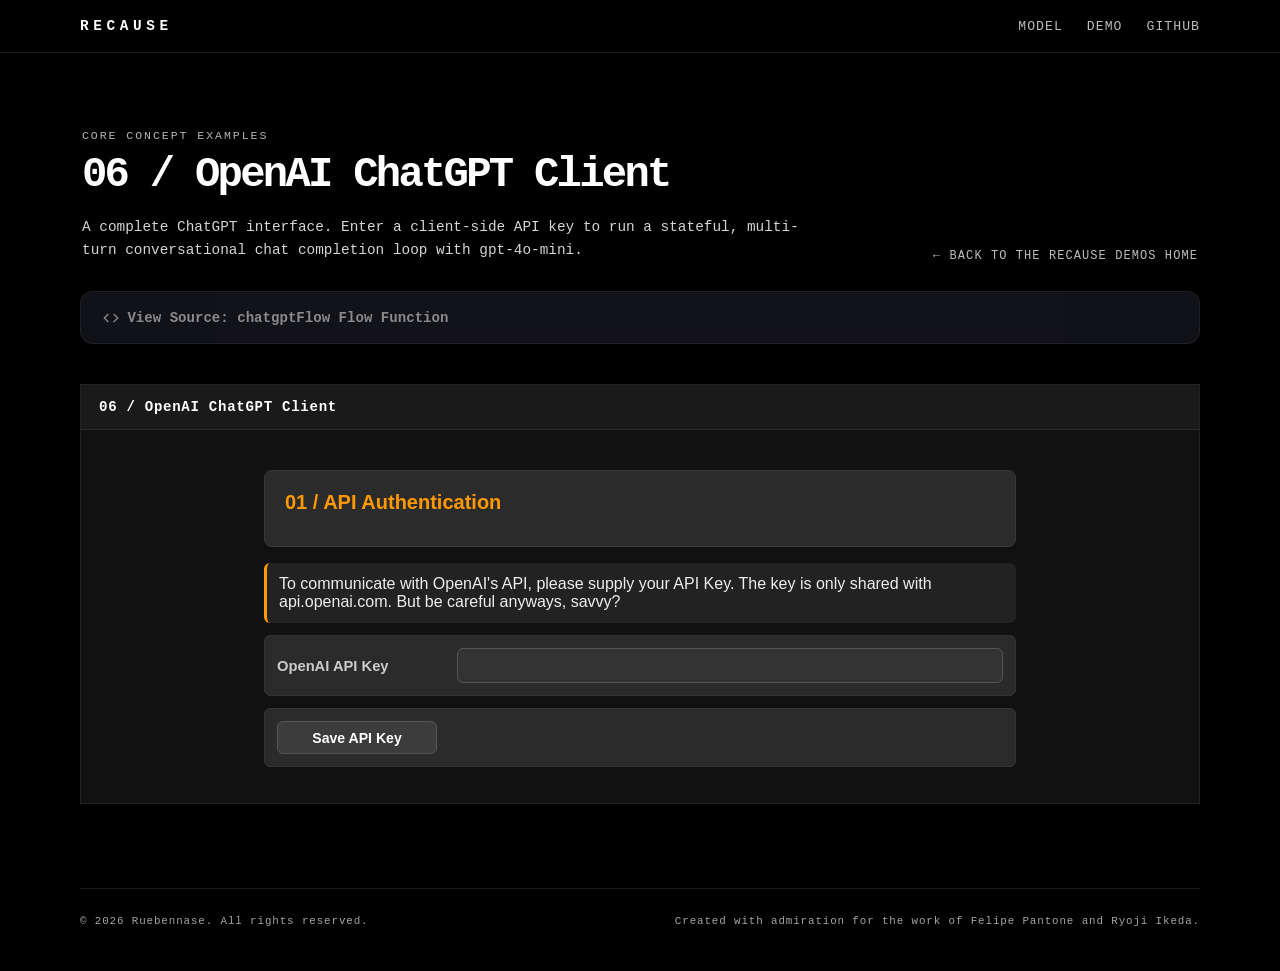
<file: examples/06_openai_gpt_client.html>
<!DOCTYPE html>
<html lang="en">
<head>
  <meta charset="UTF-8">
  <meta name="viewport" content="width=device-width, initial-scale=1.0">
  <title>06 / OpenAI ChatGPT Client — Recause</title>
  <link rel="stylesheet" href="../examples_layout.css">
  <link rel="stylesheet" href="../wizards.css">
  <style>
    body {
      background: #000;
      color: #fff;
    }
  </style>
</head>
<body>

  <header class="site-header">
    <div class="wrap">
      <nav>
        <a class="brand" href="../index.html">RECAUSE</a>
        <div class="navlinks">
          <a href="../index.html#model">MODEL</a>
          <a href="../index.html#demo">DEMO</a>
          <a class="keep" href="https://github.com/Ruebennase/Recause" target="_blank" rel="noreferrer">GITHUB</a>
        </div>
      </nav>
    </div>
  </header>

  <div class="demo-frame">
    <section class="demo-intro" aria-labelledby="demo-title">
      <div>
        <div class="demo-kicker">CORE CONCEPT EXAMPLES</div>
        <h1 id="demo-title">06 / OpenAI ChatGPT Client</h1>
        <p>A complete ChatGPT interface. Enter a client-side API key to run a stateful, multi-turn conversational chat completion loop with gpt-4o-mini.</p>
      </div>
      <a class="back-link" href="../examples_home.html">← BACK TO THE RECAUSE DEMOS HOME</a>
    </section>

    <!-- Collapsible Code Viewer -->
    <details class="code-details">
      <summary class="code-summary">
        <span>
          <svg width="16" height="16" viewBox="0 0 24 24" fill="none" stroke="currentColor" stroke-width="2" style="vertical-align: middle;">
            <polyline points="16 18 22 12 16 6"></polyline>
            <polyline points="8 6 2 12 8 18"></polyline>
          </svg>
          View Source: chatgptFlow Flow Function
        </span>
        <span class="summary-hint"></span>
      </summary>
      <div class="code-content">
        <pre><code id="flow-code-block"></code></pre>
      </div>
    </details>

    <div class="demo-surface" style="background: #111; border-color: #222;">
      <header class="demo-toolbar" style="background: #1a1a1a; border-bottom-color: #2b2b2b; color: #fff;">
        <div class="demo-toolbar-title">
          <span>06 / OpenAI ChatGPT Client</span>
        </div>
      </header>

      <div class="app-layout" style="padding: 24px; background: #111;">
        <main style="width: 100%;">
          <div id="default-page-wizard-container" style="max-width: 100%; margin: 0; padding: 0; background: transparent; border: 0; min-height: auto;"></div>
        </main>
      </div>
    </div>
  </div>

  <footer class="site-footer" style="border-top: 1px solid #1a1a1a;">
    <span>© 2026 Ruebennase. All rights reserved.</span>
    <span>Created with admiration for the work of Felipe Pantone and Ryoji Ikeda.</span>
  </footer>

  <!-- Load Recause Files -->
  <script src="../recauseEngine.js"></script>
  <script src="../baseWizard.js"></script>
  <script src="../formWizard.js"></script>
  <script src="../chatWizard.js"></script>
  <script src="../pagesWizard.js"></script>
  <script src="../asyncWizard.js"></script>

  <script>
    function chatgptFlow(pages) {
      pages.beginPage("01 / API Authentication", "Start Chatting >>");
      
      pages.say("To communicate with OpenAI's API, please supply your API Key. The key is only shared with api.openai.com. But be careful anyways, savvy?");

      pages.askForm("keyForm", function (form) {
        form.askText("OpenAI API Key", "apiKey", { required: true });
        form.submitButton("Save API Key", "isSaved");
      });

      pages.endPage();

      // PAGE 2: Chat dialog session
      pages.beginPage("02 / Conversational Chat", false, "<< Configure API Key");

      const apiKey = pages.getValue("/keyForm.apiKey");
      if (!apiKey) {
        pages.say("⚠️ Please return to Page 1 and save a valid API key first.");
        pages.endPage();
        return;
      }
      
      pages.askChat("gptChat", function (chat) {
        let currentPath = "rootTurn";
        let depth = 0;
        let welcome = "Ask me anything!";

        while (true) {
          const versions = chat.getValue(`${currentPath}.versions`) || [];
          const idx = chat.getValue(`${currentPath}.activeVersionIndex`) || 0;
          const activeVer = versions[idx] || null;

          // Align prompt in state with active version if index was updated more recently
          const promptPath = `${currentPath}.prompt`;
          const activeIdxPath = `${currentPath}.activeVersionIndex`;
          if (activeVer && chat.revisionValue(activeIdxPath) >= chat.revisionValue(promptPath)) {
            if (chat.getValue(promptPath) !== activeVer.prompt) {
              chat.setValue(promptPath, activeVer.prompt);
              chat.restartFlow();
            }
          }

          // 1. Ask for the prompt for this depth.
          // The question prompt text is either the initial welcome message (Turn 1) or the previous response.
          const questionText = (depth === 0) ? welcome : chat.getValue(`${currentPath.substring(0, currentPath.lastIndexOf('.'))}.response_v${chat.getValue(currentPath.substring(0, currentPath.lastIndexOf('.')) + '.activeVersionIndex')}`);
          
          chat.askText(questionText, promptPath);
          const prompt = chat.getValue(promptPath);

          if (!prompt) break; // Halts the loop if input is empty/missing

          // 2. If prompt is modified, create a new branch version
          if (!activeVer || prompt !== activeVer.prompt) {
            versions.push({ prompt: prompt });
            
            chat.setValue(`${currentPath}.versions`, versions);
            chat.setValue(`${currentPath}.activeVersionIndex`, versions.length - 1);
            chat.removeValue(`${currentPath}.response_v${versions.length - 1}`); // trigger re-fetch
            chat.restartFlow();
          }

          // 3. Render Version Switcher (Non-blocking, positioned directly under prompt bubble)
          if (versions.length > 1) {
            chat.askButtonNowait(
              "",
              `${currentPath}.activeVersionIndex`,
              versions.map((v, idx) => ({
                value: idx,
                label: v.prompt.length > 25 ? v.prompt.substring(0, 22) + "..." : v.prompt
              }))
            );
          }

          // 4. Fetch the API response (version-specific path)
          const response = chat.askData(
            "Calling OpenAI API...", 
            `${currentPath}.response_v${idx}`, 
            () => {
              // Traverse from root to compile messages history context using leaf path reads
              const messages = [];
              let historyPath = "rootTurn";
              for (let d = 0; d < depth; d++) {
                const histIdx = chat.getValue(`${historyPath}.activeVersionIndex`) || 0;
                const histVersions = chat.getValue(`${historyPath}.versions`) || [];
                const histVer = histVersions[histIdx] || {};
                const histResponse = chat.getValue(`${historyPath}.response_v${histIdx}`);
                if (histVer.prompt && histResponse) {
                  messages.push({ role: "user", content: histVer.prompt });
                  messages.push({ role: "assistant", content: histResponse });
                }
                
                historyPath = `${historyPath}.childTurns_v${histIdx}`;
              }
              messages.push({ role: "user", content: prompt });

              return fetch("https://api.openai.com/v1/chat/completions", {
                method: "POST",
                headers: {
                  "Content-Type": "application/json",
                  "Authorization": "Bearer " + apiKey
                },
                body: JSON.stringify({
                  model: "gpt-4o-mini",
                  messages: messages
                })
              })
              .then(r => {
                if (!r.ok) throw new Error("API call failed: " + r.statusText);
                return r.json();
              })
              .then(d => d.choices[0].message.content);
            }
          );

          if (!response) break;

          // 5. Move path to the active version's child turn
          currentPath = `${currentPath}.childTurns_v${idx}`;
          depth++;
        }
      });

      pages.endPage();
    }

    function highlightRecauseCode(codeStr) {
      return codeStr
        .replace(/&/g, "&amp;")
        .replace(/</g, "&lt;")
        .replace(/>/g, "&gt;");
    }

    document.addEventListener("DOMContentLoaded", () => {
      // Populate code viewer
      const codeBlock = document.getElementById("flow-code-block");
      if (codeBlock) {
        codeBlock.innerHTML = highlightRecauseCode(chatgptFlow.toString());
      }
      
      const container = document.getElementById("default-page-wizard-container");
      const wiz = new PagesWizard(container, {}, chatgptFlow, null, { recordHistory: true });
      wiz.runFlow();
    });
  </script>
</body>
</html>
</file>
<file: premiumDemo.css>
@import url('https://fonts.googleapis.com/css2?family=Outfit:wght@400;500;600;700&family=Inter:wght@400;500;600&display=swap');

:root {
  --bg-primary: #f8fafc; /* Light slate gray background */
  --bg-grid: #f1f5f9;
  --panel-bg: #ffffff; /* Clean white panels */
  --border-color: #e2e8f0; /* Soft slate borders */
  
  --accent-purple: hsl(245, 20%, 45%); /* Subtle slate-indigo */
  --accent-purple-hover: hsl(245, 20%, 38%);
  --accent-purple-glow: rgba(90, 92, 138, 0.08);
  
  --accent-cyan: hsl(195, 22%, 40%); /* Muted slate-teal */
  --accent-cyan-hover: hsl(195, 22%, 34%);
  --accent-cyan-glow: rgba(78, 104, 115, 0.08);
  
  --text-main: #1e293b; /* Charcoal Slate 800 */
  --text-muted: #64748b; /* Slate 500 */
  
  --shadow-sm: 0 1px 2px 0 rgba(0, 0, 0, 0.04);
  --shadow-md: 0 4px 6px -1px rgba(0, 0, 0, 0.04), 0 2px 4px -1px rgba(0, 0, 0, 0.02);
  --shadow-lg: 0 10px 25px -5px rgba(0, 0, 0, 0.04), 0 8px 10px -6px rgba(0, 0, 0, 0.02);
}

body {
  margin: 0;
  padding: 0;
  background-color: var(--bg-primary);
  background-image: 
    radial-gradient(at 0% 0%, rgba(99, 102, 241, 0.05) 0px, transparent 50%),
    radial-gradient(at 100% 100%, rgba(14, 116, 144, 0.04) 0px, transparent 50%);
  color: var(--text-main);
  font-family: 'Inter', sans-serif;
  min-height: 100vh;
  display: flex;
  flex-direction: column;
}

header {
  padding: 1.25rem 2rem;
  border-bottom: 1px solid var(--border-color);
  background: #ffffff;
  display: flex;
  justify-content: space-between;
  align-items: center;
  box-shadow: var(--shadow-sm);
}

header h1 {
  margin: 0;
  font-family: 'Outfit', sans-serif;
  font-size: 1.35rem;
  font-weight: 600;
  color: var(--text-main);
  display: flex;
  align-items: center;
  gap: 0.6rem;
}

header .meta-badge {
  font-size: 0.75rem;
  padding: 0.25rem 0.75rem;
  border-radius: 9999px;
  background: #eef2ff;
  border: 1px solid #c7d2fe;
  color: var(--accent-purple);
  font-weight: 600;
}

.app-layout {
  display: flex;
  flex-direction: column;
  flex-grow: 1;
  max-width: 800px;
  width: 100%;
  margin: 0 auto;
  gap: 2rem;
  padding: 2rem;
  box-sizing: border-box;
}

/* --- Toolbar (Undo/Redo) --- */
.toolbar {
  display: flex;
  align-items: center;
  gap: 0.5rem;
}

.toolbar-btn {
  display: inline-flex;
  align-items: center;
  gap: 0.35rem;
  padding: 0.5rem 0.85rem;
  font-size: 0.85rem;
  font-weight: 500;
  border-radius: 8px;
  border: 1px solid var(--border-color);
  background: var(--panel-bg);
  color: var(--text-main);
  cursor: pointer;
  transition: all 0.2s ease;
}

.toolbar-btn:hover:not(:disabled) {
  background: var(--bg-primary);
  border-color: #cbd5e1;
}

.toolbar-btn:disabled {
  opacity: 0.5;
  cursor: not-allowed;
  color: var(--text-muted);
}

/* --- Main Wizard Container Card --- */
#page-wizard-container {
  background: var(--panel-bg);
  border: 1px solid var(--border-color);
  border-radius: 16px;
  padding: 2.5rem;
  box-shadow: var(--shadow-lg);
  box-sizing: border-box;
  display: flex;
  flex-direction: column;
  gap: 1.75rem;
  min-height: 540px; /* Stabilizes height during DOM wash to prevent layout collapse */
  transition: border-color 0.25s ease, box-shadow 0.25s ease;
}

/* Page Headers */
.page-block {
  margin-bottom: 1rem;
  border-left: 4px solid var(--accent-purple);
  padding-left: 1rem;
}

.page-title {
  font-family: 'Outfit', sans-serif;
  font-size: 1.6rem;
  font-weight: 700;
  color: var(--text-main);
  letter-spacing: -0.01em;
}

/* --- Form Wizard Layout --- */
.page-form-subcontainer {
  display: flex;
  flex-direction: column;
  gap: 1.5rem;
}

.form-question-row {
  display: flex;
  flex-direction: column;
  gap: 0.4rem;
  padding: 0.75rem 0;
  animation: fadeIn 0.3s ease-out;
}

.form-label {
  font-size: 0.88rem;
  font-weight: 600;
  color: var(--text-main);
}

.form-input, .form-textarea {
  background: #ffffff;
  border: 1px solid #cbd5e1;
  border-radius: 8px;
  padding: 0.65rem 0.9rem;
  color: var(--text-main);
  font-family: inherit;
  font-size: 0.92rem;
  outline: none;
  transition: all 0.2s ease;
  box-shadow: var(--shadow-sm);
}

.form-input:focus, .form-textarea:focus {
  border-color: var(--accent-purple);
  box-shadow: 0 0 0 3px var(--accent-purple-glow);
}

.form-checkbox-line {
  display: flex;
  align-items: center;
  gap: 0.65rem;
  margin: 0.4rem 0;
  font-size: 0.92rem;
  color: var(--text-main);
  cursor: pointer;
}

.form-checkbox-input {
  accent-color: var(--accent-purple);
  width: 16px;
  height: 16px;
  cursor: pointer;
}

.form-button {
  align-self: flex-start;
  background: var(--accent-purple);
  color: white;
  border: none;
  border-radius: 8px;
  padding: 0.65rem 1.4rem;
  font-size: 0.9rem;
  font-weight: 600;
  cursor: pointer;
  transition: all 0.2s;
  box-shadow: var(--shadow-sm);
}

.form-button:hover {
  background: var(--accent-purple-hover);
  transform: translateY(-1px);
}

.form-button:active {
  transform: translateY(0);
}

.form-button.form-button-destructive {
  background: #ef4444;
  color: white;
  padding: 0.55rem 1.1rem;
  font-size: 0.85rem;
}

.form-button.form-button-destructive:hover {
  background: #dc2626;
}

.form-locked-field {
  background: #f1f5f9;
  border: 1px solid #e2e8f0;
  border-radius: 8px;
  padding: 0.65rem 0.9rem;
  color: var(--accent-cyan);
  font-weight: 600;
  font-size: 0.92rem;
}

/* --- Chat Wizard Nested Views --- */
.page-chat-subcontainer, .form-chat-subcontainer {
  background: #f8fafc;
  border: 1px solid var(--border-color);
  border-radius: 12px;
  padding: 1.5rem; /* Standardized 24px padding */
  display: flex;
  flex-direction: column;
  gap: 1rem; /* Consistent 16px space between message blocks */
  box-sizing: border-box;
}

/* Chat Block elements */
.chat-question-block {
  display: flex;
  flex-direction: column;
  gap: 0.75rem; /* Consistent 12px space between bubble and input/button row */
  animation: slideIn 0.25s ease-out;
}

.chat-question-text {
  align-self: flex-start;
  background: rgba(90, 92, 138, 0.05); /* Subtle brand-colored tint (lavender/indigo) */
  border: 1px solid rgba(90, 92, 138, 0.12); /* Soft matching border */
  padding: 0.75rem 1rem;
  border-radius: 12px 12px 12px 0px; /* Sharp bottom-left corner mimics speech bubble tail */
  font-size: 0.9rem;
  line-height: 1.45;
  color: var(--text-main);
  max-width: 85%;
  box-shadow: var(--shadow-sm);
  font-weight: 500; /* Overrides <strong> default bolding */
}

.chat-question-header {
  font-size: 0.78rem;
  font-weight: 600;
  color: var(--text-muted);
  letter-spacing: 0.02em;
  margin-top: 0; /* Removed arbitrary margin to align spacing rhythm */
}

.chat-input {
  background: #ffffff;
  border: 1px solid #cbd5e1;
  border-radius: 6px;
  padding: 0.55rem 0.75rem;
  color: var(--text-main);
  font-size: 0.88rem;
  outline: none;
  transition: all 0.2s;
  box-shadow: var(--shadow-sm);
}

.chat-input:focus {
  border-color: var(--accent-cyan);
  box-shadow: 0 0 0 3px var(--accent-cyan-glow);
}

.chat-button-row {
  display: flex;
  flex-wrap: wrap;
  gap: 0.5rem; /* Consistent 8px gap between inline buttons */
}

.chat-button {
  background: #ffffff;
  color: var(--text-main);
  border: 1px solid var(--border-color);
  border-radius: 8px;
  padding: 0.55rem 1.2rem;
  font-size: 0.88rem;
  font-weight: 500;
  cursor: pointer;
  transition: all 0.2s;
  box-shadow: var(--shadow-sm);
}

.chat-button:hover {
  background: var(--bg-primary);
  border-color: #cbd5e1;
}

.chat-answer-line {
  align-self: flex-end;
  background: #ffffff;
  border: 1px solid var(--border-color);
  color: var(--text-main);
  padding: 0.65rem 1rem;
  border-radius: 12px 12px 0px 12px; /* Sharp bottom-right corner mimics speech bubble tail */
  font-size: 0.9rem;
  font-weight: 500;
  box-shadow: var(--shadow-sm);
}

.chat-edit-button {
  font-size: 0.72rem;
  color: var(--accent-cyan);
  background: transparent;
  border: 1px solid rgba(14, 116, 144, 0.2);
  border-radius: 4px;
  padding: 0.1rem 0.4rem;
  cursor: pointer;
  margin-left: 0.5rem;
  transition: all 0.2s;
}

.chat-edit-button:hover {
  background: rgba(14, 116, 144, 0.05);
  border-color: var(--accent-cyan);
}

.chat-option-line {
  display: flex;
  align-items: center;
  gap: 0.5rem;
  margin: 0.3rem 0;
  font-size: 0.88rem;
  cursor: pointer;
}

/* Nesting Container */
.chat-form-subContainer, .chat-chat-subContainer {
  border-top: 1px solid var(--border-color);
  padding-top: 0.75rem;
  margin-top: 0.25rem;
}

/* Page Navigation Buttons */
.page-button-row {
  margin-top: auto;
  padding-top: 1.75rem;
  border-top: 1px solid var(--border-color);
  display: flex;
  justify-content: space-between;
}

.page-button {
  background: #ffffff;
  border: 1px solid #cbd5e1;
  color: var(--text-main);
  padding: 0.65rem 1.4rem;
  border-radius: 8px;
  font-size: 0.9rem;
  font-weight: 600;
  cursor: pointer;
  transition: all 0.2s;
  box-shadow: var(--shadow-sm);
}

.page-button:hover {
  background: #f8fafc;
  border-color: #94a3b8;
}

.page-button[data-path="pagewizard.next"] {
  background: var(--accent-purple);
  border: none;
  color: white;
  box-shadow: var(--shadow-md);
}

.page-button[data-path="pagewizard.next"]:hover {
  background: var(--accent-purple-hover);
  transform: translateY(-1px);
}

.page-say-row {
  font-size: 0.95rem;
  line-height: 1.5;
  color: var(--text-muted);
  margin-bottom: 0.5rem;
}

/* --- Rich Markdown Styling --- */
.md-h1 {
  font-size: 1.4rem;
  font-weight: 700;
  color: var(--text-dark);
  margin-top: 1.25rem;
  margin-bottom: 0.75rem;
  border-bottom: 1px solid var(--border-color);
  padding-bottom: 0.35rem;
}
.md-h2 {
  font-size: 1.25rem;
  font-weight: 650;
  color: var(--text-dark);
  margin-top: 1rem;
  margin-bottom: 0.5rem;
}
.md-h3 {
  font-size: 1.1rem;
  font-weight: 600;
  color: var(--text-dark);
  margin-top: 0.85rem;
  margin-bottom: 0.45rem;
}
.md-h4 {
  font-size: 0.95rem;
  font-weight: 600;
  color: var(--accent-blue-dark);
  margin-top: 0.75rem;
  margin-bottom: 0.35rem;
}
.md-bullet {
  color: var(--accent-blue-dark);
  font-weight: bold;
  margin-right: 0.35rem;
}
.md-bullet-text {
  color: var(--text-dark);
}
strong {
  color: var(--text-dark);
  font-weight: 600;
}

/* --- Time Travel Sidebar --- */
.sidebar {
  display: flex;
  flex-direction: column;
  gap: 1.5rem;
  box-sizing: border-box;
}

.sidebar-panel {
  background: var(--panel-bg);
  border: 1px solid var(--border-color);
  border-radius: 16px;
  padding: 1.5rem;
  box-shadow: var(--shadow-md);
  display: flex;
  flex-direction: column;
  gap: 0.85rem;
}

.sidebar-panel h2 {
  font-family: 'Outfit', sans-serif;
  font-size: 1.1rem;
  margin: 0;
  color: var(--text-main);
  display: flex;
  align-items: center;
  gap: 0.5rem;
  border-bottom: 1px solid var(--border-color);
  padding-bottom: 0.65rem;
}

.history-list {
  display: flex;
  flex-direction: column;
  gap: 0.5rem;
  max-height: 350px;
  overflow-y: auto;
  padding-right: 0.25rem;
}

/* Custom Scrollbars */
.history-list::-webkit-scrollbar {
  width: 5px;
}
.history-list::-webkit-scrollbar-track {
  background: #f1f5f9;
}
.history-list::-webkit-scrollbar-thumb {
  background: #cbd5e1;
  border-radius: 3px;
}

.history-item {
  background: #f8fafc;
  border: 1px solid var(--border-color);
  border-radius: 8px;
  padding: 0.6rem 0.8rem;
  font-size: 0.84rem;
  color: var(--text-muted);
  cursor: pointer;
  transition: all 0.2s ease;
  display: flex;
  justify-content: space-between;
  align-items: center;
}

.history-item:hover {
  background: #f1f5f9;
  border-color: #cbd5e1;
  color: var(--text-main);
  transform: translateX(2px);
}

.history-item.active {
  background: #eef2ff;
  border-color: #a5b4fc;
  color: var(--accent-purple);
  font-weight: 600;
}

.history-item .rev-badge {
  font-size: 0.68rem;
  background: #e2e8f0;
  padding: 0.1rem 0.35rem;
  border-radius: 4px;
  color: var(--text-muted);
}

.history-item.active .rev-badge {
  background: #c7d2fe;
  color: var(--accent-purple);
}

.state-viewer {
  font-family: monospace;
  font-size: 0.72rem;
  background: #0f172a; /* Nice terminal black for active contrast */
  padding: 1rem;
  border-radius: 8px;
  color: #38bdf8; /* Light sky blue console text */
  overflow-x: auto;
  max-height: 200px;
}

/* Animations */
@keyframes fadeIn {
  from { opacity: 0; transform: translateY(5px); }
  to { opacity: 1; transform: translateY(0); }
}

@keyframes slideIn {
  from { opacity: 0; transform: translateX(-10px); }
  to { opacity: 1; transform: translateX(0); }
}

/* --- Form and Chat Lists --- */
.form-list-block, .chat-list-block {
  margin: 1.25rem 0;
  display: flex;
  flex-direction: column;
  gap: 0.75rem;
}

.form-list-header, .chat-list-header {
  font-size: 0.88rem;
  font-weight: 650;
  text-transform: uppercase;
  letter-spacing: 0.05em;
  color: var(--accent-blue-dark);
  margin-bottom: 0.25rem;
}

.form-list-container, .chat-list-container {
  display: flex;
  flex-direction: column;
  gap: 1rem;
}

.form-list-item-row, .chat-list-item-row {
  border: 1px solid var(--border-color);
  background: var(--card-bg);
  border-radius: 12px;
  padding: 1.25rem;
  box-shadow: var(--shadow-sm);
  display: flex;
  flex-direction: column;
  gap: 0.85rem;
  position: relative;
  animation: fadeIn 0.25s ease-out;
}

.form-list-delete-button, .chat-list-delete-button {
  align-self: flex-end;
  background: #fef2f2;
  color: #ef4444;
  border: 1px solid #fee2e2;
  border-radius: 8px;
  padding: 0.4rem 0.85rem;
  font-size: 0.78rem;
  font-weight: 600;
  cursor: pointer;
  transition: all 0.2s ease;
  margin-top: 0.25rem;
}

.form-list-delete-button:hover, .chat-list-delete-button:hover {
  background: #fee2e2;
  border-color: #fca5a5;
  transform: translateY(-1px);
}

.form-list-add-button, .chat-list-add-button {
  align-self: flex-start;
  background: #f8fafc;
  color: var(--text-muted);
  border: 1px dashed var(--border-color);
  border-radius: 10px;
  padding: 0.5rem 1.1rem;
  font-size: 0.82rem;
  font-weight: 600;
  cursor: pointer;
  transition: all 0.2s ease;
  margin-top: 0.25rem;
}

.form-list-add-button:hover, .chat-list-add-button:hover {
  background: #f1f5f9;
  border-color: #cbd5e1;
  color: var(--text-main);
  transform: translateY(-1px);
}

.form-button.saved {
  background: #ecfdf5 !important;
  color: #059669 !important;
  border: 1px solid #a7f3d0 !important;
  box-shadow: none !important;
  cursor: default !important;
  pointer-events: none !important;
  transform: none !important;
}

/* --- Validation & Card Header Styles --- */
.form-input.invalid, .form-textarea.invalid {
  border-color: #fca5a5 !important;
  background-color: #fff1f2 !important;
}
.form-input.invalid:focus, .form-textarea.invalid:focus {
  outline: none;
  box-shadow: 0 0 0 3px rgba(239, 68, 68, 0.15) !important;
  border-color: #ef4444 !important;
}

.form-checkbox-group-container.invalid, .form-radio-group-container.invalid {
  border: 1px solid #fca5a5 !important;
  background: #fff1f2 !important;
  padding: 0.75rem !important;
  border-radius: 8px !important;
  width: 100%;
}

.form-field-error {
  color: #e11d48;
  font-size: 0.76rem;
  font-weight: 500;
  margin-top: 0.3rem;
  animation: fadeIn 0.2s ease-out;
}

.form-validation-complaints-box {
  margin-top: 1rem;
  padding: 0.85rem 1.1rem;
  background: #fef2f2;
  border: 1px solid #fee2e2;
  border-radius: 10px;
  font-size: 0.82rem;
  color: #991b1b;
  display: flex;
  flex-direction: column;
  gap: 0.35rem;
  animation: fadeIn 0.25s ease-out;
}
.complaints-header {
  font-weight: 650;
  margin-bottom: 0.15rem;
}
.complaint-item {
  font-weight: 500;
  padding-left: 0.25rem;
}

.form-list-item-card-header, .chat-list-item-card-header {
  display: flex;
  justify-content: space-between;
  align-items: center;
  border-bottom: 1px solid var(--border-color);
  padding-bottom: 0.65rem;
  margin-bottom: 0.85rem;
  width: 100%;
}
.card-title-text {
  font-weight: 700;
  font-size: 0.82rem;
  color: var(--text-main);
  text-transform: uppercase;
  letter-spacing: 0.05em;
}
.card-status-badge {
  font-size: 0.7rem;
  font-weight: 700;
  padding: 0.25rem 0.55rem;
  border-radius: 6px;
  text-transform: uppercase;
  letter-spacing: 0.02em;
}
.card-status-badge.complete {
  background: #ecfdf5;
  color: #047857;
  border: 1px solid #d1fae5;
}
.card-status-badge.incomplete {
  background: #fffbeb;
  color: #b45309;
  border: 1px solid #fef3c7;
}

@keyframes fadeIn {
  from { opacity: 0; transform: translateY(3px); }
  to { opacity: 1; transform: translateY(0); }
}

/* --------------------------------------------------------------------------
   Recause site frame
   The application itself intentionally remains a light SaaS-style interface.
   -------------------------------------------------------------------------- */
:root {
  --recause-black: #000;
  --recause-white: #fff;
  --recause-gray: #8a8a8a;
  --recause-line: #262626;
  --recause-cyan: #00e5ff;
  --recause-blue: #0866ff;
  --recause-yellow: #ffe600;
  --recause-mono: ui-monospace, SFMono-Regular, Menlo, Monaco, Consolas, "Liberation Mono", "Courier New", monospace;
}

body {
  background: var(--recause-black);
  background-image:
    repeating-linear-gradient(to bottom, rgba(255,255,255,.018) 0 1px, transparent 1px 5px);
}

.site-header {
  padding: 18px 0;
  border: 0;
  border-bottom: 1px solid var(--recause-line);
  background: #000;
  color: #fff;
  font-family: var(--recause-mono);
}

.wrap {
  width: min(calc(100% - 48px), 1120px);
  margin: 0 auto;
}

nav {
  display: flex;
  justify-content: space-between;
  align-items: center;
  gap: 24px;
}

.brand {
  font-size: .9rem;
  letter-spacing: .32em;
  text-decoration: none;
  font-weight: 700;
  color: #fff;
}

.navlinks {
  display: flex;
  gap: 24px;
  align-items: center;
  font-size: .82rem;
  letter-spacing: .08em;
}

.navlinks a {
  color: #bdbdbd;
  font-family: var(--recause-mono);
  font-size: .82rem;
  letter-spacing: .08em;
  text-decoration: none;
}

.back-link {
  color: #bdbdbd;
  font-family: var(--recause-mono);
  font-size: .75rem;
  letter-spacing: .09em;
  text-decoration: none;
}

.navlinks a:hover,
.back-link:hover { color: #fff; }

.navlinks a:focus-visible,
.brand:focus-visible,
.back-link:focus-visible,
button:focus-visible,
input:focus-visible,
textarea:focus-visible {
  outline: 2px solid var(--recause-yellow);
  outline-offset: 3px;
}

.demo-frame {
  width: min(calc(100% - 48px), 1120px);
  margin: 0 auto;
  padding: 76px 0 84px;
}

.demo-intro {
  display: grid;
  grid-template-columns: minmax(0, 1fr) auto;
  align-items: end;
  gap: 40px;
  color: #fff;
  font-family: var(--recause-mono);
  padding: 0 2px 28px;
}

.demo-kicker {
  margin-bottom: 14px;
  color: #b5b5b5;
  font-size: .72rem;
  letter-spacing: .17em;
}

.demo-intro h1 {
  margin: 0;
  color: #fff;
  font-family: var(--recause-mono);
  font-size: clamp(1.6rem, 3.3vw, 3.6rem);
  line-height: .94;
  letter-spacing: -.065em;
}

.demo-intro p {
  max-width: 720px;
  margin: 20px 0 0;
  color: #d5d5d5;
  font-size: .9rem;
  line-height: 1.65;
}

.demo-surface {
  overflow: hidden;
  border: 1px solid #303030;
  background: var(--bg-primary);
  box-shadow: 0 28px 90px rgba(0,0,0,.56);
}

.demo-toolbar {
  padding: 14px 18px;
  border: 0;
  border-bottom: 1px solid var(--border-color);
  background: #fff;
  box-shadow: none;
  display: flex;
  justify-content: space-between;
  align-items: center;
}

.demo-toolbar-title {
  display: flex;
  align-items: center;
  gap: 10px;
  color: var(--text-main);
  font-family: 'Outfit', sans-serif;
  font-size: .9rem;
  font-weight: 400;
}

.demo-toolbar-title svg { color: var(--accent-purple); }

.demo-surface .app-layout {
  max-width: 860px;
  padding: 42px 30px 54px;
}

.demo-surface main { width: 100%; }

.site-footer {
  width: min(calc(100% - 48px), 1120px);
  margin: 0 auto;
  padding: 26px 0 44px;
  border-top: 1px solid #151515;
  color: #a5a5a5;
  display: flex;
  justify-content: space-between;
  gap: 24px;
  font-family: var(--recause-mono);
  font-size: .68rem;
  letter-spacing: .08em;
}

@media (max-width: 760px) {
  .site-header {
    padding: 0 18px;
    grid-template-columns: 1fr auto;
  }
  .site-context { display: none; }
  .site-nav { gap: 14px; }
  .site-nav a:nth-child(2) { display: none; }
  .demo-frame { width: min(calc(100% - 24px), 1120px); padding: 48px 0 60px; }
  .demo-intro { grid-template-columns: 1fr; align-items: start; gap: 20px; }
  .demo-toolbar { align-items: flex-start; gap: 14px; }
  .demo-toolbar-title span { display: none; }
  .demo-surface .app-layout { padding: 22px 12px 32px; }
  #page-wizard-container { padding: 1.35rem; border-radius: 12px; }
  .site-footer { width: calc(100% - 24px); flex-direction: column; }
}

@media (max-width: 460px) {
  .site-nav a:first-child { display: none; }
  .demo-toolbar { padding: 12px; }
  .toolbar-btn { padding: .48rem .65rem; }
}

/* --- Collapsible Code Viewer & Conceptual Highlighting --- */
.code-details {
  background: #0f1016; /* Deep dark background */
  border: 1px solid #222;
  border-radius: 12px;
  margin-bottom: 2.5rem;
  overflow: hidden;
  box-shadow: 0 10px 30px rgba(0, 0, 0, 0.4);
  transition: all 0.25s ease;
}
.code-details[open] {
  border-color: #0866ff; /* Felipe Pantone Blue accent on open */
}
.code-summary {
  padding: 1.1rem 1.4rem;
  font-size: 0.88rem;
  font-weight: 600;
  color: #8a8a8a;
  cursor: pointer;
  display: flex;
  justify-content: space-between;
  align-items: center;
  user-select: none;
  background: rgba(255, 255, 255, 0.01);
}
.code-summary:hover {
  color: #fff;
  background: rgba(255, 255, 255, 0.03);
}
.code-summary span {
  display: flex;
  align-items: center;
  gap: 8px;
}
.summary-hint {
  font-size: 0.76rem;
  font-weight: 400;
  color: #a5a5a5;
}
.code-content {
  border-top: 1px solid #1a1a1a;
  background: #050608; /* Extremely dark terminal black */
  padding: 1.4rem;
  max-height: 520px;
  overflow-y: auto;
}
/* Custom Scrollbar for sleek developer code panel */
.code-content::-webkit-scrollbar {
  width: 8px;
  height: 8px;
}
.code-content::-webkit-scrollbar-track {
  background: #050608;
}
.code-content::-webkit-scrollbar-thumb {
  background: #0866ff; /* Match the Pantone Blue frame color */
  border-radius: 4px;
  border: 1px solid #050608;
}
.code-content::-webkit-scrollbar-thumb:hover {
  background: #3b82f6; /* Lighter blue on hover */
}
.code-content pre {
  margin: 0;
  font-family: 'Fira Code', 'SFMono-Regular', Consolas, 'Liberation Mono', Menlo, monospace;
  font-size: 0.8rem;
  line-height: 1.6;
  white-space: pre;
  color: #eee;
}
</file>
<file: examples_layout.css>
/* ==========================================================================
   Recause Examples Layout Stylesheet (examples_layout.css)
   Contains navbar, footer, layout grid, and code viewer styles for examples.
   Prevents CSS pollution into form/chat components.
   ========================================================================== */

:root {
  --recause-mono: ui-monospace, SFMono-Regular, Menlo, Monaco, Consolas, "Liberation Mono", "Courier New", monospace;
  --recause-yellow: #ffe600;
  --recause-line: #1a1a1a;
}

body {
  margin: 0;
  padding: 0;
  background: #000;
  color: #fff;
  font-family: var(--recause-mono);
  min-height: 100vh;
  display: flex;
  flex-direction: column;
  box-sizing: border-box;
}

/* --- Brand Header Navbar --- */
.site-header {
  padding: 18px 0;
  border: 0;
  border-bottom: 1px solid var(--recause-line);
  background: #000;
  color: #fff;
  font-family: var(--recause-mono);
  position: relative;
  z-index: 30;
}

.wrap {
  width: min(calc(100% - 48px), 1120px);
  margin: 0 auto;
}

nav {
  display: flex;
  justify-content: space-between;
  align-items: center;
  gap: 24px;
}

.brand {
  font-size: .9rem;
  letter-spacing: .32em;
  text-decoration: none;
  font-weight: 700;
  color: #fff;
}

.navlinks {
  display: flex;
  gap: 24px;
  align-items: center;
  font-size: .82rem;
  letter-spacing: .08em;
}

.navlinks a {
  color: #bdbdbd;
  font-family: var(--recause-mono);
  font-size: .82rem;
  letter-spacing: .08em;
  text-decoration: none;
}

.navlinks a:hover {
  color: #fff;
}

/* --- Layout Grid --- */
.demo-frame {
  width: min(calc(100% - 48px), 1120px);
  margin: 0 auto;
  padding: 76px 0 84px;
  flex-grow: 1;
}

.demo-intro {
  display: grid;
  grid-template-columns: minmax(0, 1fr) auto;
  align-items: end;
  gap: 40px;
  color: #fff;
  font-family: var(--recause-mono);
  padding: 0 2px 28px;
}

.demo-kicker {
  margin-bottom: 14px;
  color: #b5b5b5;
  font-size: .72rem;
  letter-spacing: .17em;
}

.demo-intro h1 {
  margin: 0;
  color: #fff;
  font-family: var(--recause-mono);
  font-size: clamp(1.6rem, 3.3vw, 3.6rem);
  line-height: .94;
  letter-spacing: -.065em;
}

.demo-intro p {
  max-width: 720px;
  margin: 20px 0 0;
  color: #d5d5d5;
  font-size: .9rem;
  line-height: 1.65;
}

.back-link {
  color: #bdbdbd;
  font-family: var(--recause-mono);
  font-size: .75rem;
  letter-spacing: .09em;
  text-decoration: none;
}

.back-link:hover {
  color: #fff;
}

/* --- Code Details (Viewer) --- */
.code-details {
  background: #0f1016;
  border: 1px solid #222;
  border-radius: 12px;
  margin-bottom: 2.5rem;
  overflow: hidden;
  box-shadow: 0 10px 30px rgba(0, 0, 0, 0.4);
  transition: all 0.25s ease;
}

.code-details[open] {
  border-color: #0866ff;
}

.code-summary {
  padding: 1.1rem 1.4rem;
  font-size: 0.88rem;
  font-weight: 600;
  color: #8a8a8a;
  cursor: pointer;
  display: flex;
  justify-content: space-between;
  align-items: center;
  user-select: none;
  background: rgba(255, 255, 255, 0.01);
}

.code-summary:hover {
  color: #fff;
  background: rgba(255, 255, 255, 0.03);
}

.code-summary span {
  display: flex;
  align-items: center;
  gap: 8px;
}

.summary-hint {
  font-size: 0.76rem;
  font-weight: 400;
  color: #a5a5a5;
}

.code-content {
  border-top: 1px solid #1a1a1a;
  background: #050608;
  padding: 1.4rem;
  max-height: 520px;
  overflow-y: auto;
}

.code-content::-webkit-scrollbar {
  width: 8px;
  height: 8px;
}

.code-content::-webkit-scrollbar-track {
  background: #050608;
}

.code-content::-webkit-scrollbar-thumb {
  background: #0866ff;
  border-radius: 4px;
  border: 1px solid #050608;
}

.code-content::-webkit-scrollbar-thumb:hover {
  background: #3b82f6;
}

.code-content pre {
  margin: 0;
  font-family: var(--recause-mono);
  font-size: 0.8rem;
  line-height: 1.6;
  white-space: pre;
  color: #eee;
}

/* --- Demo Surface --- */
.demo-surface {
  overflow: hidden;
  border: 1px solid #303030;
  box-shadow: 0 28px 90px rgba(0,0,0,.56);
}

.demo-toolbar {
  padding: 14px 18px;
  border: 0;
  border-bottom: 1px solid #222;
  display: flex;
  justify-content: space-between;
  align-items: center;
}

.demo-toolbar-title {
  display: flex;
  align-items: center;
  gap: 8px;
  color: #fff;
  font-family: var(--recause-mono);
  font-size: 0.88rem;
  font-weight: 600;
  letter-spacing: 0.05em;
}

/* Set box-sizing globally for layout predictability */
*, *::before, *::after {
  box-sizing: border-box;
}

.app-layout {
  display: flex;
  flex-direction: column;
  max-width: 800px;
  width: 100%;
  margin: 0 auto;
  padding: 32px 24px;
}

/* --- Footer --- */
.site-footer {
  width: min(calc(100% - 48px), 1120px);
  margin: 0 auto;
  padding: 26px 0 44px;
  border-top: 1px solid #151515;
  color: #a5a5a5;
  display: flex;
  justify-content: space-between;
  gap: 24px;
  font-family: var(--recause-mono);
  font-size: .68rem;
  letter-spacing: .08em;
}

@media (max-width: 760px) {
  .site-header {
    padding: 18px 0;
  }
  .demo-frame {
    width: calc(100% - 24px);
    padding: 32px 0 48px;
  }
  .demo-intro {
    grid-template-columns: 1fr;
    gap: 20px;
    padding-bottom: 18px;
  }
  .demo-surface {
    border-radius: 8px;
  }
  .site-footer {
    width: calc(100% - 24px);
    flex-direction: column;
  }
}
</file>
<file: wizards.css>
/* ==========================================================================
   Default Wizards Stylesheet (wizards.css)
   Consolidated default styles for PagesWizard, FormWizard, and ChatWizard.
   Theme: Dark Grey, Matte Orange, Slate White.
   ========================================================================== */

/* --- Default Containers --- */
#default-page-wizard-container,
#default-form-wizard-container,
#default-chat-wizard-container {
  max-width: 800px;
  margin: 1.5rem auto;
  padding: 1.5rem;
  background: #222222;
  border: 1px solid #333333;
  border-radius: 12px;
  color: #eeeeee;
  font-family: -apple-system, BlinkMacSystemFont, "Segoe UI", Roboto, Helvetica, Arial, sans-serif;
  box-sizing: border-box;
  min-height: 480px;
}

/* --- PagesWizard Styles --- */
.page-form-subcontainer,
.page-chat-subcontainer {
  max-width: 100%;
  margin: 0;
  padding: 0;
  box-sizing: border-box;
}

.page-block {
  margin: 1rem 0;
  padding: 1.25rem;
  background: #2b2b2b;
  border-radius: 8px;
  border: 1px solid #3a3a3a;
}

.page-title {
  font-size: 1.25rem;
  font-weight: 700;
  color: #ff9900; /* Matte Orange */
  margin-bottom: 0.75rem;
}

.page-say-row {
  background: #222222;
  margin: 0.5rem 0;
  padding: 0.75rem;
  border-radius: 6px;
  border-left: 3px solid #ff9900;
}

.page-button-row {
  margin-top: 1.5rem;
  display: flex;
  flex-wrap: wrap;
  gap: 10px;
}

.page-button {
  background: #333333;
  color: #ffffff;
  border: 1px solid #555555;
  padding: 0.5rem 1rem;
  border-radius: 6px;
  cursor: pointer;
  font-size: 0.9rem;
  font-weight: 600;
  transition: background 0.2s, border-color 0.2s;
}

.page-button:hover {
  background: #444444;
  border-color: #ff9900;
}

.page-button[disabled] {
  opacity: 0.4;
  cursor: not-allowed;
  border-color: #333333;
}

/* --- FormWizard Styles --- */
.form-chat-subcontainer {
  background: #2b2b2b;
  color: #eeeeee;
  border: 1px solid #3a3a3a;
  padding: 0.75rem;
  border-radius: 6px;
  margin-bottom: 1rem;
  width: 100%;
  box-sizing: border-box;
}

.form-say-row {
  background: #2b2b2b;
  margin: 0.5rem 0;
  padding: 0.75rem;
  border-radius: 6px;
  border-left: 3px solid #ff9900;
  line-height: 1.5;
}

/* Two-column layout: Left column = Label (160px), Right column = Input */
.form-question-row {
  display: grid;
  grid-template-columns: 160px 1fr;
  column-gap: 1.25rem;
  align-items: center;
  margin: 0.75rem 0;
  padding: 0.75rem;
  border-radius: 6px;
  background: #2b2b2b;
  border: 1px solid #333333;
}

.form-label {
  font-size: 0.92rem;
  font-weight: 600;
  color: #cccccc;
}

.form-locked-field {
  opacity: 0.75;
  color: #888888;
}

.form-button-row {
  margin-top: 1rem;
  display: flex;
  flex-wrap: wrap;
  gap: 8px;
}

.form-button {
  background: #3c3c3c;
  color: #ffffff;
  border: 1px solid #555555;
  padding: 0.45rem 0.9rem;
  border-radius: 6px;
  cursor: pointer;
  font-size: 0.88rem;
  font-weight: 600;
  transition: all 0.2s;
}

.form-button:hover {
  background: #4a4a4a;
  border-color: #ff9900;
}

.form-button.saved {
  background: #1e3a1e;
  border-color: #2e7d32;
  color: #a5d6a7;
}

.form-button.form-button-destructive {
  background: #ef4444;
  border-color: #dc2626;
  color: #ffffff;
  padding: 0.55rem 1rem;
  font-size: 0.85rem;
}

.form-button.form-button-destructive:hover {
  background: #dc2626;
  border-color: #b91c1c;
}

.form-field-error {
  color: #ff4a4a;
  font-size: 0.78rem;
  font-weight: 400;
  margin-top: 4px;
  grid-column: 2;
}

.form-input, 
.form-textarea,
.form-select {
  background: #333333;
  color: #ffffff;
  border: 1px solid #555555;
  padding: 0.5rem;
  font-size: 0.95rem;
  border-radius: 6px;
  width: 100%;
  box-sizing: border-box;
  font-family: inherit;
  transition: border-color 0.2s;
}

.form-input:focus, 
.form-textarea:focus,
.form-select:focus {
  outline: none;
  border-color: #ff9900;
}

.form-textarea {
  min-height: 4em;
  overflow: hidden;
  resize: none;
}

.form-checkbox-line {
  display: flex;
  align-items: center;
  margin: 0.4rem 0;
  cursor: pointer;
}

.form-checkbox-line input[type="checkbox"],
.form-checkbox-line input[type="radio"] {
  width: 16px;
  height: 16px;
  margin-right: 8px;
  flex-shrink: 0;
  cursor: pointer;
}

/* --- Validation Complaints Box --- */
.form-validation-complaints-box {
  margin: 1rem 0;
  padding: 1rem;
  background: #3d1c1c;
  border: 1px solid #cc3333;
  border-radius: 8px;
  color: #ff9999;
  animation: fadeIn 0.25s ease-out;
}

.complaints-header {
  font-weight: 700;
  margin-bottom: 0.5rem;
  font-size: 0.95rem;
}

.complaint-item {
  font-size: 0.88rem;
  margin: 4px 0;
}

/* --- ChatWizard Styles --- */
.chat-form-block {
  margin: 0.75rem 0;
  padding: 0;
  background: transparent;
  border: 0;
  display: flex;
  flex-direction: column;
  align-items: flex-start;
  width: 100%;
}

.chat-form-subContainer {
  background: #222222;
  border-radius: 6px;
  padding: 0.75rem;
  margin-top: 0.75rem;
  border: 1px solid #333333;
}

.chat-question-block {
  margin: 0.75rem 0;
  display: flex;
  flex-direction: column;
  align-items: flex-start;
  width: 100%;
  animation: fadeIn 0.25s ease-out;
}

.chat-question-block:has(.chat-user-say) {
  align-items: flex-end;
}

.chat-question-block > .chat-question-text {
  background: #2b2b2b;
  border: 1px solid #3a3a3a;
  padding: 0.6rem 0.9rem;
  border-radius: 12px 12px 12px 0px; /* Speech bubble tail bottom-left */
  align-self: flex-start;
  max-width: 80%;
  box-sizing: border-box;
  color: #eeeeee;
  font-size: 0.92rem;
  line-height: 1.45;
}

.chat-question-block:has(.chat-user-say) > .chat-question-text {
  background: #ff9900;
  color: #000000;
  border: none;
  border-radius: 12px 12px 0px 12px; /* Speech bubble tail bottom-right */
  align-self: flex-end;
  font-weight: 600;
  box-shadow: 0 2px 6px rgba(0, 0, 0, 0.2);
}

.chat-question-header {
  background: #2b2b2b;
  border: 1px solid #3a3a3a;
  padding: 0.6rem 0.9rem;
  border-radius: 12px 12px 12px 0px; /* Speech bubble tail bottom-left */
  align-self: flex-start;
  display: flex;
  align-items: center;
  gap: 12px;
  max-width: 80%;
  box-sizing: border-box;
  margin-bottom: 0.25rem;
}

.chat-edit-button {
  margin-left: 0.75rem;
  cursor: pointer;
  background: #3a3a3a;
  border: 1px solid #555555;
  color: #eeeeee;
  padding: 0.2rem 0.45rem;
  border-radius: 4px;
  font-size: 0.72rem;
  font-weight: 600;
  transition: all 0.2s;
}

.chat-edit-button:hover {
  background: #4a4a4a;
  border-color: #ff9900;
}

.chat-question-text {
  color: #ff9900; /* Matte Orange for active questions */
  font-weight: 600;
  font-size: 0.92rem;
}

.chat-answer-line {
  background: #ff9900; /* Matte Orange user bubble */
  color: #000000;
  padding: 0.6rem 0.9rem;
  border-radius: 12px 12px 0px 12px; /* Speech bubble tail bottom-right */
  align-self: flex-end; /* Align right */
  margin-top: 0.4rem;
  max-width: 80%;
  font-weight: 600;
  box-shadow: 0 2px 6px rgba(0, 0, 0, 0.2);
  box-sizing: border-box;
}

.chat-input, 
.chat-textarea, 
.chat-select {
  background: #222222;
  border: 1px solid #555555;
  color: #ffffff;
  padding: 0.5rem;
  font-size: 0.95rem;
  border-radius: 6px;
  display: block;
  margin-bottom: 0.75rem;
  width: 100%;
  box-sizing: border-box;
  font-family: inherit;
  transition: border-color 0.2s;
}

.chat-input:focus, 
.chat-textarea:focus, 
.chat-select:focus {
  outline: none;
  border-color: #ff9900;
}

.chat-button {
  cursor: pointer;
  background: #3c3c3c;
  border: 1px solid #555555;
  color: #ffffff;
  padding: 0.45rem 0.9rem;
  border-radius: 6px;
  font-size: 0.88rem;
  font-weight: 600;
  margin-right: 6px;
  margin-bottom: 6px;
  transition: all 0.2s;
}

.chat-button:hover:not(:disabled) {
  background: #4a4a4a;
  border-color: #ff9900;
}

.chat-button:disabled {
  opacity: 0.5;
  cursor: not-allowed;
  background: #2b2b2b;
  border-color: #444444;
}

.chat-option-line {
  display: block;
  margin: 0.5rem 0;
  cursor: pointer;
  font-size: 0.92rem;
}

.chat-option-line input[type="radio"],
.chat-option-line input[type="checkbox"] {
  vertical-align: middle;
  margin-right: 8px;
  cursor: pointer;
}

.chat-button-row {
  display: flex;
  flex-wrap: wrap;
  margin-top: 0.5rem;
}

/* --- Common Animations --- */
@keyframes fadeIn {
  from { opacity: 0; transform: translateY(4px); }
  to { opacity: 1; transform: translateY(0); }
}

/* --- Nested Chat Form Styles (Polymorphic Summary Protocol Layout) --- */
.chat-form-block .chat-form-subContainer {
  width: 90%;
  margin: 0.75rem auto 0.75rem 24px;
  background: #1a1a1a;
  border: 1px solid #333333;
  border-radius: 8px;
  padding: 0;
  box-sizing: border-box;
  overflow: hidden;
}

.chat-form-block .chat-form-subContainer .form-question-row {
  display: grid;
  grid-template-columns: 140px 1fr;
  column-gap: 1rem;
  align-items: center;
  margin: 0;
  padding: 0.75rem 1rem;
  border-radius: 0;
  background: transparent;
  border: 0;
  border-bottom: 1px solid #282828;
}

.chat-form-block .chat-form-subContainer .form-question-row:last-child {
  border-bottom: 0;
}

.chat-form-block .chat-form-subContainer .form-label {
  font-size: 0.88rem;
  color: #aaaaaa;
  font-weight: 600;
}

.chat-form-block .chat-form-subContainer .form-input,
.chat-form-block .chat-form-subContainer .form-textarea,
.chat-form-block .chat-form-subContainer .form-select {
  background: #0f0f0f;
  border: 1px solid #444444;
  font-size: 0.9rem;
  padding: 0.45rem;
  border-radius: 4px;
}

.chat-form-block .chat-form-subContainer .form-button-row {
  margin: 0;
  padding: 0.75rem 1rem;
  background: #1a1a1a;
}

.chat-form-block .chat-form-subContainer .form-button {
  padding: 0.4rem 0.8rem;
  font-size: 0.84rem;
  background: #333;
}

.chat-form-saved-block {
  display: flex;
  flex-direction: column;
  width: 100%;
}

/* Ensure multi-line responses display properly in chat answer bubbles */
.chat-answer-line {
  white-space: pre-wrap;
}
</file>
